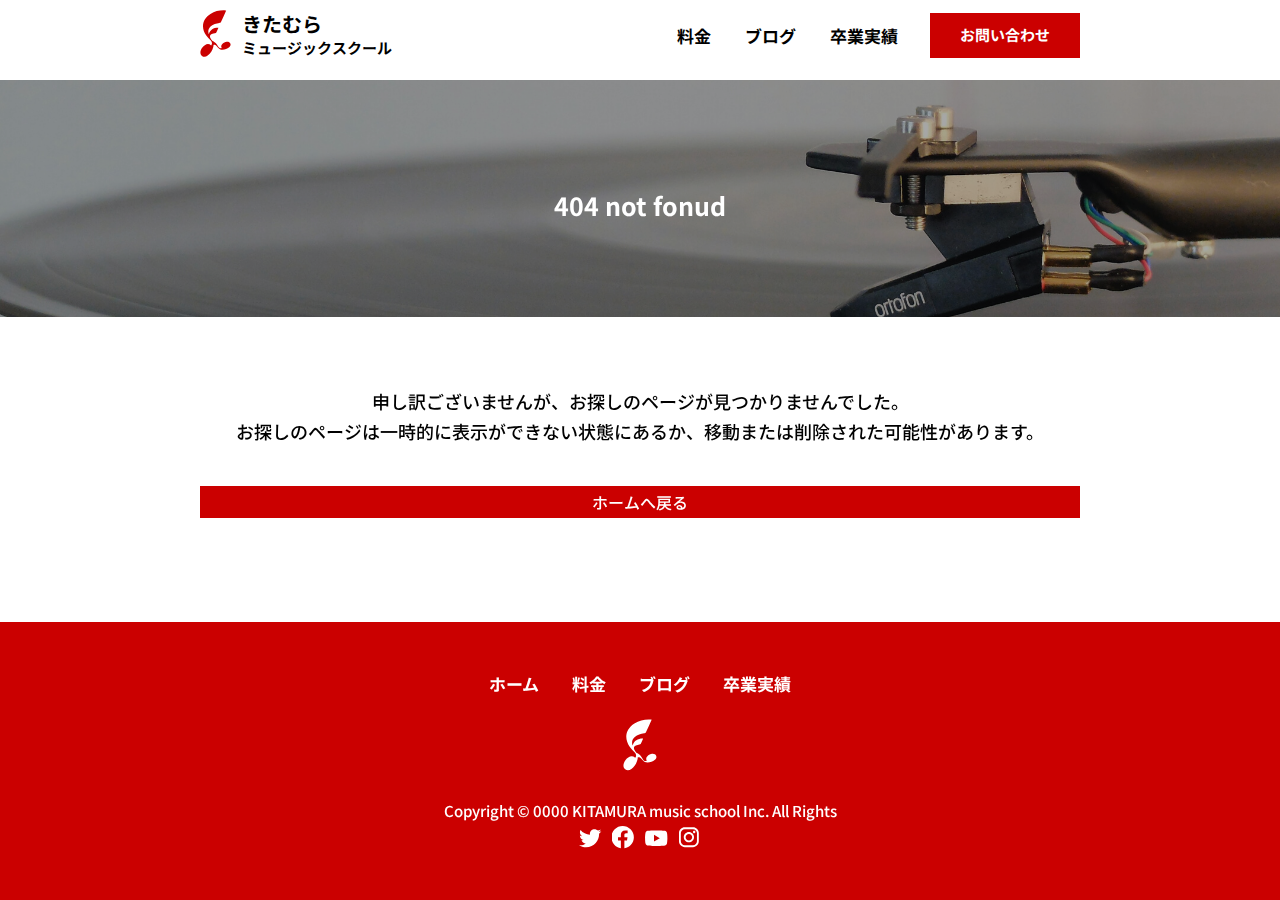
<file: publish/404/index.html>
<!doctype html>
<html lang="ja">

<head>
  <meta charset="UTF-8">
  <meta name="viewport" content="width=device-width,initial-scale=1">
  <meta content="https://localhost/assets/img/og-image.jpg" property="og:image">
  <meta content="website" property="og:type">
  <meta content="404 not fonud | きたむらミュージックスクール" property="og:title">
  <meta content="" name="keywords">
  <meta content="きたむらミュージックスクールの404 not fonudのページです。" name="description">
  <meta content="telephone=metaTags" name="format-detection">
  <title>404 not fonud | きたむらミュージックスクール</title>
  <link rel="icon" href="../assets/img/favicon.svg">
  <link rel="preconnect" href="https://fonts.googleapis.com">
  <link rel="preconnect" href="https://fonts.gstatic.com" crossorigin>
  <link href="https://fonts.googleapis.com/css2?family=Noto+Sans+JP:wght@400;500;700&display=swap" rel="stylesheet">

    <link rel="stylesheet" href="../assets/css/style.css?date=250717211607">
    <script src="../assets/js/default.js?date=250712221928" defer></script>
</head>

<body>
  <header class="header">
    <div class="header__inner inner">
      <div class="overlay"></div>
      <div class="header__box">      <a class="header__link" href="../top/">
        <svg class="header__logo">
          <use xlink:href="#logo"></use>
        </svg>
        <p class="header__text"><span class="header__text--large">きたむら</span><br class="br-pc">ミュージックスクール</p>
      </a>
</div>
      <nav class="header__nav header-nav">
        <p class="header-nav__box">
          <span class="header-nav__button">
            <span class="header-nav__line"></span>
          </span>
        </p>
        <div class="header-nav__container">
          <ul class="header-nav__list">
                          <li class="header-nav__item">
                <a class="header-nav__link" href="../plan/">料金</a>
              </li>
                          <li class="header-nav__item">
                <a class="header-nav__link" href="../blog/">ブログ</a>
              </li>
                          <li class="header-nav__item">
                <a class="header-nav__link" href="../result/">卒業実績</a>
              </li>
                      </ul>
          <a class="header-nav__contact button" href="../contact/">お問い合わせ</a>
        </div>
      </nav>
    </div>
  </header>
<main class="page404">
  <section class="page404__hero page404-hero hero">
    <picture class="index-hero__image hero__image">
      <source srcset="../assets/img/404/hero-pc.jpg" media="(min-width: 768px)">
      <img class="img-w-100" src="../assets/img/404/hero-sp.jpg" alt="404 not fonud" width="1125" height="1650">
    </picture>
    <h1 class="hero__head">404 not fonud</h1>
  </section>
  <div class="page404__inner inner">
    <div class="page404__container">
      <p class="page404__text">申し訳ございませんが、お探しのページが見つかりませんでした。<br>
        お探しのページは一時的に表示ができない状態にあるか、移動または削除された可能性があります。</p>
      <a class="button button--bottom page404__button" href="../top/">ホームへ戻る</a>
    </div>
  </div>
</main>
  <svg class="hidden" xmlns="http://www.w3.org/2000/svg">
    <symbol id="logo" viewBox="0 0 21 33">
      <path d="M20.1334 23.182C19.7653 22.3566 18.8131 21.9118 17.6807 22.0354C16.6012 22.1535 15.6762 22.6108 14.8962 23.351C13.9229 24.2751 13.7784 25.0889 14.3363 26.2915C13.4208 26.6889 12.6604 26.4007 12.0503 25.4766C11.4898 24.6281 10.9649 23.7401 10.2967 22.9818C9.92421 22.5589 9.52946 22.187 7.96208 21.4008C7.88261 21.2762 7.79954 21.1522 7.70939 21.03C7.35615 20.5502 6.98842 20.0691 6.72059 19.5415C6.1331 18.3837 6.46556 17.3659 7.65214 16.8662C8.32805 16.5818 9.0959 16.5221 9.80766 16.3119C10.1339 16.2155 10.5734 16.0779 10.7057 15.8252C11.2146 14.8536 11.62 13.8275 12.1369 12.6563C8.84968 12.5837 6.66783 13.8305 5.63814 16.9596C4.91212 14.9162 5.41899 13.0217 6.98369 11.6652C8.63472 10.2336 10.6505 9.72975 12.744 9.40886C13.112 9.35221 13.6545 9.21994 13.777 8.96193C15.0042 6.3767 16.1599 3.75797 17.3619 1.09149C17.0944 1.00904 16.9598 0.936974 16.8216 0.928967C13.223 0.723141 9.82158 1.38569 6.75355 3.3484C1.32982 6.81801 0.190413 12.6101 3.94234 17.841C4.78432 19.0145 5.85283 20.0306 6.85496 21.0828C7.94667 22.2291 8.10444 23.3804 7.25743 24.5284C5.76121 23.3659 4.58146 23.3062 2.98234 24.3659C1.70085 25.215 0.767836 26.3565 0.257429 27.8224C-0.278215 29.3599 0.0361767 30.8291 1.06795 31.6058C2.16914 32.4353 3.54552 32.3808 4.91481 31.3947C6.91694 29.9524 8.06468 27.9381 8.65666 25.586C8.77586 25.1124 8.83043 24.6506 8.82689 24.2001L8.84202 24.2422C9.35805 24.1028 9.88386 23.873 11.0203 25.1429C11.2965 25.4516 11.6084 25.7346 11.8801 26.0507C12.6598 26.9585 13.6396 27.436 14.8378 27.4114C16.5345 27.377 18.088 26.9105 19.3855 25.7716C20.2728 24.9928 20.5258 24.0628 20.1334 23.182Z" />
    </symbol>
    <symbol id="sns-icon-x" viewBox="0 0 23  23">
      <path d="M7.0344 21.3444C15.4753 21.3444 20.0913 14.3513 20.0913 8.28746C20.0913 8.08876 20.0873 7.89092 20.0781 7.6942C20.9741 7.04652 21.753 6.23824 22.3675 5.31813C21.5452 5.68334 20.6603 5.92957 19.7321 6.04051C20.6795 5.47256 21.407 4.57356 21.75 3.50207C20.8632 4.02772 19.8814 4.41001 18.8361 4.61589C17.9987 3.72395 16.8061 3.16602 15.4865 3.16602C12.9519 3.16602 10.8967 5.22123 10.8967 7.75475C10.8967 8.11496 10.9371 8.46507 11.0157 8.8011C7.20189 8.60938 3.81993 6.7832 1.55679 4.0065C1.16231 4.68451 0.935326 5.47256 0.935326 6.31296C0.935326 7.90515 1.74547 9.31055 2.97739 10.1329C2.22477 10.1097 1.51751 9.90285 0.898994 9.55874C0.89801 9.57789 0.89801 9.59713 0.89801 9.61726C0.89801 11.84 2.48002 13.6955 4.57961 14.1162C4.19418 14.2211 3.7886 14.2777 3.36989 14.2777C3.07428 14.2777 2.78673 14.2484 2.50722 14.1949C3.09145 16.0181 4.78548 17.3449 6.79427 17.3823C5.22335 18.6131 3.24481 19.3467 1.09467 19.3467C0.724442 19.3467 0.359222 19.3255 0 19.2831C2.03098 20.5846 4.44246 21.3444 7.0344 21.3444Z" fill="white" />
    </symbol>
    <symbol id="sns-icon-facebook" viewBox="35 0 23 23">
      <path d="M43.8725 22.3276C41.2576 21.9165 38.8591 20.5804 37.1205 18.5657C35.3635 16.5296 34.3958 13.925 34.3958 11.2318C34.3958 8.23178 35.5642 5.41126 37.6856 3.28979C39.8071 1.16834 42.6276 0 45.6276 0C48.6276 0 51.4481 1.16834 53.5696 3.28979C55.6911 5.41126 56.8594 8.23178 56.8594 11.2318C56.8594 13.925 55.8917 16.5296 54.1347 18.5657C52.396 20.5806 49.9985 21.9162 47.3837 22.3265L47.3828 14.4787H49.9995L50.4972 11.2318H47.3828V9.12471L47.3828 9.1039C47.3878 8.45673 47.6322 7.37105 49.2131 7.37105H50.6289V4.607C50.6197 4.6056 49.3325 4.38751 48.1149 4.38751C45.4584 4.38751 43.8725 6.02102 43.8725 8.75716V11.2318H41.0206V14.4787H43.8725V22.3276Z" fill="white" />
    </symbol>
    <symbol id="sns-icon-youtube" viewBox="71 0 23 23">
      <path d="M82.2424 20.0309C82.1726 20.0309 75.2368 20.0256 73.515 19.5644C72.5534 19.3077 71.7965 18.551 71.5396 17.5898C71.0785 15.8672 71.0731 12.2491 71.0731 12.2127C71.0731 12.1764 71.0785 8.55826 71.5396 6.83642C71.7962 5.87555 72.5531 5.11863 73.515 4.86103C75.2368 4.39986 82.1726 4.39453 82.2424 4.39453C82.3123 4.39453 89.2472 4.39986 90.9691 4.86103C91.931 5.11863 92.6879 5.87555 92.9445 6.83642C93.4056 8.55826 93.411 12.1764 93.411 12.2127C93.411 12.2491 93.4056 15.8672 92.9445 17.5898C92.6876 18.551 91.9307 19.3077 90.9691 19.5644C89.2472 20.0256 82.3123 20.0309 82.2424 20.0309ZM80.0081 8.8624V15.5638L85.8115 12.2127L80.0081 8.8624Z" fill="white" />
    </symbol>
    <symbol id="sns-icon-instagram" viewBox="103 0 23 23">
      <path d="M109.784 21.1346C106.591 21.1346 103.994 18.5376 103.994 15.3447V7.12194C103.994 3.92959 106.591 1.33203 109.784 1.33203H118.007C121.2 1.33203 123.797 3.92959 123.797 7.12194V15.3447C123.797 18.5376 121.2 21.1346 118.007 21.1346H109.784ZM105.84 7.12194V15.3447C105.84 17.5194 107.61 19.2888 109.784 19.2888H118.007C120.182 19.2888 121.951 17.5194 121.951 15.3447V7.12194C121.951 4.94727 120.182 3.17779 118.007 3.17779H109.784C107.61 3.17779 105.84 4.94727 105.84 7.12194ZM108.777 11.2336C108.777 8.41105 111.073 6.11476 113.895 6.11476C116.718 6.11476 119.014 8.41105 119.014 11.2336C119.014 14.0556 116.718 16.3519 113.895 16.3519C111.073 16.3519 108.777 14.0556 108.777 11.2336ZM110.623 11.2336C110.623 13.0379 112.091 14.5055 113.895 14.5055C115.7 14.5055 117.168 13.0379 117.168 11.2336C117.168 9.42873 115.7 7.96052 113.895 7.96052C112.091 7.96052 110.623 9.42873 110.623 11.2336ZM117.953 5.95224C117.953 5.27065 118.505 4.71842 119.187 4.71842C119.868 4.71842 120.42 5.27065 120.42 5.95224C120.42 6.63383 119.868 7.18607 119.187 7.18607C118.505 7.18607 117.953 6.63383 117.953 5.95224Z" fill="white" />
    </symbol>
  </svg>
  <div class="links">
    <div class="links__inner inner">
      <a class="links__to-top" href="javascript:void(0);">
        <svg viewBox="0 0 68 68">
          <circle cx="34" cy="34" r="34" />
          <path d="M45.6527 42.2031L34.0764 26.4995L22.5 42.2031" stroke="white" stroke-width="5" stroke-linecap="round" stroke-linejoin="round" />
        </svg>
      </a>
      <a class="links__to-contact links-to-contact button" href="../contact/"><span class="links-to-contact__span">お問い合わせ</span></a>
    </div>
  </div>
  <footer class="footer">
    <div class="footer__container">
      <ul class="footer__list">
                  <li class="footer__item">
            <a class="footer__link" href="../top/">
              <span>ホーム</span>
            </a>
          </li>
                  <li class="footer__item">
            <a class="footer__link" href="../plan/">
              <span>料金</span>
            </a>
          </li>
                  <li class="footer__item">
            <a class="footer__link" href="../blog/">
              <span>ブログ</span>
            </a>
          </li>
                  <li class="footer__item">
            <a class="footer__link" href="../result/">
              <span>卒業実績</span>
            </a>
          </li>
              </ul>
      <a class="footer__logo" href="../top/">
        <svg class="img-100">
          <use href="#logo"></use>
        </svg>
      </a>
      <p class="footer__copy">
        <small>Copyright &copy; 0000 KITAMURA music school Inc.<br class="br-sp">
          All Rights</small>
      </p>
      <div class="footer__sns footer-sns">
        <a class="footer-sns__link" href="https://x.com/" target="_blank" rel="noreferrer">
          <svg class="footer-sns__icon">
            <use href="#sns-icon-x"></use>
          </svg>
        </a>
        <a class="footer-sns__link" href="https://facebook.com/" target="_blank" rel="noreferrer">
          <svg class="footer-sns__icon">
            <use href="#sns-icon-facebook"></use>
          </svg>
        </a>
        <a class="footer-sns__link" href="https://youtube.com/" target="_blank" rel="noreferrer">
          <svg class="footer-sns__icon">
            <use href="#sns-icon-youtube"></use>
          </svg>
        </a>
        <a class="footer-sns__link" href="https://instagram.com/" target="_blank" rel="noreferrer">
          <svg class="footer-sns__icon">
            <use href="#sns-icon-instagram"></use>
          </svg>
        </a>
      </div>
    </div>
  </footer>
  </body>

  </html>
</file>
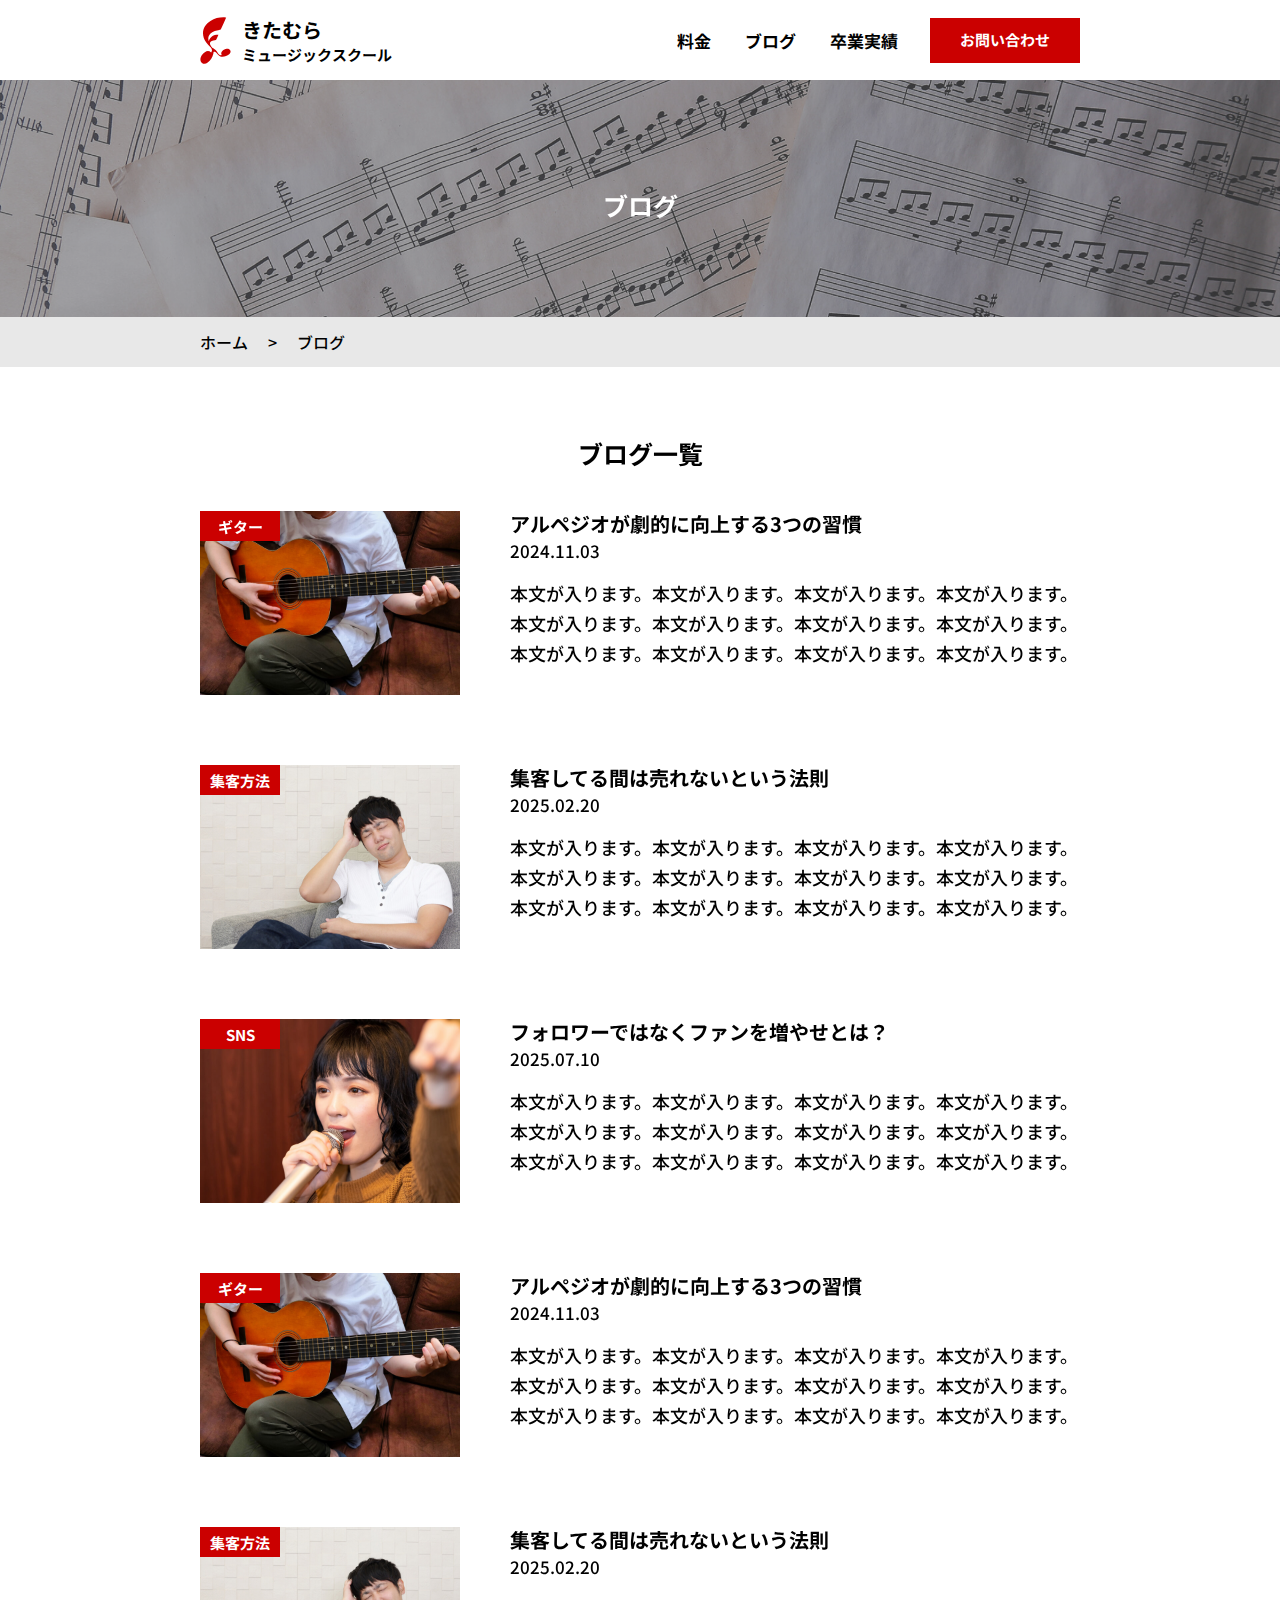
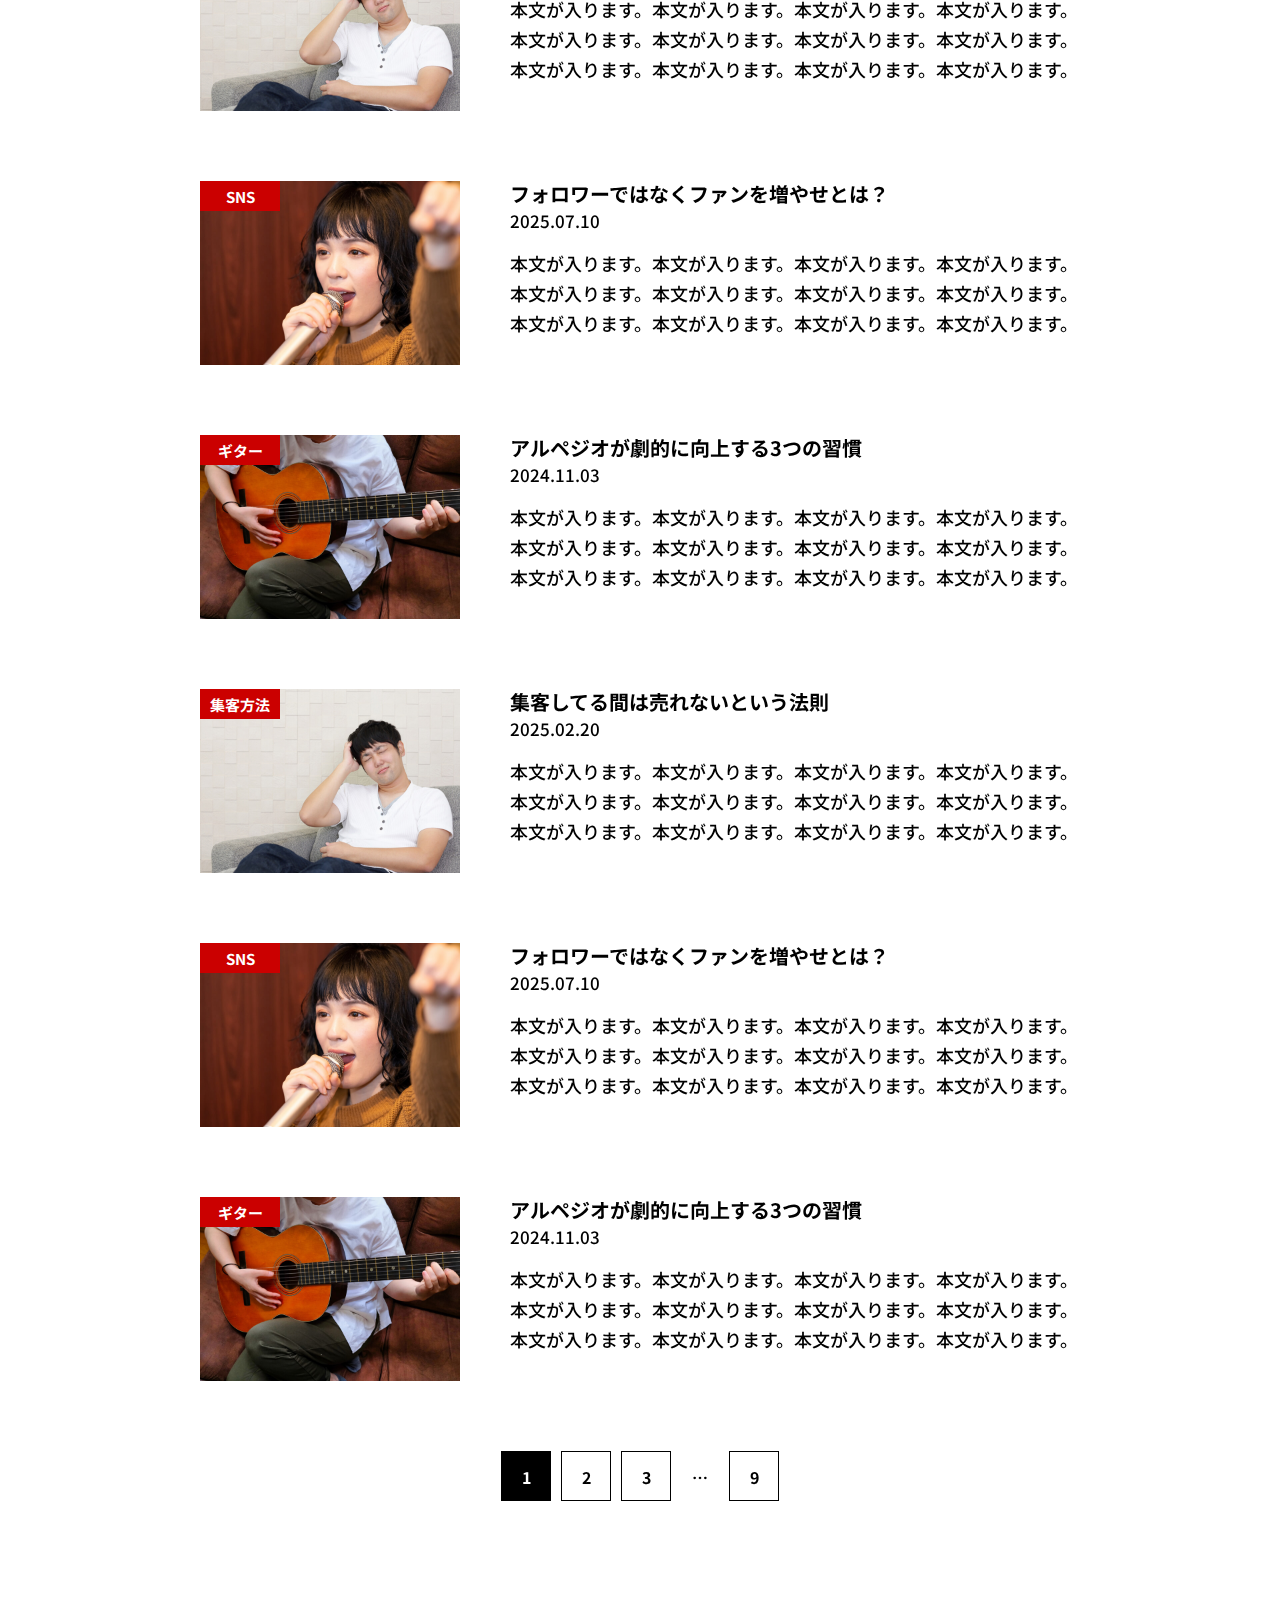
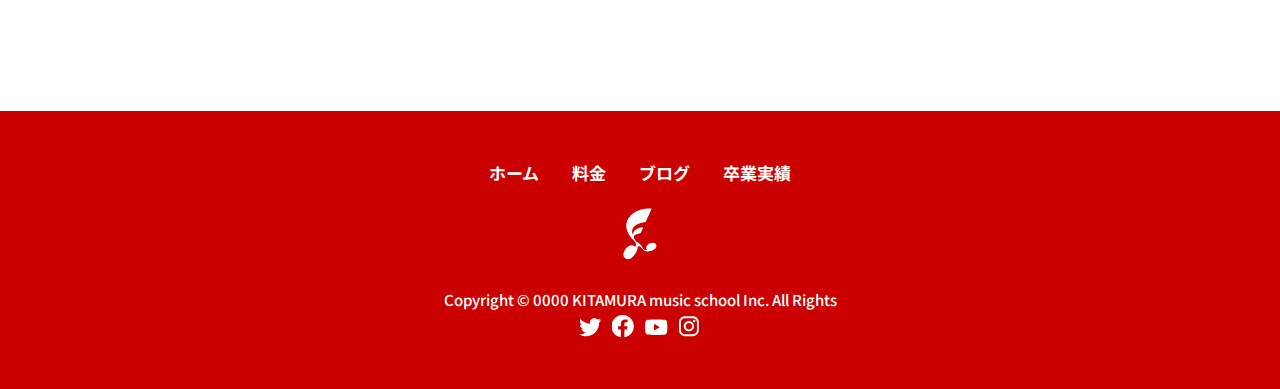
<file: publish/blog/index.html>
<!doctype html>
<html lang="ja">

<head>
  <meta charset="UTF-8">
  <meta name="viewport" content="width=device-width,initial-scale=1">
  <meta content="https://localhost/assets/img/og-image.jpg" property="og:image">
  <meta content="website" property="og:type">
  <meta content="ブログ | きたむらミュージックスクール" property="og:title">
  <meta content="" name="keywords">
  <meta content="きたむらミュージックスクールのブログのページです。" name="description">
  <meta content="telephone=metaTags" name="format-detection">
  <title>ブログ | きたむらミュージックスクール</title>
  <link rel="icon" href="../assets/img/favicon.svg">
  <link rel="preconnect" href="https://fonts.googleapis.com">
  <link rel="preconnect" href="https://fonts.gstatic.com" crossorigin>
  <link href="https://fonts.googleapis.com/css2?family=Noto+Sans+JP:wght@400;500;700&display=swap" rel="stylesheet">

  <link rel="stylesheet" href="../assets/css/style.css?date=250726224424">
  <script src="../assets/js/default.js?date=250726205110" defer></script>
</head>

<body>
  <header class="header">
    <div class="header__inner inner">
      <div class="header__box"> <a class="header__link" href="../top/">
          <svg class="header__logo">
            <use xlink:href="#logo"></use>
          </svg>
          <p class="header__text"><span class="header__text--large">きたむら</span><br class="br-pc">ミュージックスクール</p>
        </a>
      </div>
      <nav class="header__nav header-nav">
        <div class="header-nav__button">
          <div class="header-nav__box">
            <div class="header-nav__line"></div>
          </div>
        </div>
        <div class="header-nav__container">
          <ul class="header-nav__list">
            <li class="header-nav__item">
              <a class="header-nav__link" href="../plan/">料金</a>
            </li>
            <li class="header-nav__item">
              <a class="header-nav__link" href="../blog/">ブログ</a>
            </li>
            <li class="header-nav__item">
              <a class="header-nav__link" href="../result/">卒業実績</a>
            </li>
          </ul>
          <a class="header-nav__contact button" href="../contact/">お問い合わせ</a>
        </div>
      </nav>
    </div>
  </header>
  <main class="blog">
    <section class="blog__hero blog-hero hero">
      <picture class="index-hero__image hero__image">
        <source srcset="../assets/img/blog/hero-pc.jpg" media="(min-width: 768px)">
        <img class="img-w-100" src="../assets/img/blog/hero-sp.jpg" alt="ブログ" width="1125" height="1650">
      </picture>
      <h1 class="hero__head">ブログ</h1>
    </section>
    <nav class="blog__breadcrumb breadcrumb">
      <div class="breadcrumb__inner inner">
        <ul class="breadcrumb__list">
          <li class="breadcrumb__item"><a class="breadcrumb__link" href="../top/">ホーム</a>></li>
          <li class="breadcrumb__item">ブログ</li>
        </ul>
      </div>
    </nav>
    <section class="blog__content blog-content">
      <div class="blog__inner inner">
        <h2 class="blog-content__head page-title">ブログ一覧</h2>
        <div class="blog-content__container">
          <article class="blog-content__item">
            <a class="blog-content__card card" href="details.html">
              <div class="card__image-box">
                <picture class="card__image">
                  <source srcset="../assets/img/blog/01-pc.jpg" media="(min-width: 768px)">
                  <img class="img-100" src="../assets/img/blog/01-sp.jpg" alt="" width="1005" height="600" loading="lazy">
                </picture>
                <p class="card__tag">ギター</p>
              </div>
              <h3 class="card__title ellipsis">アルペジオが劇的に向上する3つの習慣</h3>
              <time class="card__date" datetime="2024-11-03">2024.11.03</time>
              <p class="card__text card__text--list ellipsis">本文が入ります。本文が入ります。本文が入ります。本文が入ります。本文が入ります。本文が入ります。本文が入ります。本文が入ります。本文が入ります。本文が入ります。本文が入ります。本文が入ります。</p>
            </a>
          </article>
          <article class="blog-content__item">
            <a class="blog-content__card card" href="details.html">
              <div class="card__image-box">
                <picture class="card__image">
                  <source srcset="../assets/img/blog/02-pc.jpg" media="(min-width: 768px)">
                  <img class="img-100" src="../assets/img/blog/02-sp.jpg" alt="" width="1005" height="600" loading="lazy">
                </picture>
                <p class="card__tag">集客方法</p>
              </div>
              <h3 class="card__title ellipsis">集客してる間は売れないという法則</h3>
              <time class="card__date" datetime="2025-02-20">2025.02.20</time>
              <p class="card__text card__text--list ellipsis">本文が入ります。本文が入ります。本文が入ります。本文が入ります。本文が入ります。本文が入ります。本文が入ります。本文が入ります。本文が入ります。本文が入ります。本文が入ります。本文が入ります。</p>
            </a>
          </article>
          <article class="blog-content__item">
            <a class="blog-content__card card" href="details.html">
              <div class="card__image-box">
                <picture class="card__image">
                  <source srcset="../assets/img/blog/03-pc.jpg" media="(min-width: 768px)">
                  <img class="img-100" src="../assets/img/blog/03-sp.jpg" alt="" width="1005" height="600" loading="lazy">
                </picture>
                <p class="card__tag">SNS</p>
              </div>
              <h3 class="card__title ellipsis">フォロワーではなくファンを増やせとは？</h3>
              <time class="card__date" datetime="2025-07-10">2025.07.10</time>
              <p class="card__text card__text--list ellipsis">本文が入ります。本文が入ります。本文が入ります。本文が入ります。本文が入ります。本文が入ります。本文が入ります。本文が入ります。本文が入ります。本文が入ります。本文が入ります。本文が入ります。</p>
            </a>
          </article>
          <article class="blog-content__item">
            <a class="blog-content__card card" href="details.html">
              <div class="card__image-box">
                <picture class="card__image">
                  <source srcset="../assets/img/blog/01-pc.jpg" media="(min-width: 768px)">
                  <img class="img-100" src="../assets/img/blog/01-sp.jpg" alt="" width="1005" height="600" loading="lazy">
                </picture>
                <p class="card__tag">ギター</p>
              </div>
              <h3 class="card__title ellipsis">アルペジオが劇的に向上する3つの習慣</h3>
              <time class="card__date" datetime="2024-11-03">2024.11.03</time>
              <p class="card__text card__text--list ellipsis">本文が入ります。本文が入ります。本文が入ります。本文が入ります。本文が入ります。本文が入ります。本文が入ります。本文が入ります。本文が入ります。本文が入ります。本文が入ります。本文が入ります。</p>
            </a>
          </article>
          <article class="blog-content__item">
            <a class="blog-content__card card" href="details.html">
              <div class="card__image-box">
                <picture class="card__image">
                  <source srcset="../assets/img/blog/02-pc.jpg" media="(min-width: 768px)">
                  <img class="img-100" src="../assets/img/blog/02-sp.jpg" alt="" width="1005" height="600" loading="lazy">
                </picture>
                <p class="card__tag">集客方法</p>
              </div>
              <h3 class="card__title ellipsis">集客してる間は売れないという法則</h3>
              <time class="card__date" datetime="2025-02-20">2025.02.20</time>
              <p class="card__text card__text--list ellipsis">本文が入ります。本文が入ります。本文が入ります。本文が入ります。本文が入ります。本文が入ります。本文が入ります。本文が入ります。本文が入ります。本文が入ります。本文が入ります。本文が入ります。</p>
            </a>
          </article>
          <article class="blog-content__item">
            <a class="blog-content__card card" href="details.html">
              <div class="card__image-box">
                <picture class="card__image">
                  <source srcset="../assets/img/blog/03-pc.jpg" media="(min-width: 768px)">
                  <img class="img-100" src="../assets/img/blog/03-sp.jpg" alt="" width="1005" height="600" loading="lazy">
                </picture>
                <p class="card__tag">SNS</p>
              </div>
              <h3 class="card__title ellipsis">フォロワーではなくファンを増やせとは？</h3>
              <time class="card__date" datetime="2025-07-10">2025.07.10</time>
              <p class="card__text card__text--list ellipsis">本文が入ります。本文が入ります。本文が入ります。本文が入ります。本文が入ります。本文が入ります。本文が入ります。本文が入ります。本文が入ります。本文が入ります。本文が入ります。本文が入ります。</p>
            </a>
          </article>
          <article class="blog-content__item">
            <a class="blog-content__card card" href="details.html">
              <div class="card__image-box">
                <picture class="card__image">
                  <source srcset="../assets/img/blog/01-pc.jpg" media="(min-width: 768px)">
                  <img class="img-100" src="../assets/img/blog/01-sp.jpg" alt="" width="1005" height="600" loading="lazy">
                </picture>
                <p class="card__tag">ギター</p>
              </div>
              <h3 class="card__title ellipsis">アルペジオが劇的に向上する3つの習慣</h3>
              <time class="card__date" datetime="2024-11-03">2024.11.03</time>
              <p class="card__text card__text--list ellipsis">本文が入ります。本文が入ります。本文が入ります。本文が入ります。本文が入ります。本文が入ります。本文が入ります。本文が入ります。本文が入ります。本文が入ります。本文が入ります。本文が入ります。</p>
            </a>
          </article>
          <article class="blog-content__item">
            <a class="blog-content__card card" href="details.html">
              <div class="card__image-box">
                <picture class="card__image">
                  <source srcset="../assets/img/blog/02-pc.jpg" media="(min-width: 768px)">
                  <img class="img-100" src="../assets/img/blog/02-sp.jpg" alt="" width="1005" height="600" loading="lazy">
                </picture>
                <p class="card__tag">集客方法</p>
              </div>
              <h3 class="card__title ellipsis">集客してる間は売れないという法則</h3>
              <time class="card__date" datetime="2025-02-20">2025.02.20</time>
              <p class="card__text card__text--list ellipsis">本文が入ります。本文が入ります。本文が入ります。本文が入ります。本文が入ります。本文が入ります。本文が入ります。本文が入ります。本文が入ります。本文が入ります。本文が入ります。本文が入ります。</p>
            </a>
          </article>
          <article class="blog-content__item">
            <a class="blog-content__card card" href="details.html">
              <div class="card__image-box">
                <picture class="card__image">
                  <source srcset="../assets/img/blog/03-pc.jpg" media="(min-width: 768px)">
                  <img class="img-100" src="../assets/img/blog/03-sp.jpg" alt="" width="1005" height="600" loading="lazy">
                </picture>
                <p class="card__tag">SNS</p>
              </div>
              <h3 class="card__title ellipsis">フォロワーではなくファンを増やせとは？</h3>
              <time class="card__date" datetime="2025-07-10">2025.07.10</time>
              <p class="card__text card__text--list ellipsis">本文が入ります。本文が入ります。本文が入ります。本文が入ります。本文が入ります。本文が入ります。本文が入ります。本文が入ります。本文が入ります。本文が入ります。本文が入ります。本文が入ります。</p>
            </a>
          </article>
          <article class="blog-content__item">
            <a class="blog-content__card card" href="details.html">
              <div class="card__image-box">
                <picture class="card__image">
                  <source srcset="../assets/img/blog/01-pc.jpg" media="(min-width: 768px)">
                  <img class="img-100" src="../assets/img/blog/01-sp.jpg" alt="" width="1005" height="600" loading="lazy">
                </picture>
                <p class="card__tag">ギター</p>
              </div>
              <h3 class="card__title ellipsis">アルペジオが劇的に向上する3つの習慣</h3>
              <time class="card__date" datetime="2024-11-03">2024.11.03</time>
              <p class="card__text card__text--list ellipsis">本文が入ります。本文が入ります。本文が入ります。本文が入ります。本文が入ります。本文が入ります。本文が入ります。本文が入ります。本文が入ります。本文が入ります。本文が入ります。本文が入ります。</p>
            </a>
          </article>
        </div>
      </div>
    </section>
    <nav class="blog__pager pager">
      <ul class="pager__list">
        <li class="pager__item pager__item--active"><span class="pager__inner">1</span></li>
        <li class="pager__item"><a class="pager__inner pager__link" href="">2</a></li>
        <li class="pager__item"><a class="pager__inner pager__link" href="">3</a></li>
        <li class="pager__item pager__item--dot"><span class="pager__inner">…</span></li>
        <li class="pager__item"><a class="pager__inner pager__link" href="">9</a></li>
      </ul>
    </nav>
  </main>
  <svg class="hidden" xmlns="http://www.w3.org/2000/svg">
    <symbol id="logo" viewBox="0 0 21 33">
      <path d="M20.1334 23.182C19.7653 22.3566 18.8131 21.9118 17.6807 22.0354C16.6012 22.1535 15.6762 22.6108 14.8962 23.351C13.9229 24.2751 13.7784 25.0889 14.3363 26.2915C13.4208 26.6889 12.6604 26.4007 12.0503 25.4766C11.4898 24.6281 10.9649 23.7401 10.2967 22.9818C9.92421 22.5589 9.52946 22.187 7.96208 21.4008C7.88261 21.2762 7.79954 21.1522 7.70939 21.03C7.35615 20.5502 6.98842 20.0691 6.72059 19.5415C6.1331 18.3837 6.46556 17.3659 7.65214 16.8662C8.32805 16.5818 9.0959 16.5221 9.80766 16.3119C10.1339 16.2155 10.5734 16.0779 10.7057 15.8252C11.2146 14.8536 11.62 13.8275 12.1369 12.6563C8.84968 12.5837 6.66783 13.8305 5.63814 16.9596C4.91212 14.9162 5.41899 13.0217 6.98369 11.6652C8.63472 10.2336 10.6505 9.72975 12.744 9.40886C13.112 9.35221 13.6545 9.21994 13.777 8.96193C15.0042 6.3767 16.1599 3.75797 17.3619 1.09149C17.0944 1.00904 16.9598 0.936974 16.8216 0.928967C13.223 0.723141 9.82158 1.38569 6.75355 3.3484C1.32982 6.81801 0.190413 12.6101 3.94234 17.841C4.78432 19.0145 5.85283 20.0306 6.85496 21.0828C7.94667 22.2291 8.10444 23.3804 7.25743 24.5284C5.76121 23.3659 4.58146 23.3062 2.98234 24.3659C1.70085 25.215 0.767836 26.3565 0.257429 27.8224C-0.278215 29.3599 0.0361767 30.8291 1.06795 31.6058C2.16914 32.4353 3.54552 32.3808 4.91481 31.3947C6.91694 29.9524 8.06468 27.9381 8.65666 25.586C8.77586 25.1124 8.83043 24.6506 8.82689 24.2001L8.84202 24.2422C9.35805 24.1028 9.88386 23.873 11.0203 25.1429C11.2965 25.4516 11.6084 25.7346 11.8801 26.0507C12.6598 26.9585 13.6396 27.436 14.8378 27.4114C16.5345 27.377 18.088 26.9105 19.3855 25.7716C20.2728 24.9928 20.5258 24.0628 20.1334 23.182Z" />
    </symbol>
    <symbol id="sns-icon-x" viewBox="0 0 23  23">
      <path d="M7.0344 21.3444C15.4753 21.3444 20.0913 14.3513 20.0913 8.28746C20.0913 8.08876 20.0873 7.89092 20.0781 7.6942C20.9741 7.04652 21.753 6.23824 22.3675 5.31813C21.5452 5.68334 20.6603 5.92957 19.7321 6.04051C20.6795 5.47256 21.407 4.57356 21.75 3.50207C20.8632 4.02772 19.8814 4.41001 18.8361 4.61589C17.9987 3.72395 16.8061 3.16602 15.4865 3.16602C12.9519 3.16602 10.8967 5.22123 10.8967 7.75475C10.8967 8.11496 10.9371 8.46507 11.0157 8.8011C7.20189 8.60938 3.81993 6.7832 1.55679 4.0065C1.16231 4.68451 0.935326 5.47256 0.935326 6.31296C0.935326 7.90515 1.74547 9.31055 2.97739 10.1329C2.22477 10.1097 1.51751 9.90285 0.898994 9.55874C0.89801 9.57789 0.89801 9.59713 0.89801 9.61726C0.89801 11.84 2.48002 13.6955 4.57961 14.1162C4.19418 14.2211 3.7886 14.2777 3.36989 14.2777C3.07428 14.2777 2.78673 14.2484 2.50722 14.1949C3.09145 16.0181 4.78548 17.3449 6.79427 17.3823C5.22335 18.6131 3.24481 19.3467 1.09467 19.3467C0.724442 19.3467 0.359222 19.3255 0 19.2831C2.03098 20.5846 4.44246 21.3444 7.0344 21.3444Z" fill="white" />
    </symbol>
    <symbol id="sns-icon-facebook" viewBox="35 0 23 23">
      <path d="M43.8725 22.3276C41.2576 21.9165 38.8591 20.5804 37.1205 18.5657C35.3635 16.5296 34.3958 13.925 34.3958 11.2318C34.3958 8.23178 35.5642 5.41126 37.6856 3.28979C39.8071 1.16834 42.6276 0 45.6276 0C48.6276 0 51.4481 1.16834 53.5696 3.28979C55.6911 5.41126 56.8594 8.23178 56.8594 11.2318C56.8594 13.925 55.8917 16.5296 54.1347 18.5657C52.396 20.5806 49.9985 21.9162 47.3837 22.3265L47.3828 14.4787H49.9995L50.4972 11.2318H47.3828V9.12471L47.3828 9.1039C47.3878 8.45673 47.6322 7.37105 49.2131 7.37105H50.6289V4.607C50.6197 4.6056 49.3325 4.38751 48.1149 4.38751C45.4584 4.38751 43.8725 6.02102 43.8725 8.75716V11.2318H41.0206V14.4787H43.8725V22.3276Z" fill="white" />
    </symbol>
    <symbol id="sns-icon-youtube" viewBox="71 0 23 23">
      <path d="M82.2424 20.0309C82.1726 20.0309 75.2368 20.0256 73.515 19.5644C72.5534 19.3077 71.7965 18.551 71.5396 17.5898C71.0785 15.8672 71.0731 12.2491 71.0731 12.2127C71.0731 12.1764 71.0785 8.55826 71.5396 6.83642C71.7962 5.87555 72.5531 5.11863 73.515 4.86103C75.2368 4.39986 82.1726 4.39453 82.2424 4.39453C82.3123 4.39453 89.2472 4.39986 90.9691 4.86103C91.931 5.11863 92.6879 5.87555 92.9445 6.83642C93.4056 8.55826 93.411 12.1764 93.411 12.2127C93.411 12.2491 93.4056 15.8672 92.9445 17.5898C92.6876 18.551 91.9307 19.3077 90.9691 19.5644C89.2472 20.0256 82.3123 20.0309 82.2424 20.0309ZM80.0081 8.8624V15.5638L85.8115 12.2127L80.0081 8.8624Z" fill="white" />
    </symbol>
    <symbol id="sns-icon-instagram" viewBox="103 0 23 23">
      <path d="M109.784 21.1346C106.591 21.1346 103.994 18.5376 103.994 15.3447V7.12194C103.994 3.92959 106.591 1.33203 109.784 1.33203H118.007C121.2 1.33203 123.797 3.92959 123.797 7.12194V15.3447C123.797 18.5376 121.2 21.1346 118.007 21.1346H109.784ZM105.84 7.12194V15.3447C105.84 17.5194 107.61 19.2888 109.784 19.2888H118.007C120.182 19.2888 121.951 17.5194 121.951 15.3447V7.12194C121.951 4.94727 120.182 3.17779 118.007 3.17779H109.784C107.61 3.17779 105.84 4.94727 105.84 7.12194ZM108.777 11.2336C108.777 8.41105 111.073 6.11476 113.895 6.11476C116.718 6.11476 119.014 8.41105 119.014 11.2336C119.014 14.0556 116.718 16.3519 113.895 16.3519C111.073 16.3519 108.777 14.0556 108.777 11.2336ZM110.623 11.2336C110.623 13.0379 112.091 14.5055 113.895 14.5055C115.7 14.5055 117.168 13.0379 117.168 11.2336C117.168 9.42873 115.7 7.96052 113.895 7.96052C112.091 7.96052 110.623 9.42873 110.623 11.2336ZM117.953 5.95224C117.953 5.27065 118.505 4.71842 119.187 4.71842C119.868 4.71842 120.42 5.27065 120.42 5.95224C120.42 6.63383 119.868 7.18607 119.187 7.18607C118.505 7.18607 117.953 6.63383 117.953 5.95224Z" fill="white" />
    </symbol>
  </svg>
  <div class="links">
    <div class="links__inner inner">
      <a class="links__to-top" href="javascript:void(0);">
        <svg viewBox="0 0 68 68">
          <circle cx="34" cy="34" r="34" />
          <path d="M45.6527 42.2031L34.0764 26.4995L22.5 42.2031" stroke="white" stroke-width="5" stroke-linecap="round" stroke-linejoin="round" />
        </svg>
      </a>
      <a class="links__to-contact links-to-contact button" href="../contact/"><span class="links-to-contact__span">お問い合わせ</span></a>
    </div>
  </div>
  <footer class="footer">
    <div class="footer__container">
      <ul class="footer__list">
        <li class="footer__item">
          <a class="footer__link" href="../top/">
            <span>ホーム</span>
          </a>
        </li>
        <li class="footer__item">
          <a class="footer__link" href="../plan/">
            <span>料金</span>
          </a>
        </li>
        <li class="footer__item">
          <a class="footer__link" href="../blog/">
            <span>ブログ</span>
          </a>
        </li>
        <li class="footer__item">
          <a class="footer__link" href="../result/">
            <span>卒業実績</span>
          </a>
        </li>
      </ul>
      <a class="footer__logo" href="../top/">
        <svg class="img-100">
          <use href="#logo"></use>
        </svg>
      </a>
      <p class="footer__copy">
        <small>Copyright &copy; 0000 KITAMURA music school Inc.<br class="br-sp">
          All Rights</small>
      </p>
      <div class="footer__sns footer-sns">
        <a class="footer-sns__link" href="https://x.com/" target="_blank" rel="noreferrer">
          <svg class="footer-sns__icon">
            <use href="#sns-icon-x"></use>
          </svg>
        </a>
        <a class="footer-sns__link" href="https://facebook.com/" target="_blank" rel="noreferrer">
          <svg class="footer-sns__icon">
            <use href="#sns-icon-facebook"></use>
          </svg>
        </a>
        <a class="footer-sns__link" href="https://youtube.com/" target="_blank" rel="noreferrer">
          <svg class="footer-sns__icon">
            <use href="#sns-icon-youtube"></use>
          </svg>
        </a>
        <a class="footer-sns__link" href="https://instagram.com/" target="_blank" rel="noreferrer">
          <svg class="footer-sns__icon">
            <use href="#sns-icon-instagram"></use>
          </svg>
        </a>
      </div>
    </div>
  </footer>
</body>

</html>
</file>
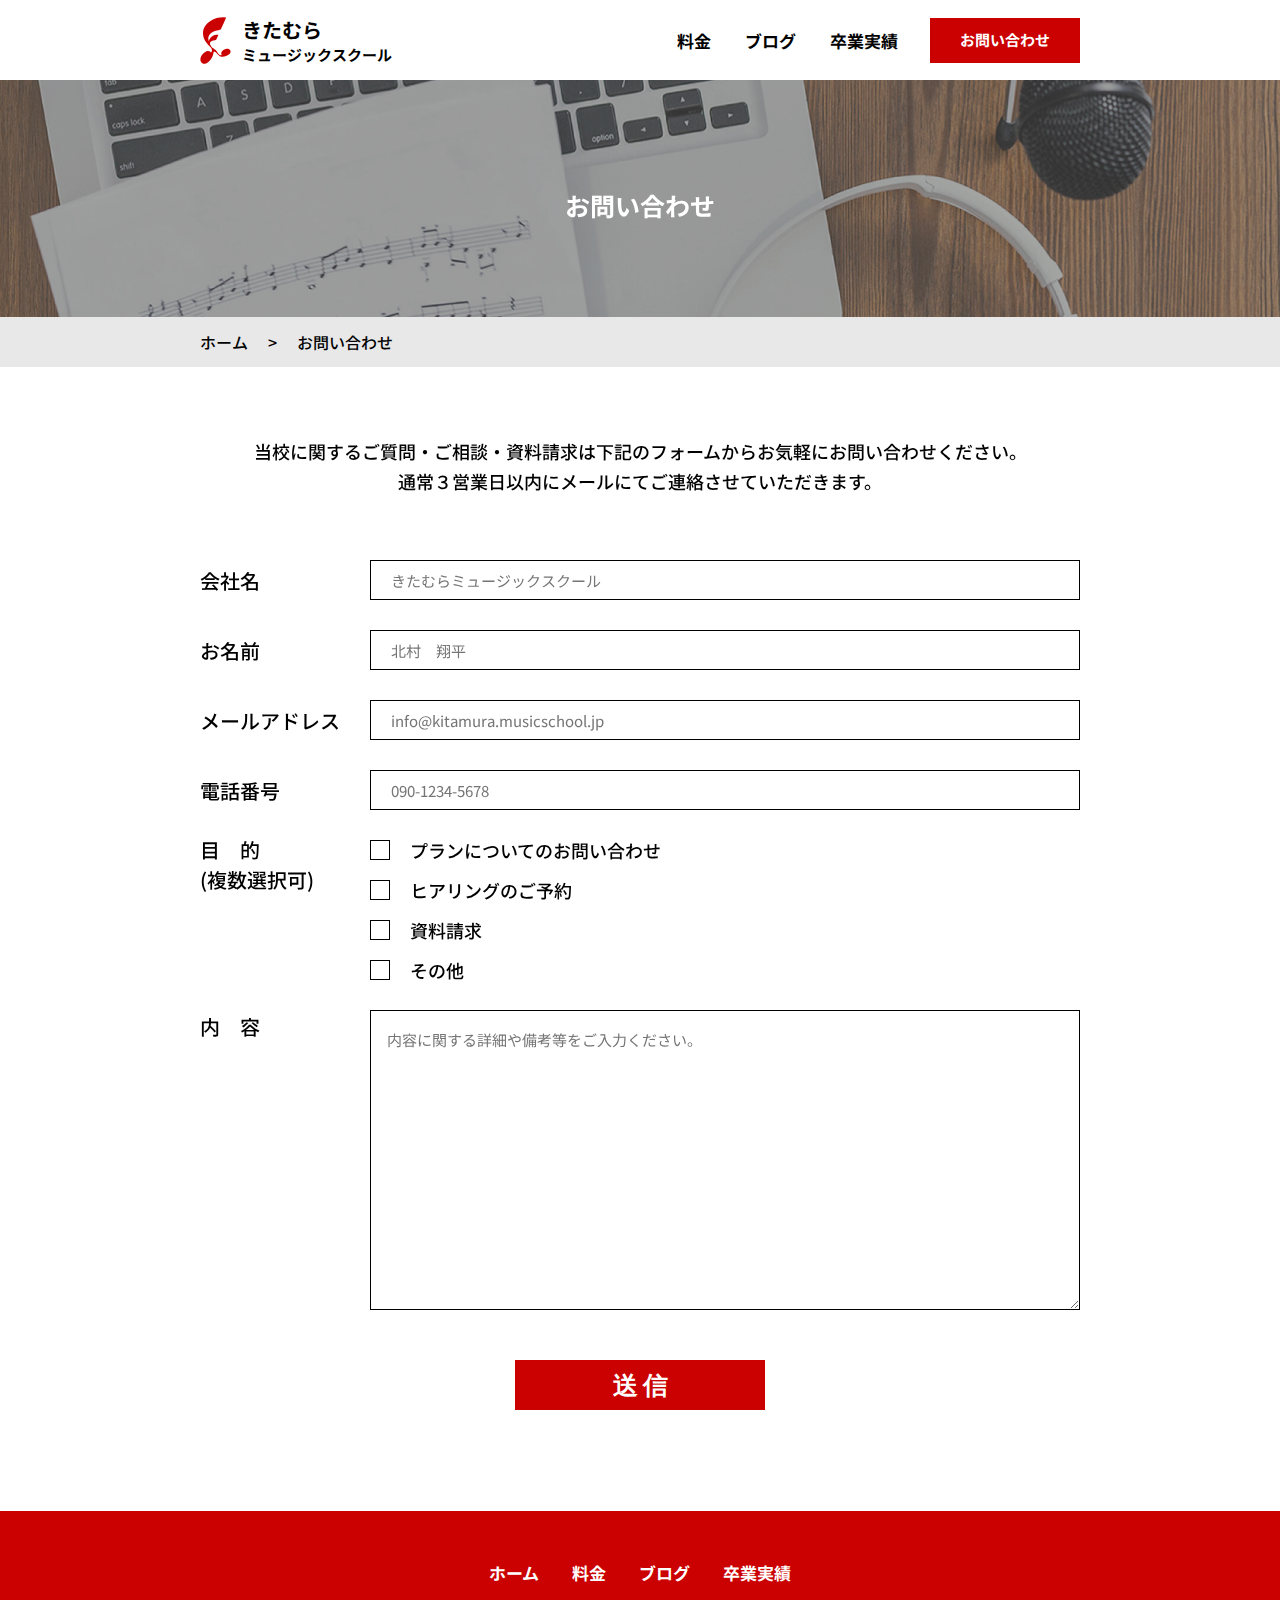
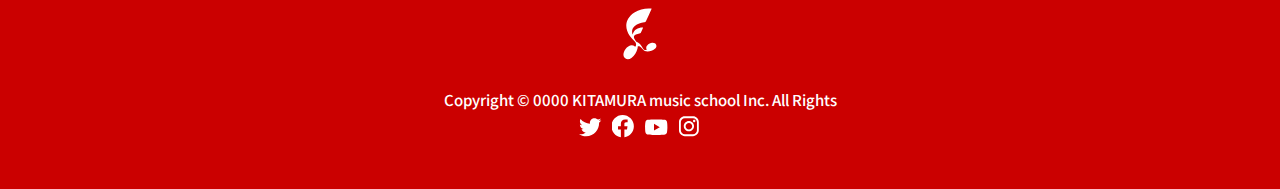
<file: publish/contact/index.html>
<!doctype html>
<html lang="ja">

<head>
  <meta charset="UTF-8">
  <meta name="viewport" content="width=device-width,initial-scale=1">
  <meta content="https://localhost/assets/img/og-image.jpg" property="og:image">
  <meta content="website" property="og:type">
  <meta content="お問い合わせ | きたむらミュージックスクール" property="og:title">
  <meta content="" name="keywords">
  <meta content="きたむらミュージックスクールのお問い合わせのページです。" name="description">
  <meta content="telephone=metaTags" name="format-detection">
  <title>お問い合わせ | きたむらミュージックスクール</title>
  <link rel="icon" href="../assets/img/favicon.svg">
  <link rel="preconnect" href="https://fonts.googleapis.com">
  <link rel="preconnect" href="https://fonts.gstatic.com" crossorigin>
  <link href="https://fonts.googleapis.com/css2?family=Noto+Sans+JP:wght@400;500;700&display=swap" rel="stylesheet">

  <link rel="stylesheet" href="../assets/css/style.css?date=250805173852">
  <script src="../assets/js/default.js?date=250801010935" defer></script>
</head>

<body>
  <header class="header">
    <div class="header__inner inner">
      <div class="header__box"> <a class="header__link" href="../top/">
          <svg class="header__logo">
            <use xlink:href="#logo"></use>
          </svg>
          <span class="header__text"><span class="header__text--large">きたむら</span><br class="br-pc">ミュージックスクール</span>
        </a>
      </div>
      <nav class="header__nav header-nav">
        <div class="header-nav__button">
          <div class="header-nav__box">
            <div class="header-nav__line"></div>
          </div>
        </div>
        <div class="header-nav__container">
          <ul class="header-nav__list">
            <li class="header-nav__item">
              <a class="header-nav__link" href="../plan/">料金</a>
            </li>
            <li class="header-nav__item">
              <a class="header-nav__link" href="../blog/">ブログ</a>
            </li>
            <li class="header-nav__item">
              <a class="header-nav__link" href="../result/">卒業実績</a>
            </li>
          </ul>
          <a class="header-nav__contact button" href="../contact/">お問い合わせ</a>
        </div>
      </nav>
    </div>
  </header>
  <main class="contact">
    <section class="contact__hero contact-hero hero">
      <picture class="index-hero__image hero__image">
        <source srcset="../assets/img/contact/hero-pc.jpg" media="(min-width: 768px)">
        <img class="img-w-100" src="../assets/img/contact/hero-sp.jpg" alt="お問い合わせ" width="1125" height="1650">
      </picture>
      <h1 class="hero__head">お問い合わせ</h1>
    </section>
    <nav class="contact__breadcrumb breadcrumb">
      <div class="breadcrumb__inner inner">
        <ul class="breadcrumb__list">
          <li class="breadcrumb__item"><a class="breadcrumb__link" href="../top/">ホーム</a>></li>
          <li class="breadcrumb__item">お問い合わせ</li>
        </ul>
      </div>
    </nav>
    <div class="contact__container">
      <div class="contact__inner inner">
        <p class="contact__text">当校に関するご質問・ご相談・資料請求は下記のフォームからお気軽にお問い合わせください。<br>
          通常３営業日以内にメールにてご連絡させていただきます。</p>
        <form class="contact__form contact-form" action="send.html" method="post">
          <fieldset class="contact-form__fieldset">
            <label class="contact-form__label" for="company_name">会社名</label>
            <input type="text" class="contact-form__input" name="company_name" id="company_name" placeholder="きたむらミュージックスクール">
          </fieldset>
          <fieldset class="contact-form__fieldset">
            <label class="contact-form__label" for="name">お名前</label>
            <input type="text" class="contact-form__input" name="name" id="name" placeholder="北村　翔平">
          </fieldset>
          <fieldset class="contact-form__fieldset">
            <label class="contact-form__label" for="email">メールアドレス</label>
            <input type="email" class="contact-form__input" name="email" id="email" placeholder="info@kitamura.musicschool.jp">
          </fieldset>
          <fieldset class="contact-form__fieldset">
            <label class="contact-form__label" for="tel">電話番号</label>
            <input type="tel" class="contact-form__input" name="tel" id="tel" placeholder="090-1234-5678">
          </fieldset>
          <fieldset class="contact-form__fieldset contact-form__fieldset--checkboxes">
            <p class="contact-form__legend">
              <span class="contact-form__text-space">目的</span><br class="br-pc">(複数選択可)
            </p>
            <div class="contact-form__checkbox-wrapper">
              <label class="contact-form__label contact-form__label--checkbox">
                <input type="checkbox" class="contact-form__checkbox" name="purpose[]" value="プランについてのお問い合わせ">
                <span class="contact-form__text--checkbox">プランについてのお問い合わせ</span>
              </label>
              <label class="contact-form__label contact-form__label--checkbox">
                <input type="checkbox" class="contact-form__checkbox" name="purpose[]" value="ヒアリングのご予約">
                <span class="contact-form__text--checkbox">ヒアリングのご予約</span>
              </label>
              <label class="contact-form__label contact-form__label--checkbox">
                <input type="checkbox" class="contact-form__checkbox" name="purpose[]" value="資料請求">
                <span class="contact-form__text--checkbox">資料請求</span>
              </label>
              <label class="contact-form__label contact-form__label--checkbox">
                <input type="checkbox" class="contact-form__checkbox" name="purpose[]" value="その他">
                <span class="contact-form__text--checkbox">その他</span>
              </label>
            </div>
          </fieldset>
          <fieldset class="contact-form__fieldset  contact-form__fieldset--textarea">
            <label class="contact-form__label contact-form__label--textarea" for="message"><span class="contact-form__text-space">内容</span></label>
            <textarea class="contact-form__textarea" name="message" id="message" placeholder="内容に関する詳細や備考等をご入力ください。"></textarea>
          </fieldset>
          <button type="submit" class="contact__button contact-button contact-button--submit button"><span class="contact-button__span contact-button__span--submit">送信</span></button>
        </form>
      </div>
    </div>
  </main>
  <svg class="hidden" xmlns="http://www.w3.org/2000/svg">
    <symbol id="logo" viewBox="0 0 21 33">
      <path d="M20.1334 23.182C19.7653 22.3566 18.8131 21.9118 17.6807 22.0354C16.6012 22.1535 15.6762 22.6108 14.8962 23.351C13.9229 24.2751 13.7784 25.0889 14.3363 26.2915C13.4208 26.6889 12.6604 26.4007 12.0503 25.4766C11.4898 24.6281 10.9649 23.7401 10.2967 22.9818C9.92421 22.5589 9.52946 22.187 7.96208 21.4008C7.88261 21.2762 7.79954 21.1522 7.70939 21.03C7.35615 20.5502 6.98842 20.0691 6.72059 19.5415C6.1331 18.3837 6.46556 17.3659 7.65214 16.8662C8.32805 16.5818 9.0959 16.5221 9.80766 16.3119C10.1339 16.2155 10.5734 16.0779 10.7057 15.8252C11.2146 14.8536 11.62 13.8275 12.1369 12.6563C8.84968 12.5837 6.66783 13.8305 5.63814 16.9596C4.91212 14.9162 5.41899 13.0217 6.98369 11.6652C8.63472 10.2336 10.6505 9.72975 12.744 9.40886C13.112 9.35221 13.6545 9.21994 13.777 8.96193C15.0042 6.3767 16.1599 3.75797 17.3619 1.09149C17.0944 1.00904 16.9598 0.936974 16.8216 0.928967C13.223 0.723141 9.82158 1.38569 6.75355 3.3484C1.32982 6.81801 0.190413 12.6101 3.94234 17.841C4.78432 19.0145 5.85283 20.0306 6.85496 21.0828C7.94667 22.2291 8.10444 23.3804 7.25743 24.5284C5.76121 23.3659 4.58146 23.3062 2.98234 24.3659C1.70085 25.215 0.767836 26.3565 0.257429 27.8224C-0.278215 29.3599 0.0361767 30.8291 1.06795 31.6058C2.16914 32.4353 3.54552 32.3808 4.91481 31.3947C6.91694 29.9524 8.06468 27.9381 8.65666 25.586C8.77586 25.1124 8.83043 24.6506 8.82689 24.2001L8.84202 24.2422C9.35805 24.1028 9.88386 23.873 11.0203 25.1429C11.2965 25.4516 11.6084 25.7346 11.8801 26.0507C12.6598 26.9585 13.6396 27.436 14.8378 27.4114C16.5345 27.377 18.088 26.9105 19.3855 25.7716C20.2728 24.9928 20.5258 24.0628 20.1334 23.182Z" />
    </symbol>
    <symbol id="sns-icon-x" viewBox="0 0 23  23">
      <path d="M7.0344 21.3444C15.4753 21.3444 20.0913 14.3513 20.0913 8.28746C20.0913 8.08876 20.0873 7.89092 20.0781 7.6942C20.9741 7.04652 21.753 6.23824 22.3675 5.31813C21.5452 5.68334 20.6603 5.92957 19.7321 6.04051C20.6795 5.47256 21.407 4.57356 21.75 3.50207C20.8632 4.02772 19.8814 4.41001 18.8361 4.61589C17.9987 3.72395 16.8061 3.16602 15.4865 3.16602C12.9519 3.16602 10.8967 5.22123 10.8967 7.75475C10.8967 8.11496 10.9371 8.46507 11.0157 8.8011C7.20189 8.60938 3.81993 6.7832 1.55679 4.0065C1.16231 4.68451 0.935326 5.47256 0.935326 6.31296C0.935326 7.90515 1.74547 9.31055 2.97739 10.1329C2.22477 10.1097 1.51751 9.90285 0.898994 9.55874C0.89801 9.57789 0.89801 9.59713 0.89801 9.61726C0.89801 11.84 2.48002 13.6955 4.57961 14.1162C4.19418 14.2211 3.7886 14.2777 3.36989 14.2777C3.07428 14.2777 2.78673 14.2484 2.50722 14.1949C3.09145 16.0181 4.78548 17.3449 6.79427 17.3823C5.22335 18.6131 3.24481 19.3467 1.09467 19.3467C0.724442 19.3467 0.359222 19.3255 0 19.2831C2.03098 20.5846 4.44246 21.3444 7.0344 21.3444Z" fill="white" />
    </symbol>
    <symbol id="sns-icon-facebook" viewBox="35 0 23 23">
      <path d="M43.8725 22.3276C41.2576 21.9165 38.8591 20.5804 37.1205 18.5657C35.3635 16.5296 34.3958 13.925 34.3958 11.2318C34.3958 8.23178 35.5642 5.41126 37.6856 3.28979C39.8071 1.16834 42.6276 0 45.6276 0C48.6276 0 51.4481 1.16834 53.5696 3.28979C55.6911 5.41126 56.8594 8.23178 56.8594 11.2318C56.8594 13.925 55.8917 16.5296 54.1347 18.5657C52.396 20.5806 49.9985 21.9162 47.3837 22.3265L47.3828 14.4787H49.9995L50.4972 11.2318H47.3828V9.12471L47.3828 9.1039C47.3878 8.45673 47.6322 7.37105 49.2131 7.37105H50.6289V4.607C50.6197 4.6056 49.3325 4.38751 48.1149 4.38751C45.4584 4.38751 43.8725 6.02102 43.8725 8.75716V11.2318H41.0206V14.4787H43.8725V22.3276Z" fill="white" />
    </symbol>
    <symbol id="sns-icon-youtube" viewBox="71 0 23 23">
      <path d="M82.2424 20.0309C82.1726 20.0309 75.2368 20.0256 73.515 19.5644C72.5534 19.3077 71.7965 18.551 71.5396 17.5898C71.0785 15.8672 71.0731 12.2491 71.0731 12.2127C71.0731 12.1764 71.0785 8.55826 71.5396 6.83642C71.7962 5.87555 72.5531 5.11863 73.515 4.86103C75.2368 4.39986 82.1726 4.39453 82.2424 4.39453C82.3123 4.39453 89.2472 4.39986 90.9691 4.86103C91.931 5.11863 92.6879 5.87555 92.9445 6.83642C93.4056 8.55826 93.411 12.1764 93.411 12.2127C93.411 12.2491 93.4056 15.8672 92.9445 17.5898C92.6876 18.551 91.9307 19.3077 90.9691 19.5644C89.2472 20.0256 82.3123 20.0309 82.2424 20.0309ZM80.0081 8.8624V15.5638L85.8115 12.2127L80.0081 8.8624Z" fill="white" />
    </symbol>
    <symbol id="sns-icon-instagram" viewBox="103 0 23 23">
      <path d="M109.784 21.1346C106.591 21.1346 103.994 18.5376 103.994 15.3447V7.12194C103.994 3.92959 106.591 1.33203 109.784 1.33203H118.007C121.2 1.33203 123.797 3.92959 123.797 7.12194V15.3447C123.797 18.5376 121.2 21.1346 118.007 21.1346H109.784ZM105.84 7.12194V15.3447C105.84 17.5194 107.61 19.2888 109.784 19.2888H118.007C120.182 19.2888 121.951 17.5194 121.951 15.3447V7.12194C121.951 4.94727 120.182 3.17779 118.007 3.17779H109.784C107.61 3.17779 105.84 4.94727 105.84 7.12194ZM108.777 11.2336C108.777 8.41105 111.073 6.11476 113.895 6.11476C116.718 6.11476 119.014 8.41105 119.014 11.2336C119.014 14.0556 116.718 16.3519 113.895 16.3519C111.073 16.3519 108.777 14.0556 108.777 11.2336ZM110.623 11.2336C110.623 13.0379 112.091 14.5055 113.895 14.5055C115.7 14.5055 117.168 13.0379 117.168 11.2336C117.168 9.42873 115.7 7.96052 113.895 7.96052C112.091 7.96052 110.623 9.42873 110.623 11.2336ZM117.953 5.95224C117.953 5.27065 118.505 4.71842 119.187 4.71842C119.868 4.71842 120.42 5.27065 120.42 5.95224C120.42 6.63383 119.868 7.18607 119.187 7.18607C118.505 7.18607 117.953 6.63383 117.953 5.95224Z" fill="white" />
    </symbol>
  </svg>
  <div class="links">
    <div class="links__inner inner">
      <a class="links__to-top" href="javascript:void(0);">
        <svg viewBox="0 0 68 68">
          <circle cx="34" cy="34" r="34" />
          <path d="M45.6527 42.2031L34.0764 26.4995L22.5 42.2031" stroke="white" stroke-width="5" stroke-linecap="round" stroke-linejoin="round" />
        </svg>
      </a>
      <a class="links__to-contact links-to-contact button" href="../contact/"><span class="links-to-contact__span">お問い合わせ</span></a>
    </div>
  </div>
  <footer class="footer">
    <div class="footer__container">
      <ul class="footer__list">
        <li class="footer__item">
          <a class="footer__link" href="../top/">
            <span>ホーム</span>
          </a>
        </li>
        <li class="footer__item">
          <a class="footer__link" href="../plan/">
            <span>料金</span>
          </a>
        </li>
        <li class="footer__item">
          <a class="footer__link" href="../blog/">
            <span>ブログ</span>
          </a>
        </li>
        <li class="footer__item">
          <a class="footer__link" href="../result/">
            <span>卒業実績</span>
          </a>
        </li>
      </ul>
      <a class="footer__logo" href="../top/">
        <svg class="img-100">
          <use href="#logo"></use>
        </svg>
      </a>
      <p class="footer__copy">
        <small>Copyright &copy; 0000 KITAMURA music school Inc.<br class="br-sp">
          All Rights</small>
      </p>
      <div class="footer__sns footer-sns">
        <a class="footer-sns__link" href="https://x.com/" target="_blank" rel="noreferrer">
          <svg class="footer-sns__icon">
            <use href="#sns-icon-x"></use>
          </svg>
        </a>
        <a class="footer-sns__link" href="https://facebook.com/" target="_blank" rel="noreferrer">
          <svg class="footer-sns__icon">
            <use href="#sns-icon-facebook"></use>
          </svg>
        </a>
        <a class="footer-sns__link" href="https://youtube.com/" target="_blank" rel="noreferrer">
          <svg class="footer-sns__icon">
            <use href="#sns-icon-youtube"></use>
          </svg>
        </a>
        <a class="footer-sns__link" href="https://instagram.com/" target="_blank" rel="noreferrer">
          <svg class="footer-sns__icon">
            <use href="#sns-icon-instagram"></use>
          </svg>
        </a>
      </div>
    </div>
  </footer>
</body>

</html>
</file>
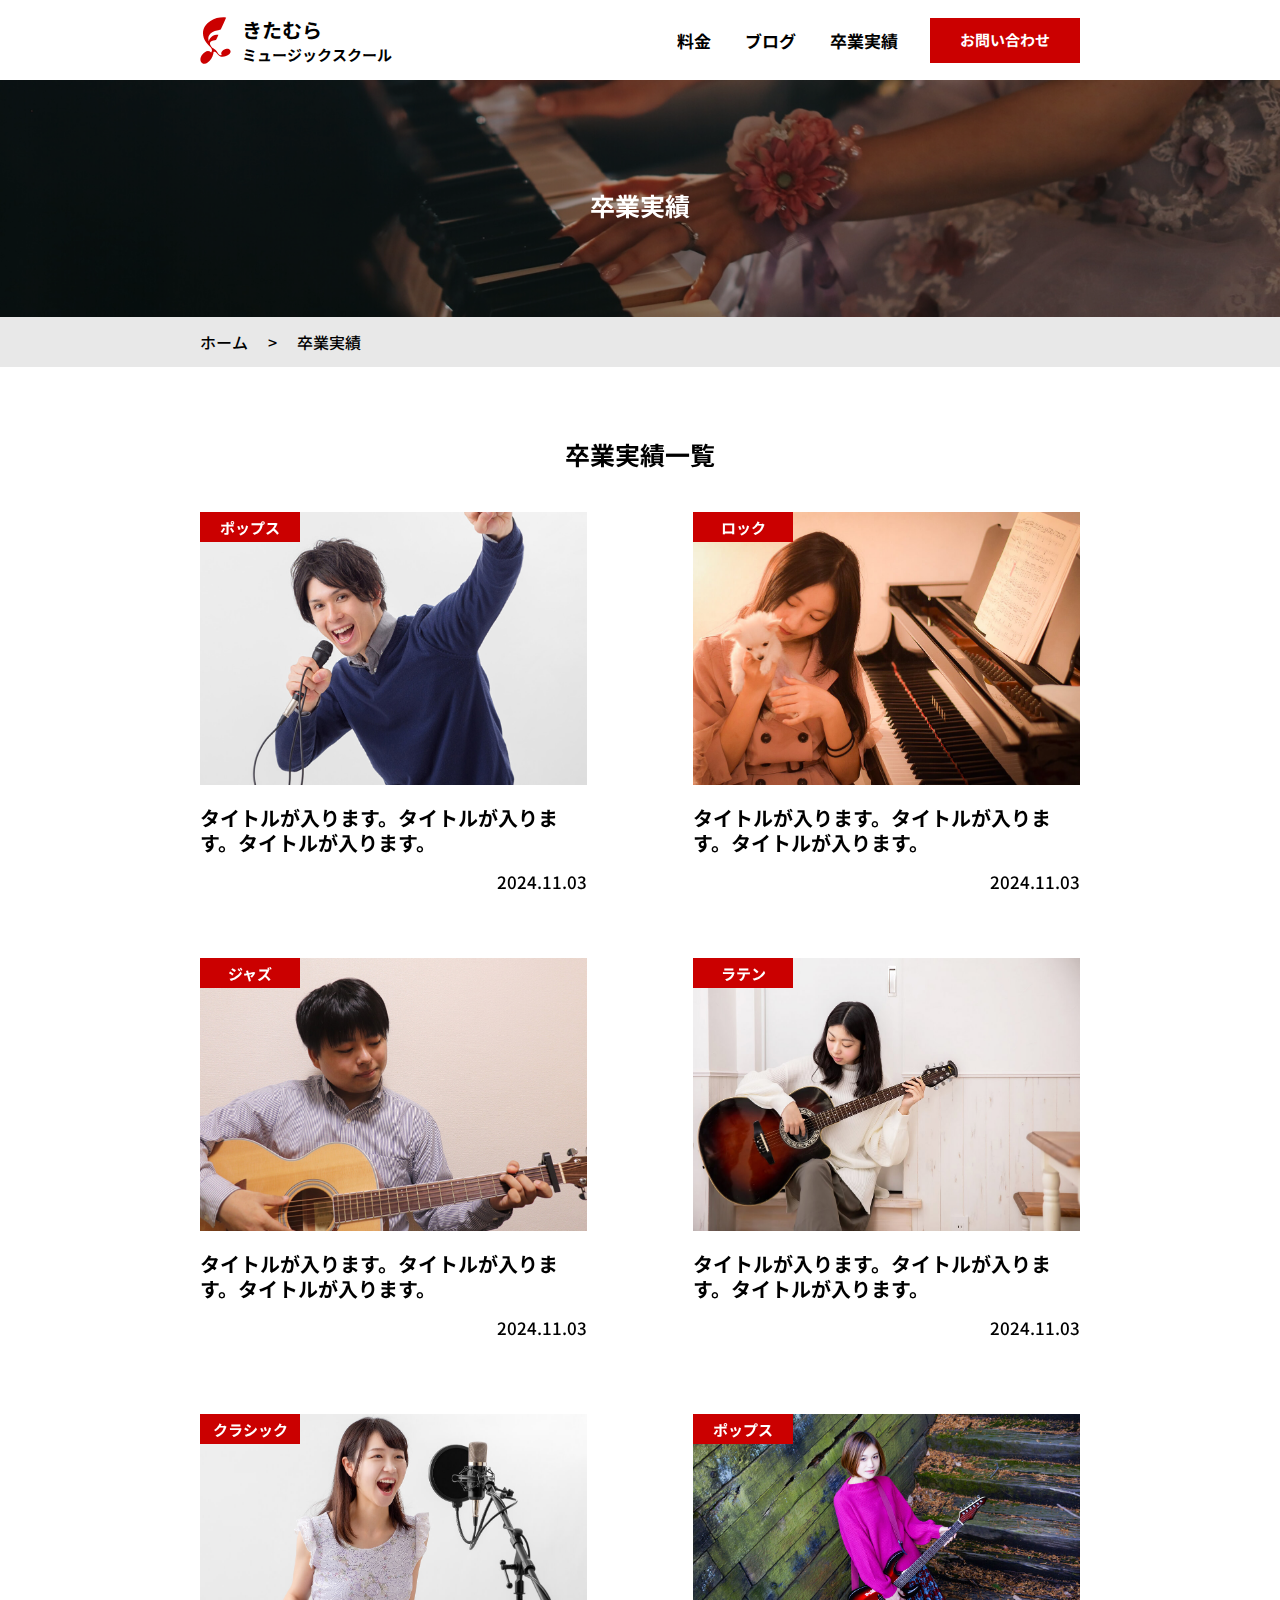
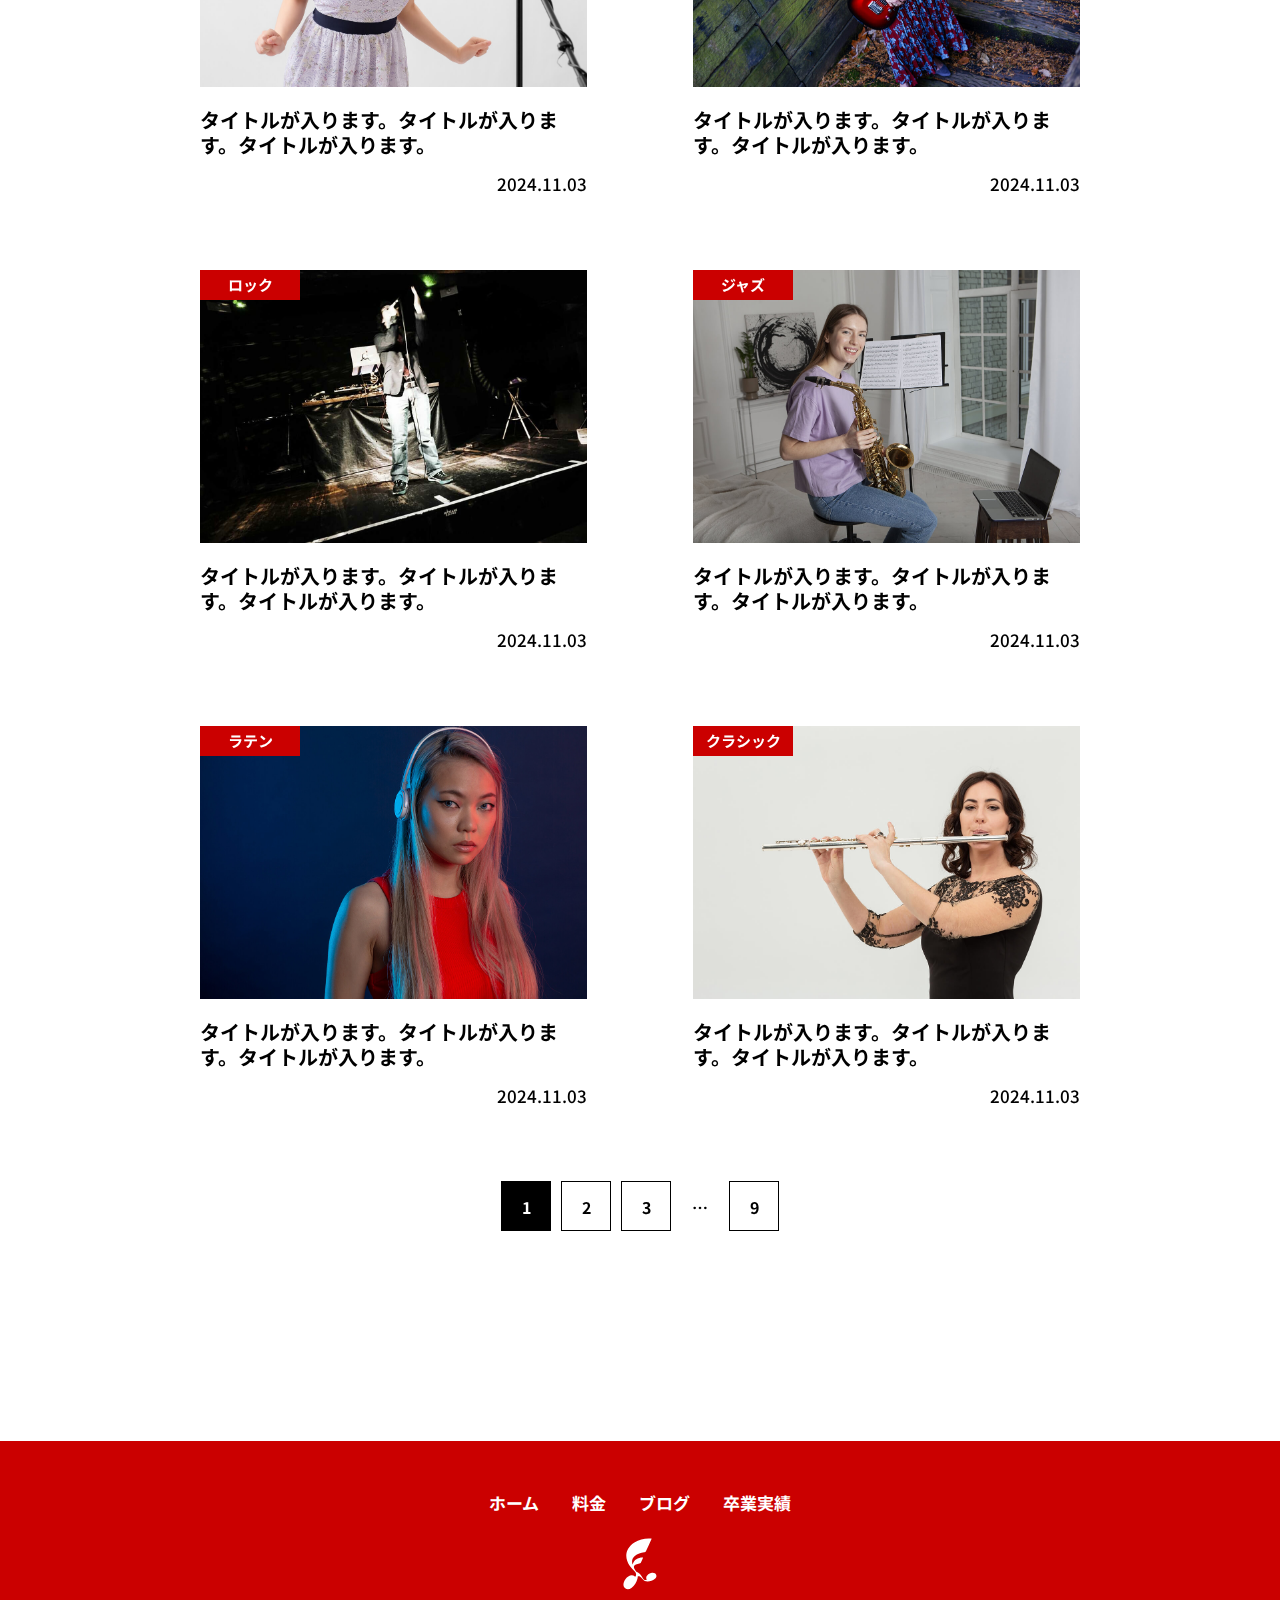
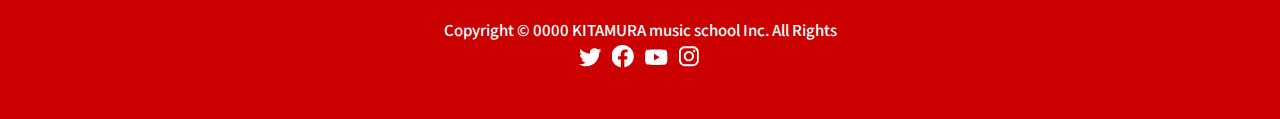
<file: publish/result/index.html>
<!doctype html>
<html lang="ja">

<head>
  <meta charset="UTF-8">
  <meta name="viewport" content="width=device-width,initial-scale=1">
  <meta content="https://localhost/assets/img/og-image.jpg" property="og:image">
  <meta content="website" property="og:type">
  <meta content="卒業実績 | きたむらミュージックスクール" property="og:title">
  <meta content="" name="keywords">
  <meta content="きたむらミュージックスクールの卒業実績のページです。" name="description">
  <meta content="telephone=metaTags" name="format-detection">
  <title>卒業実績 | きたむらミュージックスクール</title>
  <link rel="icon" href="../assets/img/favicon.svg">
  <link rel="preconnect" href="https://fonts.googleapis.com">
  <link rel="preconnect" href="https://fonts.gstatic.com" crossorigin>
  <link href="https://fonts.googleapis.com/css2?family=Noto+Sans+JP:wght@400;500;700&display=swap" rel="stylesheet">

  <link rel="stylesheet" href="../assets/css/style.css?date=250801010935">
  <script src="../assets/js/default.js?date=250801010935" defer></script>
</head>

<body>
  <header class="header">
    <div class="header__inner inner">
      <div class="header__box"> <a class="header__link" href="../top/">
          <svg class="header__logo">
            <use xlink:href="#logo"></use>
          </svg>
          <p class="header__text"><span class="header__text--large">きたむら</span><br class="br-pc">ミュージックスクール</p>
        </a>
      </div>
      <nav class="header__nav header-nav">
        <div class="header-nav__button">
          <div class="header-nav__box">
            <div class="header-nav__line"></div>
          </div>
        </div>
        <div class="header-nav__container">
          <ul class="header-nav__list">
            <li class="header-nav__item">
              <a class="header-nav__link" href="../plan/">料金</a>
            </li>
            <li class="header-nav__item">
              <a class="header-nav__link" href="../blog/">ブログ</a>
            </li>
            <li class="header-nav__item">
              <a class="header-nav__link" href="../result/">卒業実績</a>
            </li>
          </ul>
          <a class="header-nav__contact button" href="../contact/">お問い合わせ</a>
        </div>
      </nav>
    </div>
  </header>
  <main class="result">
    <section class="result__hero result-hero hero">
      <picture class="index-hero__image hero__image">
        <source srcset="../assets/img/result/hero-pc.jpg" media="(min-width: 768px)">
        <img class="img-w-100" src="../assets/img/result/hero-sp.jpg" alt="卒業実績" width="1125" height="1650">
      </picture>
      <h1 class="hero__head">卒業実績</h1>
    </section>
    <nav class="result__breadcrumb breadcrumb">
      <div class="breadcrumb__inner inner">
        <ul class="breadcrumb__list">
          <li class="breadcrumb__item"><a class="breadcrumb__link" href="../top/">ホーム</a>></li>
          <li class="breadcrumb__item">卒業実績</li>
        </ul>
      </div>
    </nav>
    <section class="result__content result-content">
      <div class="result__inner inner">
        <h2 class="result-content__head page-title">卒業実績一覧</h2>
        <div class="result-content__container">
          <article class="result-content__item">
            <a class="result-content__card card" href="../result/details.html">
              <div class="card__image-box">
                <div class="card__image"><img class="img-100" src="../assets/img/result/01.jpg" alt="" width="1161" height="819" loading="lazy"></div>
                <p class="card__tag">ポップス</p>
              </div>
              <h3 class="card__title ellipsis">タイトルが入ります。タイトルが入ります。タイトルが入ります。</h3>
              <time class="card__date" datetime="2024-11-03">2024.11.03</time>
            </a>
          </article>
          <article class="result-content__item">
            <a class="result-content__card card" href="../result/details.html">
              <div class="card__image-box">
                <div class="card__image"><img class="img-100" src="../assets/img/result/02.jpg" alt="" width="1161" height="819" loading="lazy"></div>
                <p class="card__tag">ロック</p>
              </div>
              <h3 class="card__title ellipsis">タイトルが入ります。タイトルが入ります。タイトルが入ります。</h3>
              <time class="card__date" datetime="2024-11-03">2024.11.03</time>
            </a>
          </article>
          <article class="result-content__item">
            <a class="result-content__card card" href="../result/details.html">
              <div class="card__image-box">
                <div class="card__image"><img class="img-100" src="../assets/img/result/03.jpg" alt="" width="1161" height="819" loading="lazy"></div>
                <p class="card__tag">ジャズ</p>
              </div>
              <h3 class="card__title ellipsis">タイトルが入ります。タイトルが入ります。タイトルが入ります。</h3>
              <time class="card__date" datetime="2024-11-03">2024.11.03</time>
            </a>
          </article>
          <article class="result-content__item">
            <a class="result-content__card card" href="../result/details.html">
              <div class="card__image-box">
                <div class="card__image"><img class="img-100" src="../assets/img/result/04.jpg" alt="" width="1161" height="819" loading="lazy"></div>
                <p class="card__tag">ラテン</p>
              </div>
              <h3 class="card__title ellipsis">タイトルが入ります。タイトルが入ります。タイトルが入ります。</h3>
              <time class="card__date" datetime="2024-11-03">2024.11.03</time>
            </a>
          </article>
          <article class="result-content__item">
            <a class="result-content__card card" href="../result/details.html">
              <div class="card__image-box">
                <div class="card__image"><img class="img-100" src="../assets/img/result/05.jpg" alt="" width="1161" height="819" loading="lazy"></div>
                <p class="card__tag">クラシック</p>
              </div>
              <h3 class="card__title ellipsis">タイトルが入ります。タイトルが入ります。タイトルが入ります。</h3>
              <time class="card__date" datetime="2024-11-03">2024.11.03</time>
            </a>
          </article>
          <article class="result-content__item">
            <a class="result-content__card card" href="../result/details.html">
              <div class="card__image-box">
                <div class="card__image"><img class="img-100" src="../assets/img/result/06.jpg" alt="" width="1161" height="819" loading="lazy"></div>
                <p class="card__tag">ポップス</p>
              </div>
              <h3 class="card__title ellipsis">タイトルが入ります。タイトルが入ります。タイトルが入ります。</h3>
              <time class="card__date" datetime="2024-11-03">2024.11.03</time>
            </a>
          </article>
          <article class="result-content__item">
            <a class="result-content__card card" href="../result/details.html">
              <div class="card__image-box">
                <div class="card__image"><img class="img-100" src="../assets/img/result/07.jpg" alt="" width="1161" height="819" loading="lazy"></div>
                <p class="card__tag">ロック</p>
              </div>
              <h3 class="card__title ellipsis">タイトルが入ります。タイトルが入ります。タイトルが入ります。</h3>
              <time class="card__date" datetime="2024-11-03">2024.11.03</time>
            </a>
          </article>
          <article class="result-content__item">
            <a class="result-content__card card" href="../result/details.html">
              <div class="card__image-box">
                <div class="card__image"><img class="img-100" src="../assets/img/result/08.jpg" alt="" width="1161" height="819" loading="lazy"></div>
                <p class="card__tag">ジャズ</p>
              </div>
              <h3 class="card__title ellipsis">タイトルが入ります。タイトルが入ります。タイトルが入ります。</h3>
              <time class="card__date" datetime="2024-11-03">2024.11.03</time>
            </a>
          </article>
          <article class="result-content__item">
            <a class="result-content__card card" href="../result/details.html">
              <div class="card__image-box">
                <div class="card__image"><img class="img-100" src="../assets/img/result/09.jpg" alt="" width="1161" height="819" loading="lazy"></div>
                <p class="card__tag">ラテン</p>
              </div>
              <h3 class="card__title ellipsis">タイトルが入ります。タイトルが入ります。タイトルが入ります。</h3>
              <time class="card__date" datetime="2024-11-03">2024.11.03</time>
            </a>
          </article>
          <article class="result-content__item">
            <a class="result-content__card card" href="../result/details.html">
              <div class="card__image-box">
                <div class="card__image"><img class="img-100" src="../assets/img/result/10.jpg" alt="" width="1161" height="819" loading="lazy"></div>
                <p class="card__tag">クラシック</p>
              </div>
              <h3 class="card__title ellipsis">タイトルが入ります。タイトルが入ります。タイトルが入ります。</h3>
              <time class="card__date" datetime="2024-11-03">2024.11.03</time>
            </a>
          </article>
        </div>
      </div>
    </section>
    <nav class="result__pager pager">
      <ul class="pager__list">
        <li class="pager__item pager__item--active"><span class="pager__inner">1</span></li>
        <li class="pager__item"><a class="pager__inner pager__link" href="">2</a></li>
        <li class="pager__item"><a class="pager__inner pager__link" href="">3</a></li>
        <li class="pager__item pager__item--dot"><span class="pager__inner">…</span></li>
        <li class="pager__item"><a class="pager__inner pager__link" href="">9</a></li>
      </ul>
    </nav>
  </main>
  <svg class="hidden" xmlns="http://www.w3.org/2000/svg">
    <symbol id="logo" viewBox="0 0 21 33">
      <path d="M20.1334 23.182C19.7653 22.3566 18.8131 21.9118 17.6807 22.0354C16.6012 22.1535 15.6762 22.6108 14.8962 23.351C13.9229 24.2751 13.7784 25.0889 14.3363 26.2915C13.4208 26.6889 12.6604 26.4007 12.0503 25.4766C11.4898 24.6281 10.9649 23.7401 10.2967 22.9818C9.92421 22.5589 9.52946 22.187 7.96208 21.4008C7.88261 21.2762 7.79954 21.1522 7.70939 21.03C7.35615 20.5502 6.98842 20.0691 6.72059 19.5415C6.1331 18.3837 6.46556 17.3659 7.65214 16.8662C8.32805 16.5818 9.0959 16.5221 9.80766 16.3119C10.1339 16.2155 10.5734 16.0779 10.7057 15.8252C11.2146 14.8536 11.62 13.8275 12.1369 12.6563C8.84968 12.5837 6.66783 13.8305 5.63814 16.9596C4.91212 14.9162 5.41899 13.0217 6.98369 11.6652C8.63472 10.2336 10.6505 9.72975 12.744 9.40886C13.112 9.35221 13.6545 9.21994 13.777 8.96193C15.0042 6.3767 16.1599 3.75797 17.3619 1.09149C17.0944 1.00904 16.9598 0.936974 16.8216 0.928967C13.223 0.723141 9.82158 1.38569 6.75355 3.3484C1.32982 6.81801 0.190413 12.6101 3.94234 17.841C4.78432 19.0145 5.85283 20.0306 6.85496 21.0828C7.94667 22.2291 8.10444 23.3804 7.25743 24.5284C5.76121 23.3659 4.58146 23.3062 2.98234 24.3659C1.70085 25.215 0.767836 26.3565 0.257429 27.8224C-0.278215 29.3599 0.0361767 30.8291 1.06795 31.6058C2.16914 32.4353 3.54552 32.3808 4.91481 31.3947C6.91694 29.9524 8.06468 27.9381 8.65666 25.586C8.77586 25.1124 8.83043 24.6506 8.82689 24.2001L8.84202 24.2422C9.35805 24.1028 9.88386 23.873 11.0203 25.1429C11.2965 25.4516 11.6084 25.7346 11.8801 26.0507C12.6598 26.9585 13.6396 27.436 14.8378 27.4114C16.5345 27.377 18.088 26.9105 19.3855 25.7716C20.2728 24.9928 20.5258 24.0628 20.1334 23.182Z" />
    </symbol>
    <symbol id="sns-icon-x" viewBox="0 0 23  23">
      <path d="M7.0344 21.3444C15.4753 21.3444 20.0913 14.3513 20.0913 8.28746C20.0913 8.08876 20.0873 7.89092 20.0781 7.6942C20.9741 7.04652 21.753 6.23824 22.3675 5.31813C21.5452 5.68334 20.6603 5.92957 19.7321 6.04051C20.6795 5.47256 21.407 4.57356 21.75 3.50207C20.8632 4.02772 19.8814 4.41001 18.8361 4.61589C17.9987 3.72395 16.8061 3.16602 15.4865 3.16602C12.9519 3.16602 10.8967 5.22123 10.8967 7.75475C10.8967 8.11496 10.9371 8.46507 11.0157 8.8011C7.20189 8.60938 3.81993 6.7832 1.55679 4.0065C1.16231 4.68451 0.935326 5.47256 0.935326 6.31296C0.935326 7.90515 1.74547 9.31055 2.97739 10.1329C2.22477 10.1097 1.51751 9.90285 0.898994 9.55874C0.89801 9.57789 0.89801 9.59713 0.89801 9.61726C0.89801 11.84 2.48002 13.6955 4.57961 14.1162C4.19418 14.2211 3.7886 14.2777 3.36989 14.2777C3.07428 14.2777 2.78673 14.2484 2.50722 14.1949C3.09145 16.0181 4.78548 17.3449 6.79427 17.3823C5.22335 18.6131 3.24481 19.3467 1.09467 19.3467C0.724442 19.3467 0.359222 19.3255 0 19.2831C2.03098 20.5846 4.44246 21.3444 7.0344 21.3444Z" fill="white" />
    </symbol>
    <symbol id="sns-icon-facebook" viewBox="35 0 23 23">
      <path d="M43.8725 22.3276C41.2576 21.9165 38.8591 20.5804 37.1205 18.5657C35.3635 16.5296 34.3958 13.925 34.3958 11.2318C34.3958 8.23178 35.5642 5.41126 37.6856 3.28979C39.8071 1.16834 42.6276 0 45.6276 0C48.6276 0 51.4481 1.16834 53.5696 3.28979C55.6911 5.41126 56.8594 8.23178 56.8594 11.2318C56.8594 13.925 55.8917 16.5296 54.1347 18.5657C52.396 20.5806 49.9985 21.9162 47.3837 22.3265L47.3828 14.4787H49.9995L50.4972 11.2318H47.3828V9.12471L47.3828 9.1039C47.3878 8.45673 47.6322 7.37105 49.2131 7.37105H50.6289V4.607C50.6197 4.6056 49.3325 4.38751 48.1149 4.38751C45.4584 4.38751 43.8725 6.02102 43.8725 8.75716V11.2318H41.0206V14.4787H43.8725V22.3276Z" fill="white" />
    </symbol>
    <symbol id="sns-icon-youtube" viewBox="71 0 23 23">
      <path d="M82.2424 20.0309C82.1726 20.0309 75.2368 20.0256 73.515 19.5644C72.5534 19.3077 71.7965 18.551 71.5396 17.5898C71.0785 15.8672 71.0731 12.2491 71.0731 12.2127C71.0731 12.1764 71.0785 8.55826 71.5396 6.83642C71.7962 5.87555 72.5531 5.11863 73.515 4.86103C75.2368 4.39986 82.1726 4.39453 82.2424 4.39453C82.3123 4.39453 89.2472 4.39986 90.9691 4.86103C91.931 5.11863 92.6879 5.87555 92.9445 6.83642C93.4056 8.55826 93.411 12.1764 93.411 12.2127C93.411 12.2491 93.4056 15.8672 92.9445 17.5898C92.6876 18.551 91.9307 19.3077 90.9691 19.5644C89.2472 20.0256 82.3123 20.0309 82.2424 20.0309ZM80.0081 8.8624V15.5638L85.8115 12.2127L80.0081 8.8624Z" fill="white" />
    </symbol>
    <symbol id="sns-icon-instagram" viewBox="103 0 23 23">
      <path d="M109.784 21.1346C106.591 21.1346 103.994 18.5376 103.994 15.3447V7.12194C103.994 3.92959 106.591 1.33203 109.784 1.33203H118.007C121.2 1.33203 123.797 3.92959 123.797 7.12194V15.3447C123.797 18.5376 121.2 21.1346 118.007 21.1346H109.784ZM105.84 7.12194V15.3447C105.84 17.5194 107.61 19.2888 109.784 19.2888H118.007C120.182 19.2888 121.951 17.5194 121.951 15.3447V7.12194C121.951 4.94727 120.182 3.17779 118.007 3.17779H109.784C107.61 3.17779 105.84 4.94727 105.84 7.12194ZM108.777 11.2336C108.777 8.41105 111.073 6.11476 113.895 6.11476C116.718 6.11476 119.014 8.41105 119.014 11.2336C119.014 14.0556 116.718 16.3519 113.895 16.3519C111.073 16.3519 108.777 14.0556 108.777 11.2336ZM110.623 11.2336C110.623 13.0379 112.091 14.5055 113.895 14.5055C115.7 14.5055 117.168 13.0379 117.168 11.2336C117.168 9.42873 115.7 7.96052 113.895 7.96052C112.091 7.96052 110.623 9.42873 110.623 11.2336ZM117.953 5.95224C117.953 5.27065 118.505 4.71842 119.187 4.71842C119.868 4.71842 120.42 5.27065 120.42 5.95224C120.42 6.63383 119.868 7.18607 119.187 7.18607C118.505 7.18607 117.953 6.63383 117.953 5.95224Z" fill="white" />
    </symbol>
  </svg>
  <div class="links">
    <div class="links__inner inner">
      <a class="links__to-top" href="javascript:void(0);">
        <svg viewBox="0 0 68 68">
          <circle cx="34" cy="34" r="34" />
          <path d="M45.6527 42.2031L34.0764 26.4995L22.5 42.2031" stroke="white" stroke-width="5" stroke-linecap="round" stroke-linejoin="round" />
        </svg>
      </a>
      <a class="links__to-contact links-to-contact button" href="../contact/"><span class="links-to-contact__span">お問い合わせ</span></a>
    </div>
  </div>
  <footer class="footer">
    <div class="footer__container">
      <ul class="footer__list">
        <li class="footer__item">
          <a class="footer__link" href="../top/">
            <span>ホーム</span>
          </a>
        </li>
        <li class="footer__item">
          <a class="footer__link" href="../plan/">
            <span>料金</span>
          </a>
        </li>
        <li class="footer__item">
          <a class="footer__link" href="../blog/">
            <span>ブログ</span>
          </a>
        </li>
        <li class="footer__item">
          <a class="footer__link" href="../result/">
            <span>卒業実績</span>
          </a>
        </li>
      </ul>
      <a class="footer__logo" href="../top/">
        <svg class="img-100">
          <use href="#logo"></use>
        </svg>
      </a>
      <p class="footer__copy">
        <small>Copyright &copy; 0000 KITAMURA music school Inc.<br class="br-sp">
          All Rights</small>
      </p>
      <div class="footer__sns footer-sns">
        <a class="footer-sns__link" href="https://x.com/" target="_blank" rel="noreferrer">
          <svg class="footer-sns__icon">
            <use href="#sns-icon-x"></use>
          </svg>
        </a>
        <a class="footer-sns__link" href="https://facebook.com/" target="_blank" rel="noreferrer">
          <svg class="footer-sns__icon">
            <use href="#sns-icon-facebook"></use>
          </svg>
        </a>
        <a class="footer-sns__link" href="https://youtube.com/" target="_blank" rel="noreferrer">
          <svg class="footer-sns__icon">
            <use href="#sns-icon-youtube"></use>
          </svg>
        </a>
        <a class="footer-sns__link" href="https://instagram.com/" target="_blank" rel="noreferrer">
          <svg class="footer-sns__icon">
            <use href="#sns-icon-instagram"></use>
          </svg>
        </a>
      </div>
    </div>
  </footer>
</body>

</html>
</file>
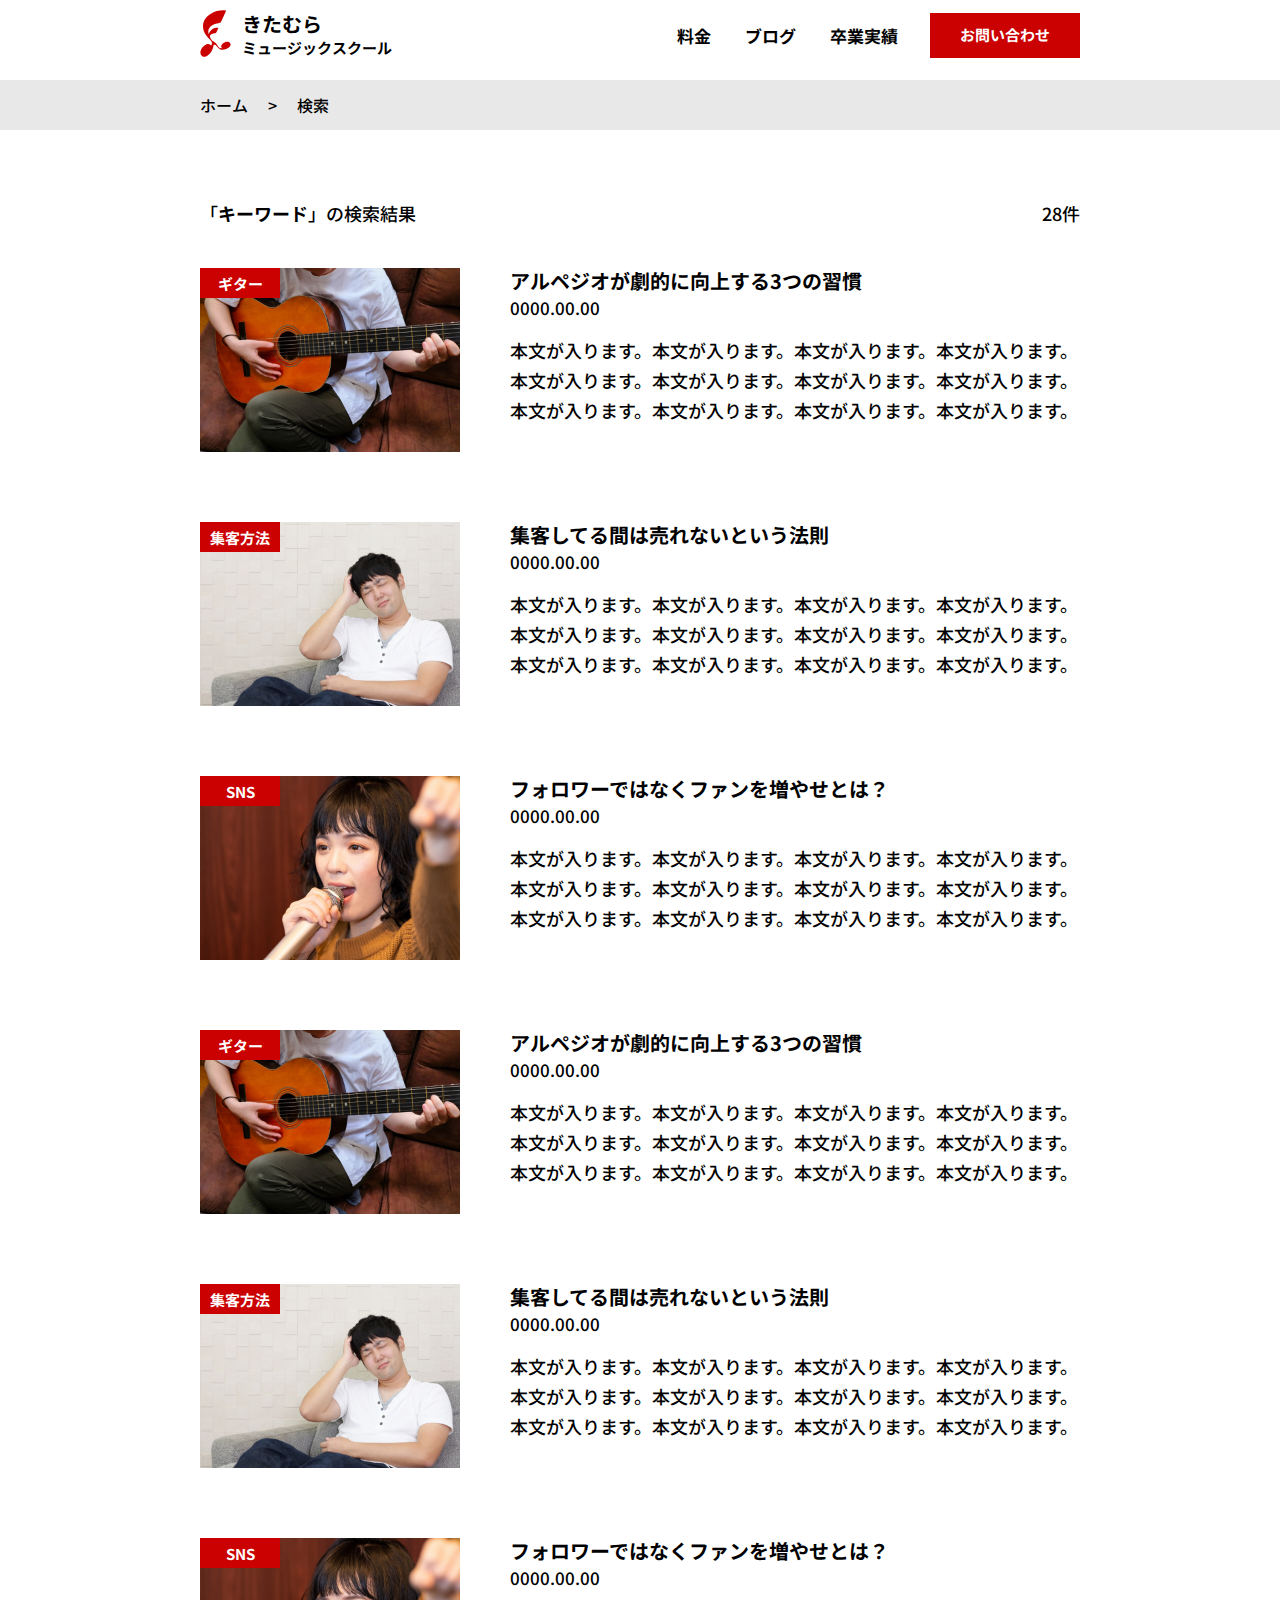
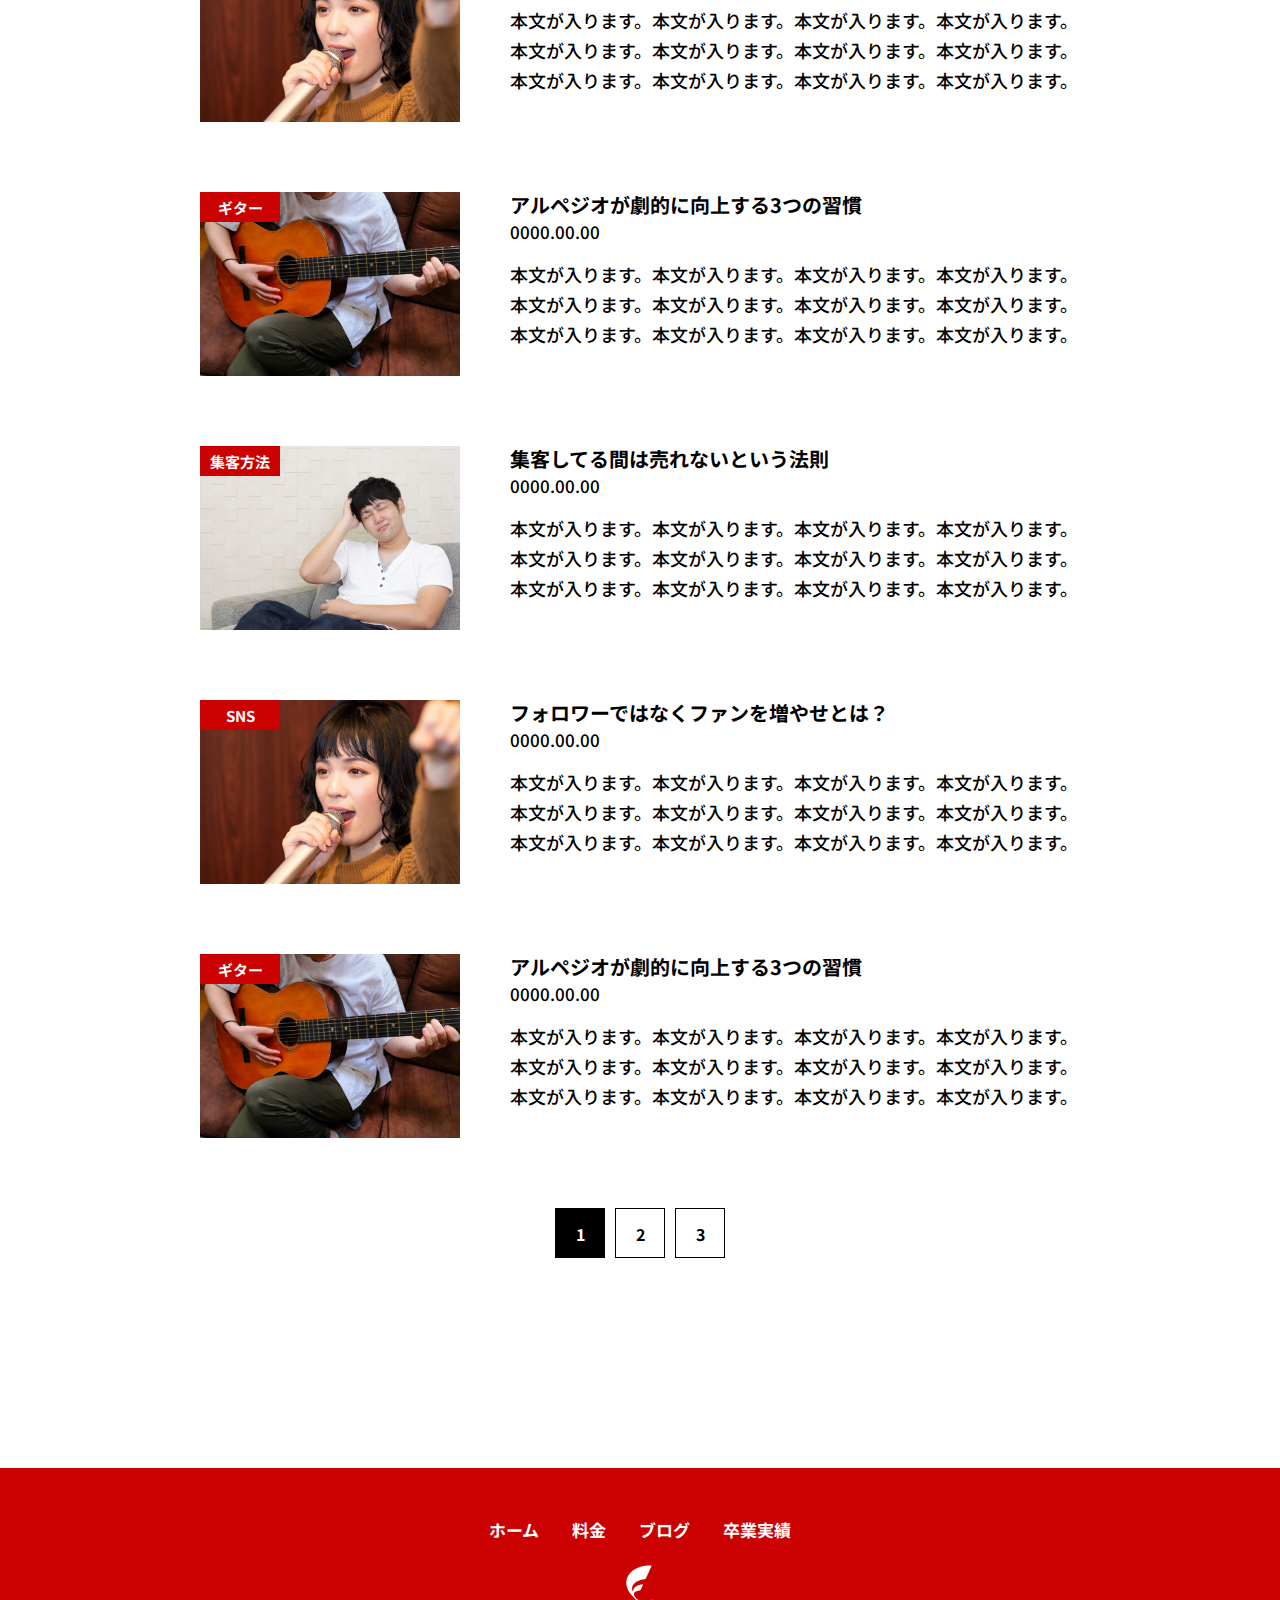
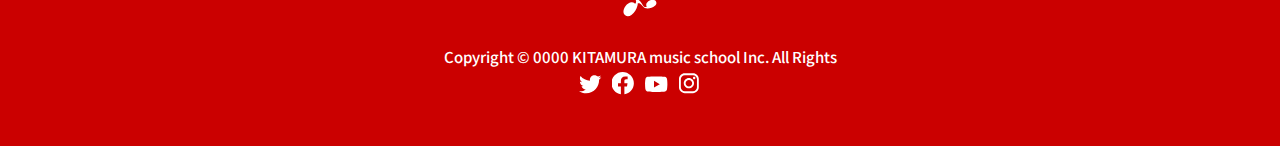
<file: publish/search/index.html>
<!doctype html>
<html lang="ja">

<head>
  <meta charset="UTF-8">
  <meta name="viewport" content="width=device-width,initial-scale=1">
  <meta content="https://localhost/assets/img/og-image.jpg" property="og:image">
  <meta content="website" property="og:type">
  <meta content="検索 | きたむらミュージックスクール" property="og:title">
  <meta content="" name="keywords">
  <meta content="きたむらミュージックスクールの検索のページです。" name="description">
  <meta content="telephone=metaTags" name="format-detection">
  <title>検索 | きたむらミュージックスクール</title>
  <link rel="icon" href="../assets/img/favicon.svg">
  <link rel="preconnect" href="https://fonts.googleapis.com">
  <link rel="preconnect" href="https://fonts.gstatic.com" crossorigin>
  <link href="https://fonts.googleapis.com/css2?family=Noto+Sans+JP:wght@400;500;700&display=swap" rel="stylesheet">

  <link rel="stylesheet" href="../assets/css/style.css?date=250717211607">
  <script src="../assets/js/default.js?date=250712221928" defer></script>
</head>

<body>
  <header class="header">
    <div class="header__inner inner">
      <div class="overlay"></div>
      <div class="header__box"> <a class="header__link" href="../top/">
          <svg class="header__logo">
            <use xlink:href="#logo"></use>
          </svg>
          <p class="header__text"><span class="header__text--large">きたむら</span><br class="br-pc">ミュージックスクール</p>
        </a>
      </div>
      <nav class="header__nav header-nav">
        <p class="header-nav__box">
          <span class="header-nav__button">
            <span class="header-nav__line"></span>
          </span>
        </p>
        <div class="header-nav__container">
          <ul class="header-nav__list">
            <li class="header-nav__item">
              <a class="header-nav__link" href="../plan/">料金</a>
            </li>
            <li class="header-nav__item">
              <a class="header-nav__link" href="../blog/">ブログ</a>
            </li>
            <li class="header-nav__item">
              <a class="header-nav__link" href="../result/">卒業実績</a>
            </li>
          </ul>
          <a class="header-nav__contact button" href="../contact/">お問い合わせ</a>
        </div>
      </nav>
    </div>
  </header>
  <main class="search">
    <nav class="detail__breadcrumb breadcrumb">
      <div class="breadcrumb__inner inner">
        <ul class="breadcrumb__list">
          <li class="breadcrumb__item"><a class="breadcrumb__link" href="../top/">ホーム</a>></li>
          <li class="breadcrumb__item">検索</li>
        </ul>
      </div>
    </nav>
    <section class="search__content search-content blog-content">
      <div class="search__inner inner">
        <h1 class="search-content__head search-content-head blog-content__head"><span class="search-content-head__text">「<span class="search-content-head__text--bold">キーワード</span>」の検索結果</span><span class="search-content-head__text">28件</span></h1>
        <div class="search-content__container blog-content__container">
          <article class="blog-content__item">
            <a class="blog-content__card card" href="../blog/details.html">
              <div class="card__image-box">
                <picture class="card__image">
                  <source srcset="../assets/img/blog/01-pc.jpg" media="(min-width: 768px)">
                  <img class="img-100" src="../assets/img/blog/01-sp.jpg" alt="" width="1005" height="600" loading="lazy">
                </picture>
                <p class="card__tag">ギター</p>
              </div>
              <h2 class="card__title ellipsis">アルペジオが劇的に向上する3つの習慣</h2>
              <p class="card__date">0000.00.00</p>
              <p class="card__text card__text--list ellipsis">本文が入ります。本文が入ります。本文が入ります。本文が入ります。本文が入ります。本文が入ります。本文が入ります。本文が入ります。本文が入ります。本文が入ります。本文が入ります。本文が入ります。</p>
            </a>
          </article>
          <article class="blog-content__item">
            <a class="blog-content__card card" href="../blog/details.html">
              <div class="card__image-box">
                <picture class="card__image">
                  <source srcset="../assets/img/blog/02-pc.jpg" media="(min-width: 768px)">
                  <img class="img-100" src="../assets/img/blog/02-sp.jpg" alt="" width="1005" height="600" loading="lazy">
                </picture>
                <p class="card__tag">集客方法</p>
              </div>
              <h2 class="card__title ellipsis">集客してる間は売れないという法則</h2>
              <p class="card__date">0000.00.00</p>
              <p class="card__text card__text--list ellipsis">本文が入ります。本文が入ります。本文が入ります。本文が入ります。本文が入ります。本文が入ります。本文が入ります。本文が入ります。本文が入ります。本文が入ります。本文が入ります。本文が入ります。</p>
            </a>
          </article>
          <article class="blog-content__item">
            <a class="blog-content__card card" href="../blog/details.html">
              <div class="card__image-box">
                <picture class="card__image">
                  <source srcset="../assets/img/blog/03-pc.jpg" media="(min-width: 768px)">
                  <img class="img-100" src="../assets/img/blog/03-sp.jpg" alt="" width="1005" height="600" loading="lazy">
                </picture>
                <p class="card__tag">SNS</p>
              </div>
              <h2 class="card__title ellipsis">フォロワーではなくファンを増やせとは？</h2>
              <p class="card__date">0000.00.00</p>
              <p class="card__text card__text--list ellipsis">本文が入ります。本文が入ります。本文が入ります。本文が入ります。本文が入ります。本文が入ります。本文が入ります。本文が入ります。本文が入ります。本文が入ります。本文が入ります。本文が入ります。</p>
            </a>
          </article>
          <article class="blog-content__item">
            <a class="blog-content__card card" href="../blog/details.html">
              <div class="card__image-box">
                <picture class="card__image">
                  <source srcset="../assets/img/blog/01-pc.jpg" media="(min-width: 768px)">
                  <img class="img-100" src="../assets/img/blog/01-sp.jpg" alt="" width="1005" height="600" loading="lazy">
                </picture>
                <p class="card__tag">ギター</p>
              </div>
              <h2 class="card__title ellipsis">アルペジオが劇的に向上する3つの習慣</h2>
              <p class="card__date">0000.00.00</p>
              <p class="card__text card__text--list ellipsis">本文が入ります。本文が入ります。本文が入ります。本文が入ります。本文が入ります。本文が入ります。本文が入ります。本文が入ります。本文が入ります。本文が入ります。本文が入ります。本文が入ります。</p>
            </a>
          </article>
          <article class="blog-content__item">
            <a class="blog-content__card card" href="../blog/details.html">
              <div class="card__image-box">
                <picture class="card__image">
                  <source srcset="../assets/img/blog/02-pc.jpg" media="(min-width: 768px)">
                  <img class="img-100" src="../assets/img/blog/02-sp.jpg" alt="" width="1005" height="600" loading="lazy">
                </picture>
                <p class="card__tag">集客方法</p>
              </div>
              <h2 class="card__title ellipsis">集客してる間は売れないという法則</h2>
              <p class="card__date">0000.00.00</p>
              <p class="card__text card__text--list ellipsis">本文が入ります。本文が入ります。本文が入ります。本文が入ります。本文が入ります。本文が入ります。本文が入ります。本文が入ります。本文が入ります。本文が入ります。本文が入ります。本文が入ります。</p>
            </a>
          </article>
          <article class="blog-content__item">
            <a class="blog-content__card card" href="../blog/details.html">
              <div class="card__image-box">
                <picture class="card__image">
                  <source srcset="../assets/img/blog/03-pc.jpg" media="(min-width: 768px)">
                  <img class="img-100" src="../assets/img/blog/03-sp.jpg" alt="" width="1005" height="600" loading="lazy">
                </picture>
                <p class="card__tag">SNS</p>
              </div>
              <h2 class="card__title ellipsis">フォロワーではなくファンを増やせとは？</h2>
              <p class="card__date">0000.00.00</p>
              <p class="card__text card__text--list ellipsis">本文が入ります。本文が入ります。本文が入ります。本文が入ります。本文が入ります。本文が入ります。本文が入ります。本文が入ります。本文が入ります。本文が入ります。本文が入ります。本文が入ります。</p>
            </a>
          </article>
          <article class="blog-content__item">
            <a class="blog-content__card card" href="../blog/details.html">
              <div class="card__image-box">
                <picture class="card__image">
                  <source srcset="../assets/img/blog/01-pc.jpg" media="(min-width: 768px)">
                  <img class="img-100" src="../assets/img/blog/01-sp.jpg" alt="" width="1005" height="600" loading="lazy">
                </picture>
                <p class="card__tag">ギター</p>
              </div>
              <h2 class="card__title ellipsis">アルペジオが劇的に向上する3つの習慣</h2>
              <p class="card__date">0000.00.00</p>
              <p class="card__text card__text--list ellipsis">本文が入ります。本文が入ります。本文が入ります。本文が入ります。本文が入ります。本文が入ります。本文が入ります。本文が入ります。本文が入ります。本文が入ります。本文が入ります。本文が入ります。</p>
            </a>
          </article>
          <article class="blog-content__item">
            <a class="blog-content__card card" href="../blog/details.html">
              <div class="card__image-box">
                <picture class="card__image">
                  <source srcset="../assets/img/blog/02-pc.jpg" media="(min-width: 768px)">
                  <img class="img-100" src="../assets/img/blog/02-sp.jpg" alt="" width="1005" height="600" loading="lazy">
                </picture>
                <p class="card__tag">集客方法</p>
              </div>
              <h2 class="card__title ellipsis">集客してる間は売れないという法則</h2>
              <p class="card__date">0000.00.00</p>
              <p class="card__text card__text--list ellipsis">本文が入ります。本文が入ります。本文が入ります。本文が入ります。本文が入ります。本文が入ります。本文が入ります。本文が入ります。本文が入ります。本文が入ります。本文が入ります。本文が入ります。</p>
            </a>
          </article>
          <article class="blog-content__item">
            <a class="blog-content__card card" href="../blog/details.html">
              <div class="card__image-box">
                <picture class="card__image">
                  <source srcset="../assets/img/blog/03-pc.jpg" media="(min-width: 768px)">
                  <img class="img-100" src="../assets/img/blog/03-sp.jpg" alt="" width="1005" height="600" loading="lazy">
                </picture>
                <p class="card__tag">SNS</p>
              </div>
              <h2 class="card__title ellipsis">フォロワーではなくファンを増やせとは？</h2>
              <p class="card__date">0000.00.00</p>
              <p class="card__text card__text--list ellipsis">本文が入ります。本文が入ります。本文が入ります。本文が入ります。本文が入ります。本文が入ります。本文が入ります。本文が入ります。本文が入ります。本文が入ります。本文が入ります。本文が入ります。</p>
            </a>
          </article>
          <article class="blog-content__item">
            <a class="blog-content__card card" href="../blog/details.html">
              <div class="card__image-box">
                <picture class="card__image">
                  <source srcset="../assets/img/blog/01-pc.jpg" media="(min-width: 768px)">
                  <img class="img-100" src="../assets/img/blog/01-sp.jpg" alt="" width="1005" height="600" loading="lazy">
                </picture>
                <p class="card__tag">ギター</p>
              </div>
              <h2 class="card__title ellipsis">アルペジオが劇的に向上する3つの習慣</h2>
              <p class="card__date">0000.00.00</p>
              <p class="card__text card__text--list ellipsis">本文が入ります。本文が入ります。本文が入ります。本文が入ります。本文が入ります。本文が入ります。本文が入ります。本文が入ります。本文が入ります。本文が入ります。本文が入ります。本文が入ります。</p>
            </a>
          </article>
        </div>
      </div>
    </section>
    <nav class="blog__pager pager">
      <ul class="pager__list">
        <li class="pager__item pager__item--active"><span class="pager__inner">1</span></li>
        <li class="pager__item"><a class="pager__inner pager__link" href="">2</a></li>
        <li class="pager__item"><a class="pager__inner pager__link" href="">3</a></li>
      </ul>
    </nav>
  </main>

  <svg class="hidden" xmlns="http://www.w3.org/2000/svg">
    <symbol id="logo" viewBox="0 0 21 33">
      <path d="M20.1334 23.182C19.7653 22.3566 18.8131 21.9118 17.6807 22.0354C16.6012 22.1535 15.6762 22.6108 14.8962 23.351C13.9229 24.2751 13.7784 25.0889 14.3363 26.2915C13.4208 26.6889 12.6604 26.4007 12.0503 25.4766C11.4898 24.6281 10.9649 23.7401 10.2967 22.9818C9.92421 22.5589 9.52946 22.187 7.96208 21.4008C7.88261 21.2762 7.79954 21.1522 7.70939 21.03C7.35615 20.5502 6.98842 20.0691 6.72059 19.5415C6.1331 18.3837 6.46556 17.3659 7.65214 16.8662C8.32805 16.5818 9.0959 16.5221 9.80766 16.3119C10.1339 16.2155 10.5734 16.0779 10.7057 15.8252C11.2146 14.8536 11.62 13.8275 12.1369 12.6563C8.84968 12.5837 6.66783 13.8305 5.63814 16.9596C4.91212 14.9162 5.41899 13.0217 6.98369 11.6652C8.63472 10.2336 10.6505 9.72975 12.744 9.40886C13.112 9.35221 13.6545 9.21994 13.777 8.96193C15.0042 6.3767 16.1599 3.75797 17.3619 1.09149C17.0944 1.00904 16.9598 0.936974 16.8216 0.928967C13.223 0.723141 9.82158 1.38569 6.75355 3.3484C1.32982 6.81801 0.190413 12.6101 3.94234 17.841C4.78432 19.0145 5.85283 20.0306 6.85496 21.0828C7.94667 22.2291 8.10444 23.3804 7.25743 24.5284C5.76121 23.3659 4.58146 23.3062 2.98234 24.3659C1.70085 25.215 0.767836 26.3565 0.257429 27.8224C-0.278215 29.3599 0.0361767 30.8291 1.06795 31.6058C2.16914 32.4353 3.54552 32.3808 4.91481 31.3947C6.91694 29.9524 8.06468 27.9381 8.65666 25.586C8.77586 25.1124 8.83043 24.6506 8.82689 24.2001L8.84202 24.2422C9.35805 24.1028 9.88386 23.873 11.0203 25.1429C11.2965 25.4516 11.6084 25.7346 11.8801 26.0507C12.6598 26.9585 13.6396 27.436 14.8378 27.4114C16.5345 27.377 18.088 26.9105 19.3855 25.7716C20.2728 24.9928 20.5258 24.0628 20.1334 23.182Z" />
    </symbol>
    <symbol id="sns-icon-x" viewBox="0 0 23  23">
      <path d="M7.0344 21.3444C15.4753 21.3444 20.0913 14.3513 20.0913 8.28746C20.0913 8.08876 20.0873 7.89092 20.0781 7.6942C20.9741 7.04652 21.753 6.23824 22.3675 5.31813C21.5452 5.68334 20.6603 5.92957 19.7321 6.04051C20.6795 5.47256 21.407 4.57356 21.75 3.50207C20.8632 4.02772 19.8814 4.41001 18.8361 4.61589C17.9987 3.72395 16.8061 3.16602 15.4865 3.16602C12.9519 3.16602 10.8967 5.22123 10.8967 7.75475C10.8967 8.11496 10.9371 8.46507 11.0157 8.8011C7.20189 8.60938 3.81993 6.7832 1.55679 4.0065C1.16231 4.68451 0.935326 5.47256 0.935326 6.31296C0.935326 7.90515 1.74547 9.31055 2.97739 10.1329C2.22477 10.1097 1.51751 9.90285 0.898994 9.55874C0.89801 9.57789 0.89801 9.59713 0.89801 9.61726C0.89801 11.84 2.48002 13.6955 4.57961 14.1162C4.19418 14.2211 3.7886 14.2777 3.36989 14.2777C3.07428 14.2777 2.78673 14.2484 2.50722 14.1949C3.09145 16.0181 4.78548 17.3449 6.79427 17.3823C5.22335 18.6131 3.24481 19.3467 1.09467 19.3467C0.724442 19.3467 0.359222 19.3255 0 19.2831C2.03098 20.5846 4.44246 21.3444 7.0344 21.3444Z" fill="white" />
    </symbol>
    <symbol id="sns-icon-facebook" viewBox="35 0 23 23">
      <path d="M43.8725 22.3276C41.2576 21.9165 38.8591 20.5804 37.1205 18.5657C35.3635 16.5296 34.3958 13.925 34.3958 11.2318C34.3958 8.23178 35.5642 5.41126 37.6856 3.28979C39.8071 1.16834 42.6276 0 45.6276 0C48.6276 0 51.4481 1.16834 53.5696 3.28979C55.6911 5.41126 56.8594 8.23178 56.8594 11.2318C56.8594 13.925 55.8917 16.5296 54.1347 18.5657C52.396 20.5806 49.9985 21.9162 47.3837 22.3265L47.3828 14.4787H49.9995L50.4972 11.2318H47.3828V9.12471L47.3828 9.1039C47.3878 8.45673 47.6322 7.37105 49.2131 7.37105H50.6289V4.607C50.6197 4.6056 49.3325 4.38751 48.1149 4.38751C45.4584 4.38751 43.8725 6.02102 43.8725 8.75716V11.2318H41.0206V14.4787H43.8725V22.3276Z" fill="white" />
    </symbol>
    <symbol id="sns-icon-youtube" viewBox="71 0 23 23">
      <path d="M82.2424 20.0309C82.1726 20.0309 75.2368 20.0256 73.515 19.5644C72.5534 19.3077 71.7965 18.551 71.5396 17.5898C71.0785 15.8672 71.0731 12.2491 71.0731 12.2127C71.0731 12.1764 71.0785 8.55826 71.5396 6.83642C71.7962 5.87555 72.5531 5.11863 73.515 4.86103C75.2368 4.39986 82.1726 4.39453 82.2424 4.39453C82.3123 4.39453 89.2472 4.39986 90.9691 4.86103C91.931 5.11863 92.6879 5.87555 92.9445 6.83642C93.4056 8.55826 93.411 12.1764 93.411 12.2127C93.411 12.2491 93.4056 15.8672 92.9445 17.5898C92.6876 18.551 91.9307 19.3077 90.9691 19.5644C89.2472 20.0256 82.3123 20.0309 82.2424 20.0309ZM80.0081 8.8624V15.5638L85.8115 12.2127L80.0081 8.8624Z" fill="white" />
    </symbol>
    <symbol id="sns-icon-instagram" viewBox="103 0 23 23">
      <path d="M109.784 21.1346C106.591 21.1346 103.994 18.5376 103.994 15.3447V7.12194C103.994 3.92959 106.591 1.33203 109.784 1.33203H118.007C121.2 1.33203 123.797 3.92959 123.797 7.12194V15.3447C123.797 18.5376 121.2 21.1346 118.007 21.1346H109.784ZM105.84 7.12194V15.3447C105.84 17.5194 107.61 19.2888 109.784 19.2888H118.007C120.182 19.2888 121.951 17.5194 121.951 15.3447V7.12194C121.951 4.94727 120.182 3.17779 118.007 3.17779H109.784C107.61 3.17779 105.84 4.94727 105.84 7.12194ZM108.777 11.2336C108.777 8.41105 111.073 6.11476 113.895 6.11476C116.718 6.11476 119.014 8.41105 119.014 11.2336C119.014 14.0556 116.718 16.3519 113.895 16.3519C111.073 16.3519 108.777 14.0556 108.777 11.2336ZM110.623 11.2336C110.623 13.0379 112.091 14.5055 113.895 14.5055C115.7 14.5055 117.168 13.0379 117.168 11.2336C117.168 9.42873 115.7 7.96052 113.895 7.96052C112.091 7.96052 110.623 9.42873 110.623 11.2336ZM117.953 5.95224C117.953 5.27065 118.505 4.71842 119.187 4.71842C119.868 4.71842 120.42 5.27065 120.42 5.95224C120.42 6.63383 119.868 7.18607 119.187 7.18607C118.505 7.18607 117.953 6.63383 117.953 5.95224Z" fill="white" />
    </symbol>
  </svg>
  <div class="links">
    <div class="links__inner inner">
      <a class="links__to-top" href="javascript:void(0);">
        <svg viewBox="0 0 68 68">
          <circle cx="34" cy="34" r="34" />
          <path d="M45.6527 42.2031L34.0764 26.4995L22.5 42.2031" stroke="white" stroke-width="5" stroke-linecap="round" stroke-linejoin="round" />
        </svg>
      </a>
      <a class="links__to-contact links-to-contact button" href="../contact/"><span class="links-to-contact__span">お問い合わせ</span></a>
    </div>
  </div>
  <footer class="footer">
    <div class="footer__container">
      <ul class="footer__list">
        <li class="footer__item">
          <a class="footer__link" href="../top/">
            <span>ホーム</span>
          </a>
        </li>
        <li class="footer__item">
          <a class="footer__link" href="../plan/">
            <span>料金</span>
          </a>
        </li>
        <li class="footer__item">
          <a class="footer__link" href="../blog/">
            <span>ブログ</span>
          </a>
        </li>
        <li class="footer__item">
          <a class="footer__link" href="../result/">
            <span>卒業実績</span>
          </a>
        </li>
      </ul>
      <a class="footer__logo" href="../top/">
        <svg class="img-100">
          <use href="#logo"></use>
        </svg>
      </a>
      <p class="footer__copy">
        <small>Copyright &copy; 0000 KITAMURA music school Inc.<br class="br-sp">
          All Rights</small>
      </p>
      <div class="footer__sns footer-sns">
        <a class="footer-sns__link" href="https://x.com/" target="_blank" rel="noreferrer">
          <svg class="footer-sns__icon">
            <use href="#sns-icon-x"></use>
          </svg>
        </a>
        <a class="footer-sns__link" href="https://facebook.com/" target="_blank" rel="noreferrer">
          <svg class="footer-sns__icon">
            <use href="#sns-icon-facebook"></use>
          </svg>
        </a>
        <a class="footer-sns__link" href="https://youtube.com/" target="_blank" rel="noreferrer">
          <svg class="footer-sns__icon">
            <use href="#sns-icon-youtube"></use>
          </svg>
        </a>
        <a class="footer-sns__link" href="https://instagram.com/" target="_blank" rel="noreferrer">
          <svg class="footer-sns__icon">
            <use href="#sns-icon-instagram"></use>
          </svg>
        </a>
      </div>
    </div>
  </footer>
</body>

</html>
</file>
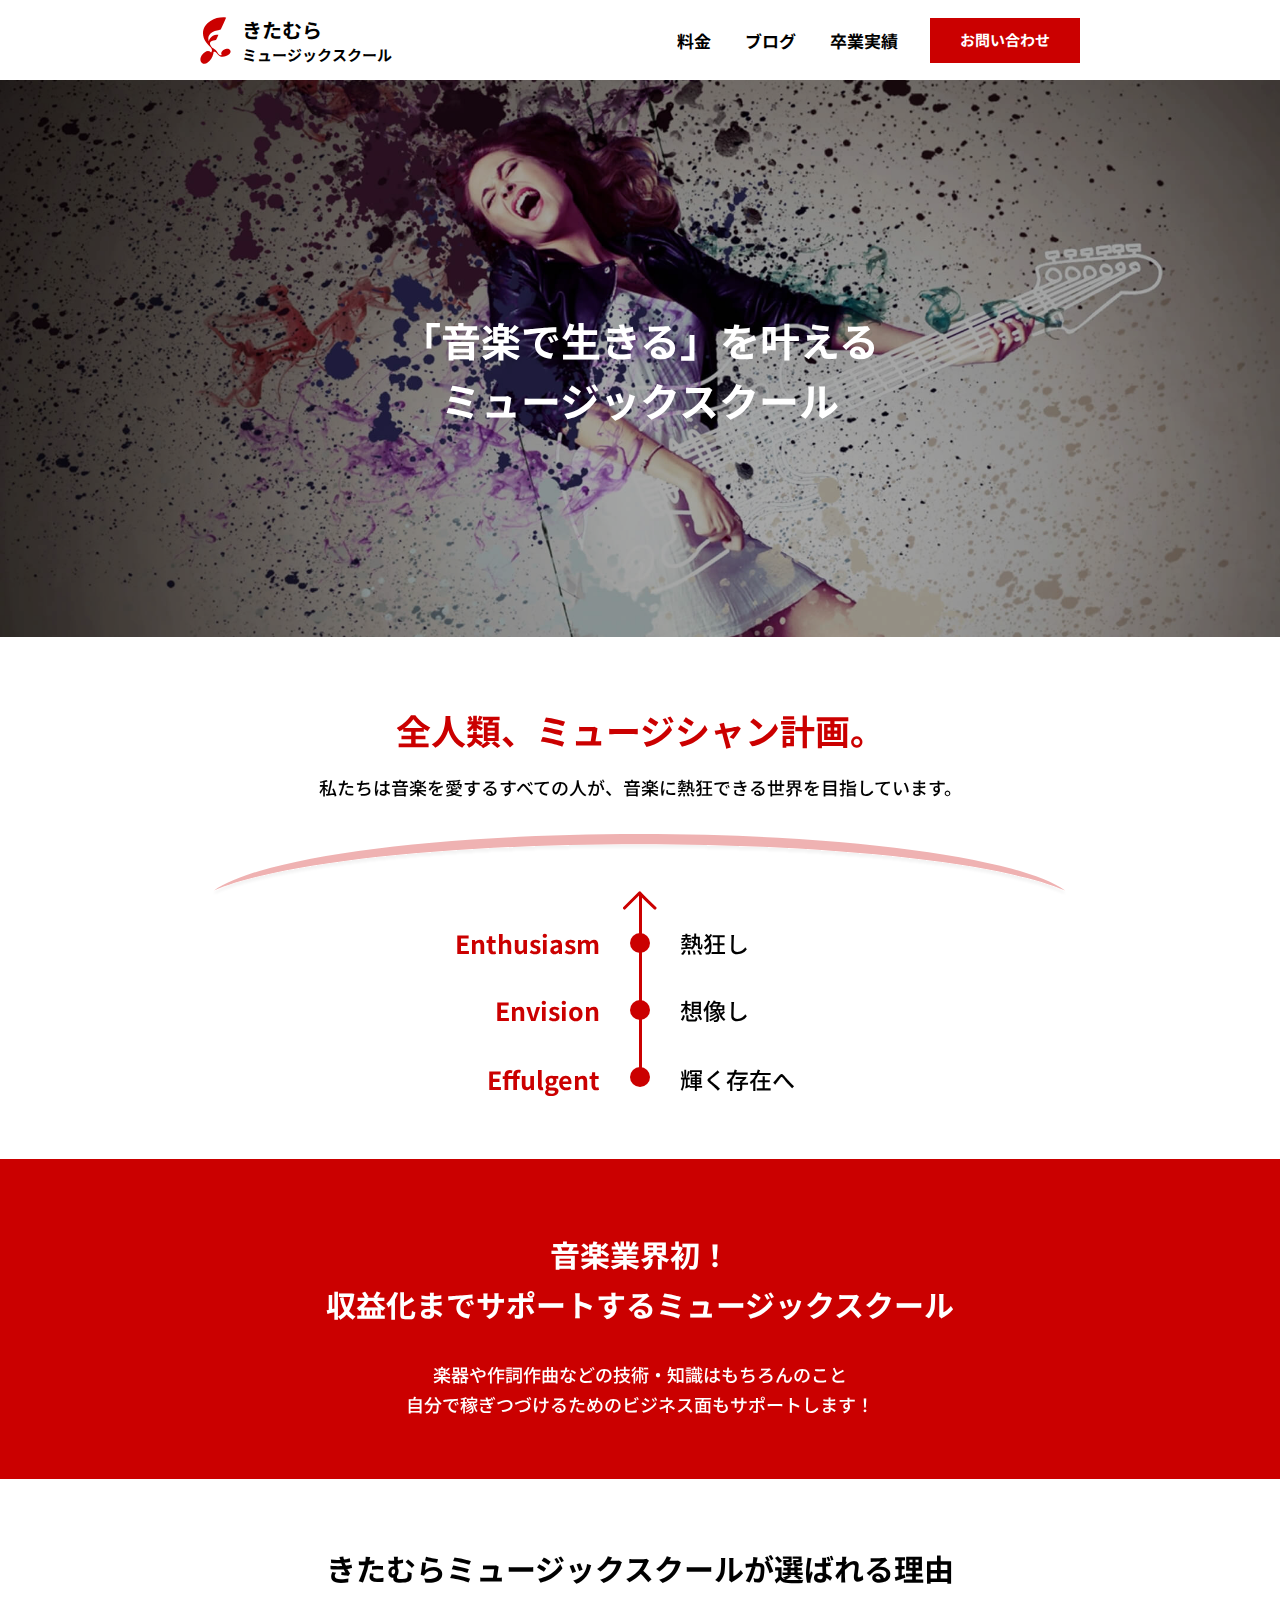
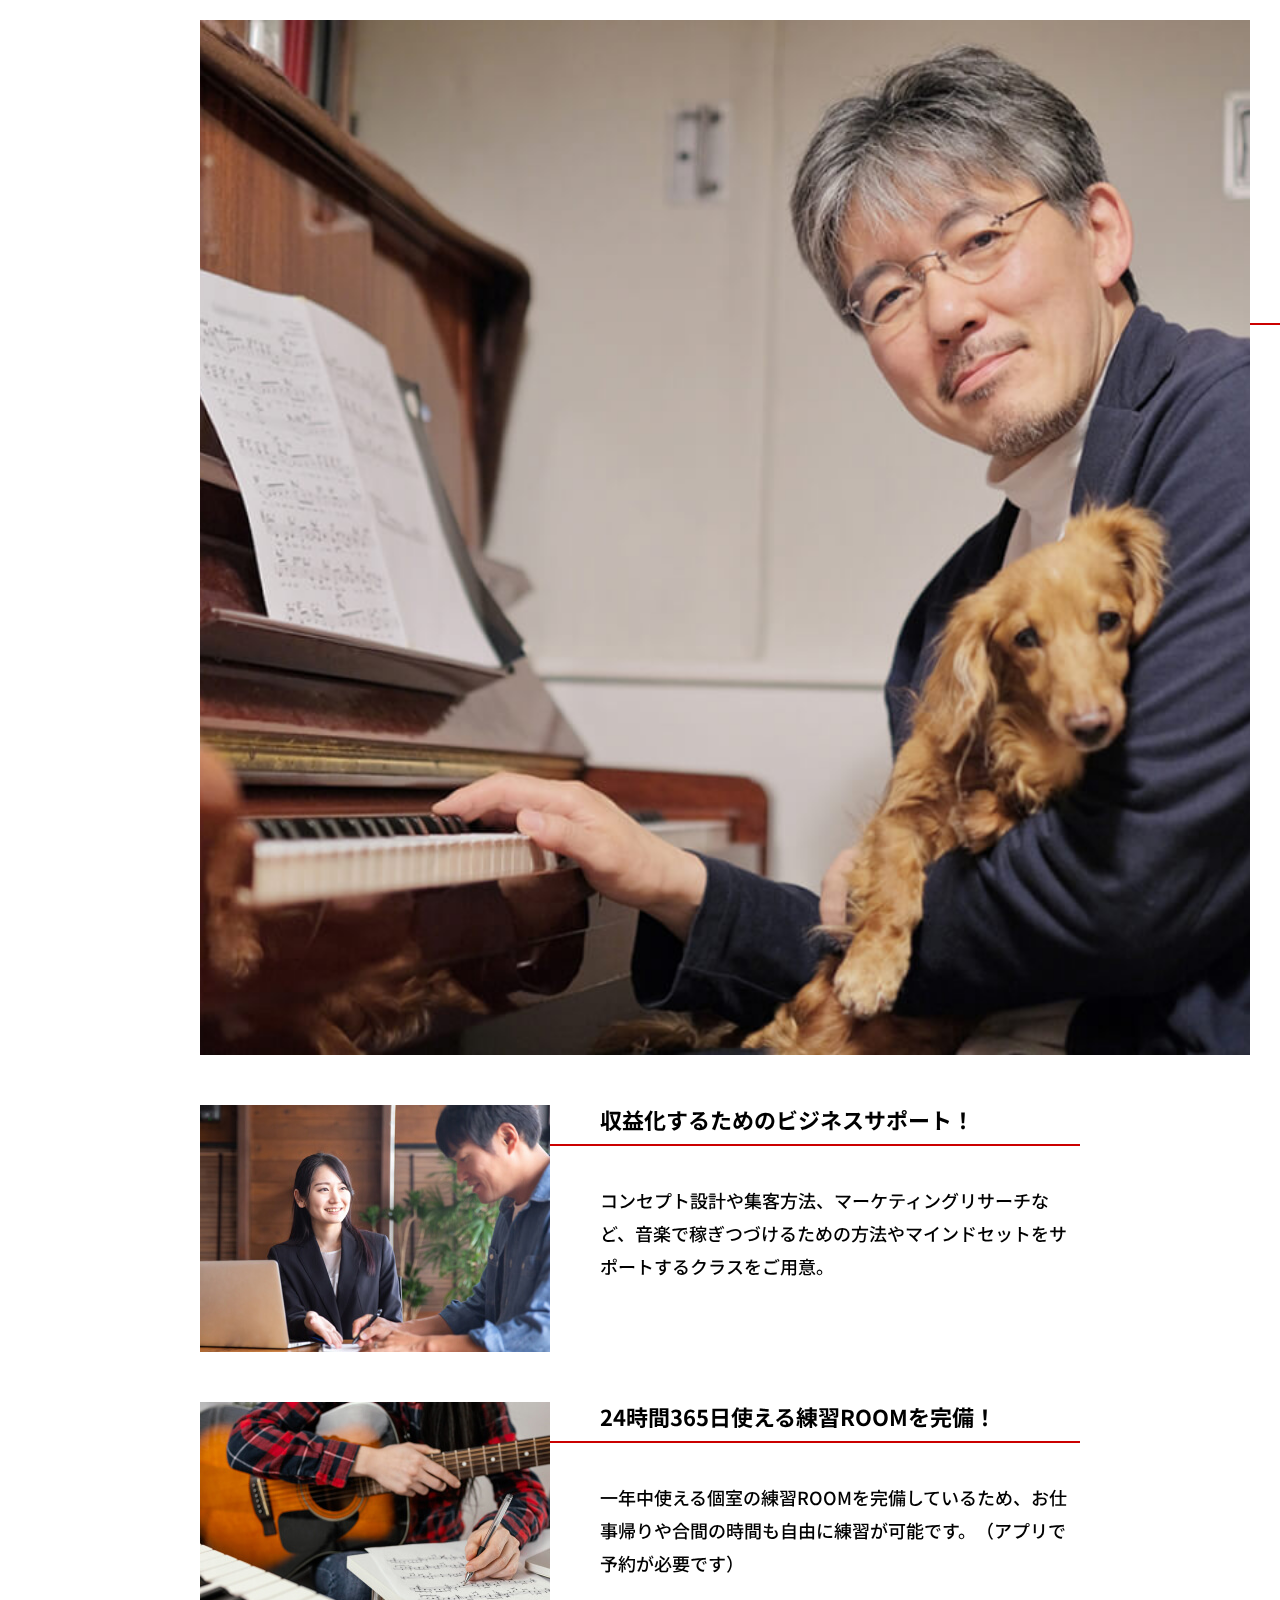
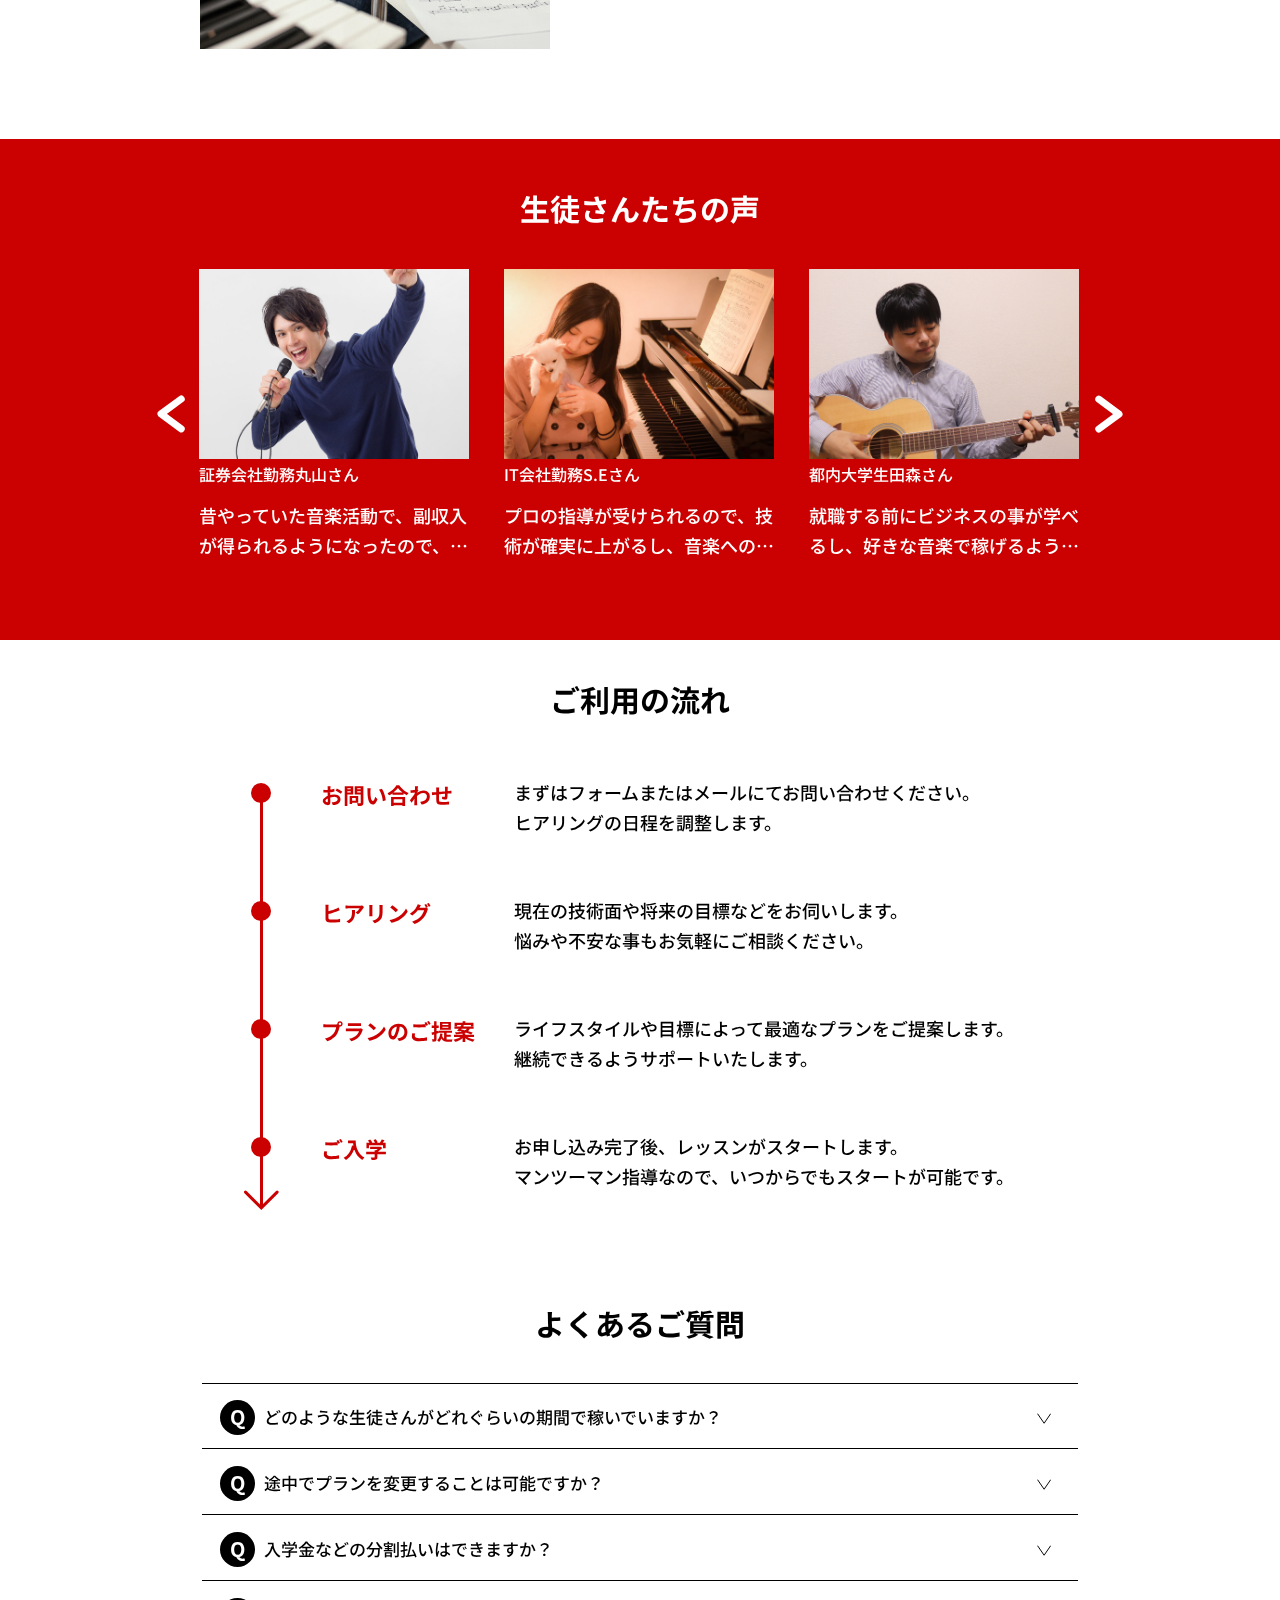
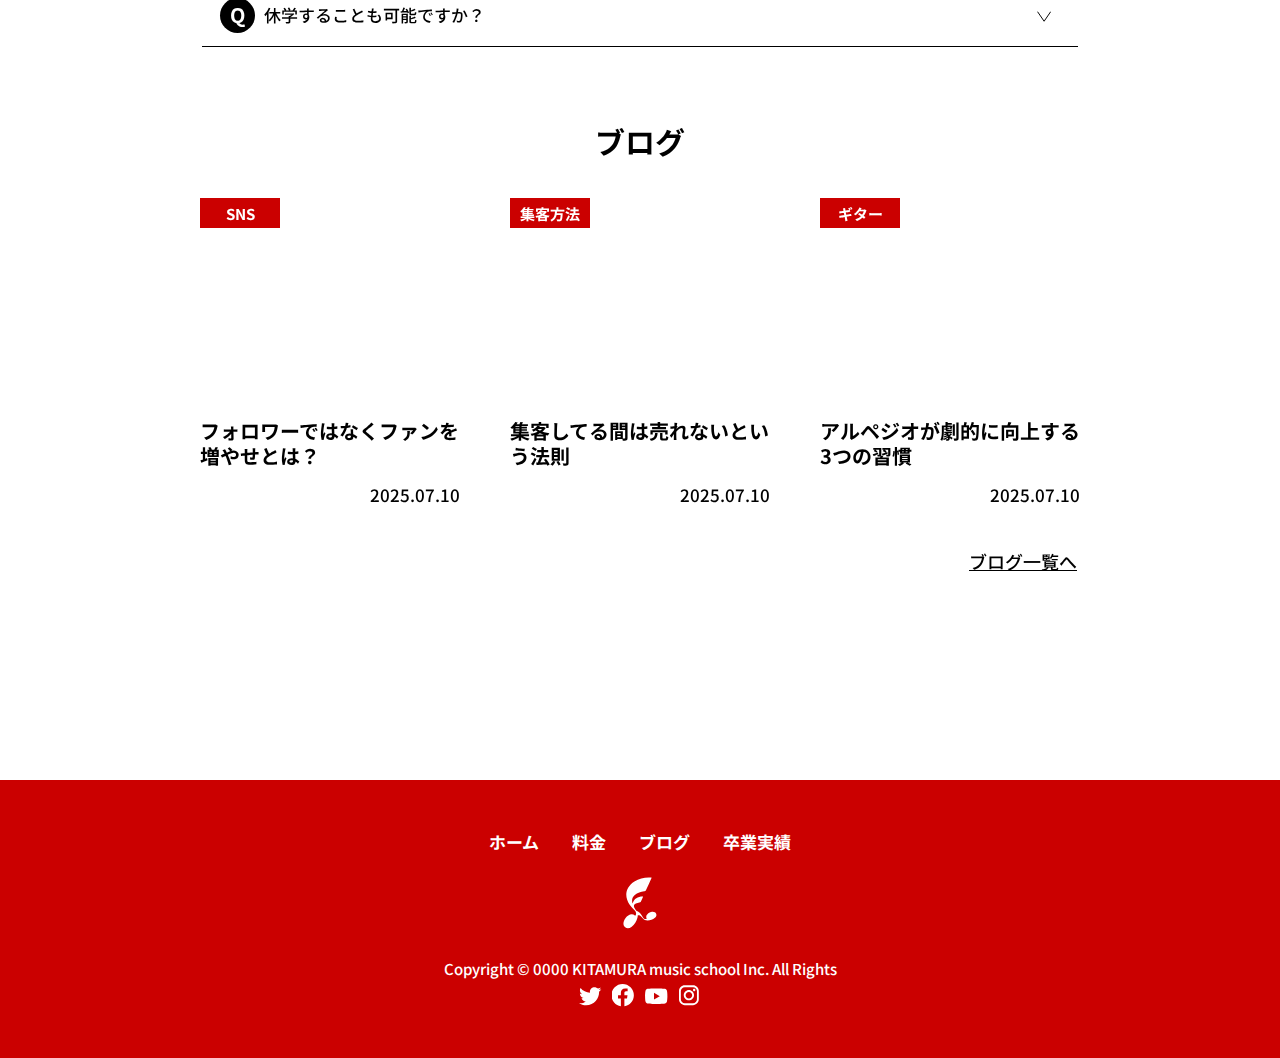
<file: publish/top/index.html>
<!doctype html>
<html lang="ja">

<head>
  <meta charset="UTF-8">
  <meta name="viewport" content="width=device-width,initial-scale=1">
  <meta content="https://localhost/assets/img/og-image.jpg" property="og:image">
  <meta content="website" property="og:type">
  <meta content="きたむらミュージックスクール" property="og:title">
  <meta content="" name="keywords">
  <meta content="きたむらミュージックスクールのホームページです。" name="description">
  <meta content="telephone=metaTags" name="format-detection">
  <title>きたむらミュージックスクール</title>
  <link rel="icon" href="../assets/img/favicon.svg">
  <link rel="preconnect" href="https://fonts.googleapis.com">
  <link rel="preconnect" href="https://fonts.gstatic.com" crossorigin>
  <link href="https://fonts.googleapis.com/css2?family=Noto+Sans+JP:wght@400;500;700&display=swap" rel="stylesheet">

  <link rel="stylesheet" href="https://cdn.jsdelivr.net/npm/swiper@11/swiper-bundle.min.css">
  <link rel="stylesheet" href="../assets/css/style.css?date=250811010544">
  <script src="https://cdn.jsdelivr.net/npm/swiper@11/swiper-bundle.min.js" defer></script>
  <script src="../assets/js/default.js?date=250801010935" defer></script>
</head>

<body>
  <header class="header">
    <div class="header__inner inner">
      <h1 class="header__box">
        <a class="header__link" href="../top/">
          <svg class="header__logo">
            <use xlink:href="#logo"></use>
          </svg>
          <span class="header__text"><span class="header__text--large">きたむら</span><br class="br-pc">ミュージックスクール</span>
        </a>
      </h1>
      <nav class="header__nav header-nav">
        <div class="header-nav__button">
          <div class="header-nav__box">
            <div class="header-nav__line"></div>
          </div>
        </div>
        <div class="header-nav__container">
          <ul class="header-nav__list">
            <li class="header-nav__item">
              <a class="header-nav__link" href="../plan/">料金</a>
            </li>
            <li class="header-nav__item">
              <a class="header-nav__link" href="../blog/">ブログ</a>
            </li>
            <li class="header-nav__item">
              <a class="header-nav__link" href="../result/">卒業実績</a>
            </li>
          </ul>
          <a class="header-nav__contact button" href="../contact/">お問い合わせ</a>
        </div>
      </nav>
    </div>
  </header>
  <main class="top">
    <section class="top__hero top-hero hero">
      <div class="top-hero__image hero__image">
        <picture>
          <source srcset="../assets/img/top/hero-pc.jpg" media="(min-width: 768px)">
          <img class="img-w-100" src="../assets/img/top/hero-sp.jpg" alt="「音楽で生きる」を叶えるミュージックスクール" width="1125" height="1650">
        </picture>
      </div>
      <h2 class="top-hero__head hero__head">「音楽で生きる」<br class="br-sp">を叶える<br>
        ミュージックスクール</h2>
    </section>
    <section class="top__topic top-topic">
      <div class="top-topic__inner inner">
        <h2 class="top-topic__head title">全人類、<br class="br-sp">ミュージシャン計画。</h2>
        <p class="top-topic__text">私たちは音楽を愛するすべての人が、音楽に熱狂できる世界を目指しています。</p>
        <div class="top-topic__semicircle">
          <picture>
            <source srcset="../assets/img/top/semicircle-pc.svg" media="(min-width: 768px)">
            <img class="img-w-100" src="../assets/img/top/semicircle-sp.svg" alt="" width="335" height="37" loading="lazy">
          </picture>
        </div>
        <div class="top-topic__table">
          <p class="top-topic__data top-topic__data--left">Enthusiasm</p>
          <p class="top-topic__data top-topic__data--circle"></p>
          <p class="top-topic__data top-topic__data--right">熱狂し</p>
          <p class="top-topic__data top-topic__data--left">Envision</p>
          <p class="top-topic__data top-topic__data--circle"></p>
          <p class="top-topic__data top-topic__data--right">想像し</p>
          <p class="top-topic__data top-topic__data--left top-topic__data--bottom">Effulgent</p>
          <p class="top-topic__data top-topic__data--circle"></p>
          <p class="top-topic__data top-topic__data--right top-topic__data--bottom">輝く存在へ</p>
        </div>
      </div>
    </section>
    <section class="top__about top-about">
      <h2 class="top-about__head title">音楽業界初！<br>
        収益化までサポートする<br class="br-sp">ミュージックスクール</h2>
      <p class="top-about__text">楽器や作詞作曲などの<br class="br-sp">技術・知識はもちろんのこと<br>
        自分で稼ぎつづけるための<br class="br-sp">ビジネス面もサポートします！</p>
    </section>
    <section class="top__reason top-reason">
      <div class="top-reason__inner inner">
        <h2 class="top-reason__head title">きたむらミュージック<br class="br-sp">スクールが選ばれる理由</h2>
        <ul class="top-reason__list">
          <li class="top-reason__item">
            <div class="top-reason__image">
              <picture>
                <source srcset="../assets/img/top/reason/01-pc.jpg" media="(min-width: 768px)">
                <img class="top-reason__img img-100" src="../assets/img/top/reason/01-sp.jpg" alt="" width="335" height="200" loading="lazy">
              </picture>
            </div>
            <div class="top-reason__box">
              <h3 class="top-reason__title">技術面はプロによるマンツーマン授業！</h3>
              <div class="top-reason__content">
                <p class="top-reason__text">第一線で活躍するプロによるマンツーマン授業で、きめ細かな技術指導が受けられます。</p>
              </div>
            </div>
          </li>
          <li class="top-reason__item">
            <div class="top-reason__image">
              <picture>
                <source srcset="../assets/img/top/reason/02-pc.jpg" media="(min-width: 768px)">
                <img class="top-reason__img img-100" src="../assets/img/top/reason/02-sp.jpg" alt="" width="335" height="200" loading="lazy">
              </picture>
            </div>
            <div class="top-reason__box">
              <h3 class="top-reason__title">収益化するためのビジネスサポート！</h3>
              <div class="top-reason__content">
                <p class="top-reason__text">コンセプト設計や集客方法、マーケティングリサーチなど、音楽で稼ぎつづけるための方法やマインドセットをサポートするクラスをご用意。</p>
              </div>
            </div>
          </li>
          <li class="top-reason__item">
            <div class="top-reason__image">
              <picture>
                <source srcset="../assets/img/top/reason/03-pc.jpg" media="(min-width: 768px)">
                <img class="top-reason__img img-100" src="../assets/img/top/reason/03-sp.jpg" alt="" width="335" height="200" loading="lazy">
              </picture>
            </div>
            <div class="top-reason__box">
              <h3 class="top-reason__title">24時間365日使える練習ROOMを完備！</h3>
              <div class="top-reason__content">
                <p class="top-reason__text">一年中使える個室の練習ROOMを完備しているため、お仕事帰りや合間の時間も自由に練習が可能です。　（アプリで予約が必要です）</p>
              </div>
            </div>
          </li>
        </ul>
      </div>
    </section>
    <section class="top__voice top-voice">
      <div class="top-voice__inner inner">
        <h2 class="top-voice__head title">生徒さんたちの声</h2>
        <div class="top-voice__container">
          <div class="swiper">
            <div class="swiper-wrapper">
              <div class="swiper-slide">
                <a class="top-voice__link" href="../result/details.html">
                  <div class="top-voice__image"><img class="top-voice__img img-100" src="../assets/img/result/01.jpg" alt="丸山" width="335" height="200" loading="lazy"></div>
                  <h3 class="top-voice__title ellipsis"><span class="top-voice__job">証券会社勤務</span>丸山さん</h3>
                  <p class="top-voice__text ellipsis">昔やっていた音楽活動で、副収入が得られるようになったので、毎日充実するようになりました。</p>
                </a>
              </div>
              <div class="swiper-slide">
                <a class="top-voice__link" href="../result/details.html">
                  <div class="top-voice__image"><img class="top-voice__img img-100" src="../assets/img/result/02.jpg" alt="S.E" width="335" height="200" loading="lazy"></div>
                  <h3 class="top-voice__title ellipsis"><span class="top-voice__job">IT会社勤務</span>S.Eさん</h3>
                  <p class="top-voice__text ellipsis">プロの指導が受けられるので、技術が確実に上がるし、音楽への考え方とかも勉強できて最高です。</p>
                </a>
              </div>
              <div class="swiper-slide">
                <a class="top-voice__link" href="../result/details.html">
                  <div class="top-voice__image"><img class="top-voice__img img-100" src="../assets/img/result/03.jpg" alt="田森" width="335" height="200" loading="lazy"></div>
                  <h3 class="top-voice__title ellipsis"><span class="top-voice__job">都内大学生</span>田森さん</h3>
                  <p class="top-voice__text ellipsis">就職する前にビジネスの事が学べるし、好きな音楽で稼げるようになったので選択肢が増えました。</p>
                </a>
              </div>
              <div class="swiper-slide">
                <a class="top-voice__link" href="../result/details.html">
                  <div class="top-voice__image"><img class="top-voice__img img-100" src="../assets/img/result/01.jpg" alt="丸山" width="335" height="200" loading="lazy"></div>
                  <h3 class="top-voice__title ellipsis"><span class="top-voice__job">証券会社勤務</span>丸山さん</h3>
                  <p class="top-voice__text ellipsis">昔やっていた音楽活動で、副収入が得られるようになったので、毎日充実するようになりました。</p>
                </a>
              </div>
              <div class="swiper-slide">
                <a class="top-voice__link" href="../result/details.html">
                  <div class="top-voice__image"><img class="top-voice__img img-100" src="../assets/img/result/02.jpg" alt="S.E" width="335" height="200" loading="lazy"></div>
                  <h3 class="top-voice__title ellipsis"><span class="top-voice__job">IT会社勤務</span>S.Eさん</h3>
                  <p class="top-voice__text ellipsis">プロの指導が受けられるので、技術が確実に上がるし、音楽への考え方とかも勉強できて最高です。</p>
                </a>
              </div>
              <div class="swiper-slide">
                <a class="top-voice__link" href="../result/details.html">
                  <div class="top-voice__image"><img class="top-voice__img img-100" src="../assets/img/result/03.jpg" alt="田森" width="335" height="200" loading="lazy"></div>
                  <h3 class="top-voice__title ellipsis"><span class="top-voice__job">都内大学生</span>田森さん</h3>
                  <p class="top-voice__text ellipsis">就職する前にビジネスの事が学べるし、好きな音楽で稼げるようになったので選択肢が増えました。</p>
                </a>
              </div>
            </div>
          </div>
          <div class="swiper-button-prev"></div>
          <div class="swiper-button-next"></div>
        </div>
      </div>
    </section>
    <section class="top__guide top-guide">
      <div class="top-guide__inner inner">
        <h2 class="top-guide__head title">ご利用の流れ</h2>
        <div class="top-guide__container">
          <ul class="top-guide__list">
            <li class="top-guide__item">
              <p class="top-guide__circle"></p>
              <h3 class="top-guide__title">お問い合わせ</h3>
              <p class="top-guide__text">まずはフォームまたはメールにてお問い合わせください。<br>ヒアリングの日程を調整します。</p>
            </li>
            <li class="top-guide__item">
              <p class="top-guide__circle"></p>
              <h3 class="top-guide__title">ヒアリング</h3>
              <p class="top-guide__text">現在の技術面や将来の目標などをお伺いします。<br>悩みや不安な事もお気軽にご相談ください。</p>
            </li>
            <li class="top-guide__item">
              <p class="top-guide__circle"></p>
              <h3 class="top-guide__title">プランのご提案</h3>
              <p class="top-guide__text">ライフスタイルや目標によって最適なプランをご提案します。<br>継続できるようサポートいたします。</p>
            </li>
            <li class="top-guide__item">
              <p class="top-guide__circle"></p>
              <h3 class="top-guide__title">ご入学</h3>
              <p class="top-guide__text">お申し込み完了後、レッスンがスタートします。<br>マンツーマン指導なので、いつからでもスタートが可能です。</p>
            </li>
          </ul>
          <p class="top-guide__line"></p>
        </div>
      </div>
    </section>
    <section class="top__faq top-faq">
      <div class="top-faq__inner inner">
        <h2 class="top-faq__head title">よくあるご質問</h2>
        <div class="top-faq__container">
          <dl class="top-faq__list">
            <dt class="top-faq__question">
              <div class="top-faq__box">
                <p class="top-faq__text">どのような生徒さんがどれぐらいの期間で稼いでいますか？</p>
                <div class="top-faq__arrow"><img class="img-w-100" src="../assets/img/top/faq-arrow-sp.svg" alt="" width="15" height="11" loading="lazy"></div>
              </div>
            </dt>
            <dd class="top-faq__answer">
              <div class="top-faq__box">
                <p class="top-faq__text">途中でプラン変更も可能です。毎月15日までに申請すれば翌月からプランが変更となります。</p>
              </div>
            </dd>
          </dl>
          <dl class="top-faq__list">
            <dt class="top-faq__question">
              <div class="top-faq__box">
                <p class="top-faq__text">途中でプランを変更することは可能ですか？</p>
                <div class="top-faq__arrow"><img class="img-w-100" src="../assets/img/top/faq-arrow-sp.svg" alt="" width="15" height="11" loading="lazy"></div>
              </div>
            </dt>
            <dd class="top-faq__answer">
              <div class="top-faq__box">
                <p class="top-faq__text">途中でプラン変更も可能です。毎月15日までに申請すれば翌月からプランが変更となります。</p>
              </div>
            </dd>
          </dl>
          <dl class="top-faq__list">
            <dt class="top-faq__question">
              <div class="top-faq__box">
                <p class="top-faq__text">入学金などの分割払いはできますか？</p>
                <div class="top-faq__arrow"><img class="img-w-100" src="../assets/img/top/faq-arrow-sp.svg" alt="" width="15" height="11" loading="lazy"></div>
              </div>
            </dt>
            <dd class="top-faq__answer">
              <div class="top-faq__box">
                <p class="top-faq__text">途中でプラン変更も可能です。毎月15日までに申請すれば翌月からプランが変更となります。</p>
              </div>
            </dd>
          </dl>
          <dl class="top-faq__list">
            <dt class="top-faq__question">
              <div class="top-faq__box">
                <p class="top-faq__text">休学することも可能ですか？</p>
                <div class="top-faq__arrow"><img class="img-w-100" src="../assets/img/top/faq-arrow-sp.svg" alt="" width="15" height="11" loading="lazy"></div>
              </div>
            </dt>
            <dd class="top-faq__answer">
              <div class="top-faq__box">
                <p class="top-faq__text">途中でプラン変更も可能です。毎月15日までに申請すれば翌月からプランが変更となります。</p>
              </div>
            </dd>
          </dl>
        </div>
      </div>
    </section>
    <section class="top__blog top-blog">
      <div class="top-blog__inner inner">
        <h2 class="top-blog__head title">ブログ</h2>
        <ul class="top-blog__list">
          <li class="top-blog__item">
            <a class="top-blog__card card" href="../blog/details.html">
              <div class="card__image-box">
                <div class="card__image">
                  <picture>
                    <source srcset="../assets/img/blog/03-pc.jpg" media="(min-width: 768px)">
                    <img class="card__img img-100" src="../assets/img/blog/03-sp.jpg" alt="" width="335" height="200" loading="lazy">
                  </picture>
                </div>
                <p class="card__tag">SNS</p>
              </div>
              <h3 class="card__title ellipsis">フォロワーではなくファンを増やせとは？</h3>
              <time class="card__date" datetime="2025-07-10">2025.07.10</time>
            </a>
          </li>
          <li class="top-blog__item">
            <a class="top-blog__card card" href="../blog/details.html">
              <div class="card__image-box">
                <div class="card__image">
                  <picture>
                    <source srcset="../assets/img/blog/02-pc.jpg" media="(min-width: 768px)">
                    <img class="card__img img-100" src="../assets/img/blog/02-sp.jpg" alt="" width="335" height="200" loading="lazy">
                  </picture>
                </div>
                <p class="card__tag">集客方法</p>
              </div>
              <h3 class="card__title ellipsis">集客してる間は売れないという法則</h3>
              <time class="card__date" datetime="2025-07-10">2025.07.10</time>
            </a>
          </li>
          <li class="top-blog__item">
            <a class="top-blog__card card" href="../blog/details.html">
              <div class="card__image-box">
                <div class="card__image">
                  <picture>
                    <source srcset="../assets/img/blog/01-pc.jpg" media="(min-width: 768px)">
                    <img class="card__img img-100" src="../assets/img/blog/01-sp.jpg" alt="" width="335" height="200" loading="lazy">
                  </picture>
                </div>
                <p class="card__tag">ギター</p>
              </div>
              <h3 class="card__title ellipsis">アルペジオが劇的に向上する3つの習慣</h3>
              <time class="card__date" datetime="2025-07-10">2025.07.10</time>
            </a>
          </li>
        </ul>
        <a class="top-blog__link" href="../blog">ブログ一覧へ</a>
      </div>
    </section>
  </main>
  <svg class="hidden" xmlns="http://www.w3.org/2000/svg">
    <symbol id="logo" viewBox="0 0 21 33">
      <path d="M20.1334 23.182C19.7653 22.3566 18.8131 21.9118 17.6807 22.0354C16.6012 22.1535 15.6762 22.6108 14.8962 23.351C13.9229 24.2751 13.7784 25.0889 14.3363 26.2915C13.4208 26.6889 12.6604 26.4007 12.0503 25.4766C11.4898 24.6281 10.9649 23.7401 10.2967 22.9818C9.92421 22.5589 9.52946 22.187 7.96208 21.4008C7.88261 21.2762 7.79954 21.1522 7.70939 21.03C7.35615 20.5502 6.98842 20.0691 6.72059 19.5415C6.1331 18.3837 6.46556 17.3659 7.65214 16.8662C8.32805 16.5818 9.0959 16.5221 9.80766 16.3119C10.1339 16.2155 10.5734 16.0779 10.7057 15.8252C11.2146 14.8536 11.62 13.8275 12.1369 12.6563C8.84968 12.5837 6.66783 13.8305 5.63814 16.9596C4.91212 14.9162 5.41899 13.0217 6.98369 11.6652C8.63472 10.2336 10.6505 9.72975 12.744 9.40886C13.112 9.35221 13.6545 9.21994 13.777 8.96193C15.0042 6.3767 16.1599 3.75797 17.3619 1.09149C17.0944 1.00904 16.9598 0.936974 16.8216 0.928967C13.223 0.723141 9.82158 1.38569 6.75355 3.3484C1.32982 6.81801 0.190413 12.6101 3.94234 17.841C4.78432 19.0145 5.85283 20.0306 6.85496 21.0828C7.94667 22.2291 8.10444 23.3804 7.25743 24.5284C5.76121 23.3659 4.58146 23.3062 2.98234 24.3659C1.70085 25.215 0.767836 26.3565 0.257429 27.8224C-0.278215 29.3599 0.0361767 30.8291 1.06795 31.6058C2.16914 32.4353 3.54552 32.3808 4.91481 31.3947C6.91694 29.9524 8.06468 27.9381 8.65666 25.586C8.77586 25.1124 8.83043 24.6506 8.82689 24.2001L8.84202 24.2422C9.35805 24.1028 9.88386 23.873 11.0203 25.1429C11.2965 25.4516 11.6084 25.7346 11.8801 26.0507C12.6598 26.9585 13.6396 27.436 14.8378 27.4114C16.5345 27.377 18.088 26.9105 19.3855 25.7716C20.2728 24.9928 20.5258 24.0628 20.1334 23.182Z" />
    </symbol>
    <symbol id="sns-icon-x" viewBox="0 0 23  23">
      <path d="M7.0344 21.3444C15.4753 21.3444 20.0913 14.3513 20.0913 8.28746C20.0913 8.08876 20.0873 7.89092 20.0781 7.6942C20.9741 7.04652 21.753 6.23824 22.3675 5.31813C21.5452 5.68334 20.6603 5.92957 19.7321 6.04051C20.6795 5.47256 21.407 4.57356 21.75 3.50207C20.8632 4.02772 19.8814 4.41001 18.8361 4.61589C17.9987 3.72395 16.8061 3.16602 15.4865 3.16602C12.9519 3.16602 10.8967 5.22123 10.8967 7.75475C10.8967 8.11496 10.9371 8.46507 11.0157 8.8011C7.20189 8.60938 3.81993 6.7832 1.55679 4.0065C1.16231 4.68451 0.935326 5.47256 0.935326 6.31296C0.935326 7.90515 1.74547 9.31055 2.97739 10.1329C2.22477 10.1097 1.51751 9.90285 0.898994 9.55874C0.89801 9.57789 0.89801 9.59713 0.89801 9.61726C0.89801 11.84 2.48002 13.6955 4.57961 14.1162C4.19418 14.2211 3.7886 14.2777 3.36989 14.2777C3.07428 14.2777 2.78673 14.2484 2.50722 14.1949C3.09145 16.0181 4.78548 17.3449 6.79427 17.3823C5.22335 18.6131 3.24481 19.3467 1.09467 19.3467C0.724442 19.3467 0.359222 19.3255 0 19.2831C2.03098 20.5846 4.44246 21.3444 7.0344 21.3444Z" fill="white" />
    </symbol>
    <symbol id="sns-icon-facebook" viewBox="35 0 23 23">
      <path d="M43.8725 22.3276C41.2576 21.9165 38.8591 20.5804 37.1205 18.5657C35.3635 16.5296 34.3958 13.925 34.3958 11.2318C34.3958 8.23178 35.5642 5.41126 37.6856 3.28979C39.8071 1.16834 42.6276 0 45.6276 0C48.6276 0 51.4481 1.16834 53.5696 3.28979C55.6911 5.41126 56.8594 8.23178 56.8594 11.2318C56.8594 13.925 55.8917 16.5296 54.1347 18.5657C52.396 20.5806 49.9985 21.9162 47.3837 22.3265L47.3828 14.4787H49.9995L50.4972 11.2318H47.3828V9.12471L47.3828 9.1039C47.3878 8.45673 47.6322 7.37105 49.2131 7.37105H50.6289V4.607C50.6197 4.6056 49.3325 4.38751 48.1149 4.38751C45.4584 4.38751 43.8725 6.02102 43.8725 8.75716V11.2318H41.0206V14.4787H43.8725V22.3276Z" fill="white" />
    </symbol>
    <symbol id="sns-icon-youtube" viewBox="71 0 23 23">
      <path d="M82.2424 20.0309C82.1726 20.0309 75.2368 20.0256 73.515 19.5644C72.5534 19.3077 71.7965 18.551 71.5396 17.5898C71.0785 15.8672 71.0731 12.2491 71.0731 12.2127C71.0731 12.1764 71.0785 8.55826 71.5396 6.83642C71.7962 5.87555 72.5531 5.11863 73.515 4.86103C75.2368 4.39986 82.1726 4.39453 82.2424 4.39453C82.3123 4.39453 89.2472 4.39986 90.9691 4.86103C91.931 5.11863 92.6879 5.87555 92.9445 6.83642C93.4056 8.55826 93.411 12.1764 93.411 12.2127C93.411 12.2491 93.4056 15.8672 92.9445 17.5898C92.6876 18.551 91.9307 19.3077 90.9691 19.5644C89.2472 20.0256 82.3123 20.0309 82.2424 20.0309ZM80.0081 8.8624V15.5638L85.8115 12.2127L80.0081 8.8624Z" fill="white" />
    </symbol>
    <symbol id="sns-icon-instagram" viewBox="103 0 23 23">
      <path d="M109.784 21.1346C106.591 21.1346 103.994 18.5376 103.994 15.3447V7.12194C103.994 3.92959 106.591 1.33203 109.784 1.33203H118.007C121.2 1.33203 123.797 3.92959 123.797 7.12194V15.3447C123.797 18.5376 121.2 21.1346 118.007 21.1346H109.784ZM105.84 7.12194V15.3447C105.84 17.5194 107.61 19.2888 109.784 19.2888H118.007C120.182 19.2888 121.951 17.5194 121.951 15.3447V7.12194C121.951 4.94727 120.182 3.17779 118.007 3.17779H109.784C107.61 3.17779 105.84 4.94727 105.84 7.12194ZM108.777 11.2336C108.777 8.41105 111.073 6.11476 113.895 6.11476C116.718 6.11476 119.014 8.41105 119.014 11.2336C119.014 14.0556 116.718 16.3519 113.895 16.3519C111.073 16.3519 108.777 14.0556 108.777 11.2336ZM110.623 11.2336C110.623 13.0379 112.091 14.5055 113.895 14.5055C115.7 14.5055 117.168 13.0379 117.168 11.2336C117.168 9.42873 115.7 7.96052 113.895 7.96052C112.091 7.96052 110.623 9.42873 110.623 11.2336ZM117.953 5.95224C117.953 5.27065 118.505 4.71842 119.187 4.71842C119.868 4.71842 120.42 5.27065 120.42 5.95224C120.42 6.63383 119.868 7.18607 119.187 7.18607C118.505 7.18607 117.953 6.63383 117.953 5.95224Z" fill="white" />
    </symbol>
  </svg>
  <div class="links">
    <div class="links__inner inner">
      <a class="links__to-top" href="javascript:void(0);">
        <svg viewBox="0 0 68 68">
          <circle cx="34" cy="34" r="34" />
          <path d="M45.6527 42.2031L34.0764 26.4995L22.5 42.2031" stroke="white" stroke-width="5" stroke-linecap="round" stroke-linejoin="round" />
        </svg>
      </a>
      <a class="links__to-contact links-to-contact button" href="../contact/"><span class="links-to-contact__span">お問い合わせ</span></a>
    </div>
  </div>
  <footer class="footer">
    <div class="footer__container">
      <ul class="footer__list">
        <li class="footer__item">
          <a class="footer__link" href="../top/">
            <span>ホーム</span>
          </a>
        </li>
        <li class="footer__item">
          <a class="footer__link" href="../plan/">
            <span>料金</span>
          </a>
        </li>
        <li class="footer__item">
          <a class="footer__link" href="../blog/">
            <span>ブログ</span>
          </a>
        </li>
        <li class="footer__item">
          <a class="footer__link" href="../result/">
            <span>卒業実績</span>
          </a>
        </li>
      </ul>
      <a class="footer__logo-link" href="../top/">
        <svg class="footer__logo img-100">
          <use href="#logo"></use>
        </svg>
      </a>
      <p class="footer__copy">
        <small>Copyright &copy; 0000 KITAMURA music school Inc.<br class="br-sp">
          All Rights</small>
      </p>
      <div class="footer__sns footer-sns">
        <a class="footer-sns__link" href="https://x.com/" target="_blank" rel="noreferrer">
          <svg class="footer-sns__icon">
            <use href="#sns-icon-x"></use>
          </svg>
        </a>
        <a class="footer-sns__link" href="https://facebook.com/" target="_blank" rel="noreferrer">
          <svg class="footer-sns__icon">
            <use href="#sns-icon-facebook"></use>
          </svg>
        </a>
        <a class="footer-sns__link" href="https://youtube.com/" target="_blank" rel="noreferrer">
          <svg class="footer-sns__icon">
            <use href="#sns-icon-youtube"></use>
          </svg>
        </a>
        <a class="footer-sns__link" href="https://instagram.com/" target="_blank" rel="noreferrer">
          <svg class="footer-sns__icon">
            <use href="#sns-icon-instagram"></use>
          </svg>
        </a>
      </div>
    </div>
  </footer>
</body>

</html>
</file>
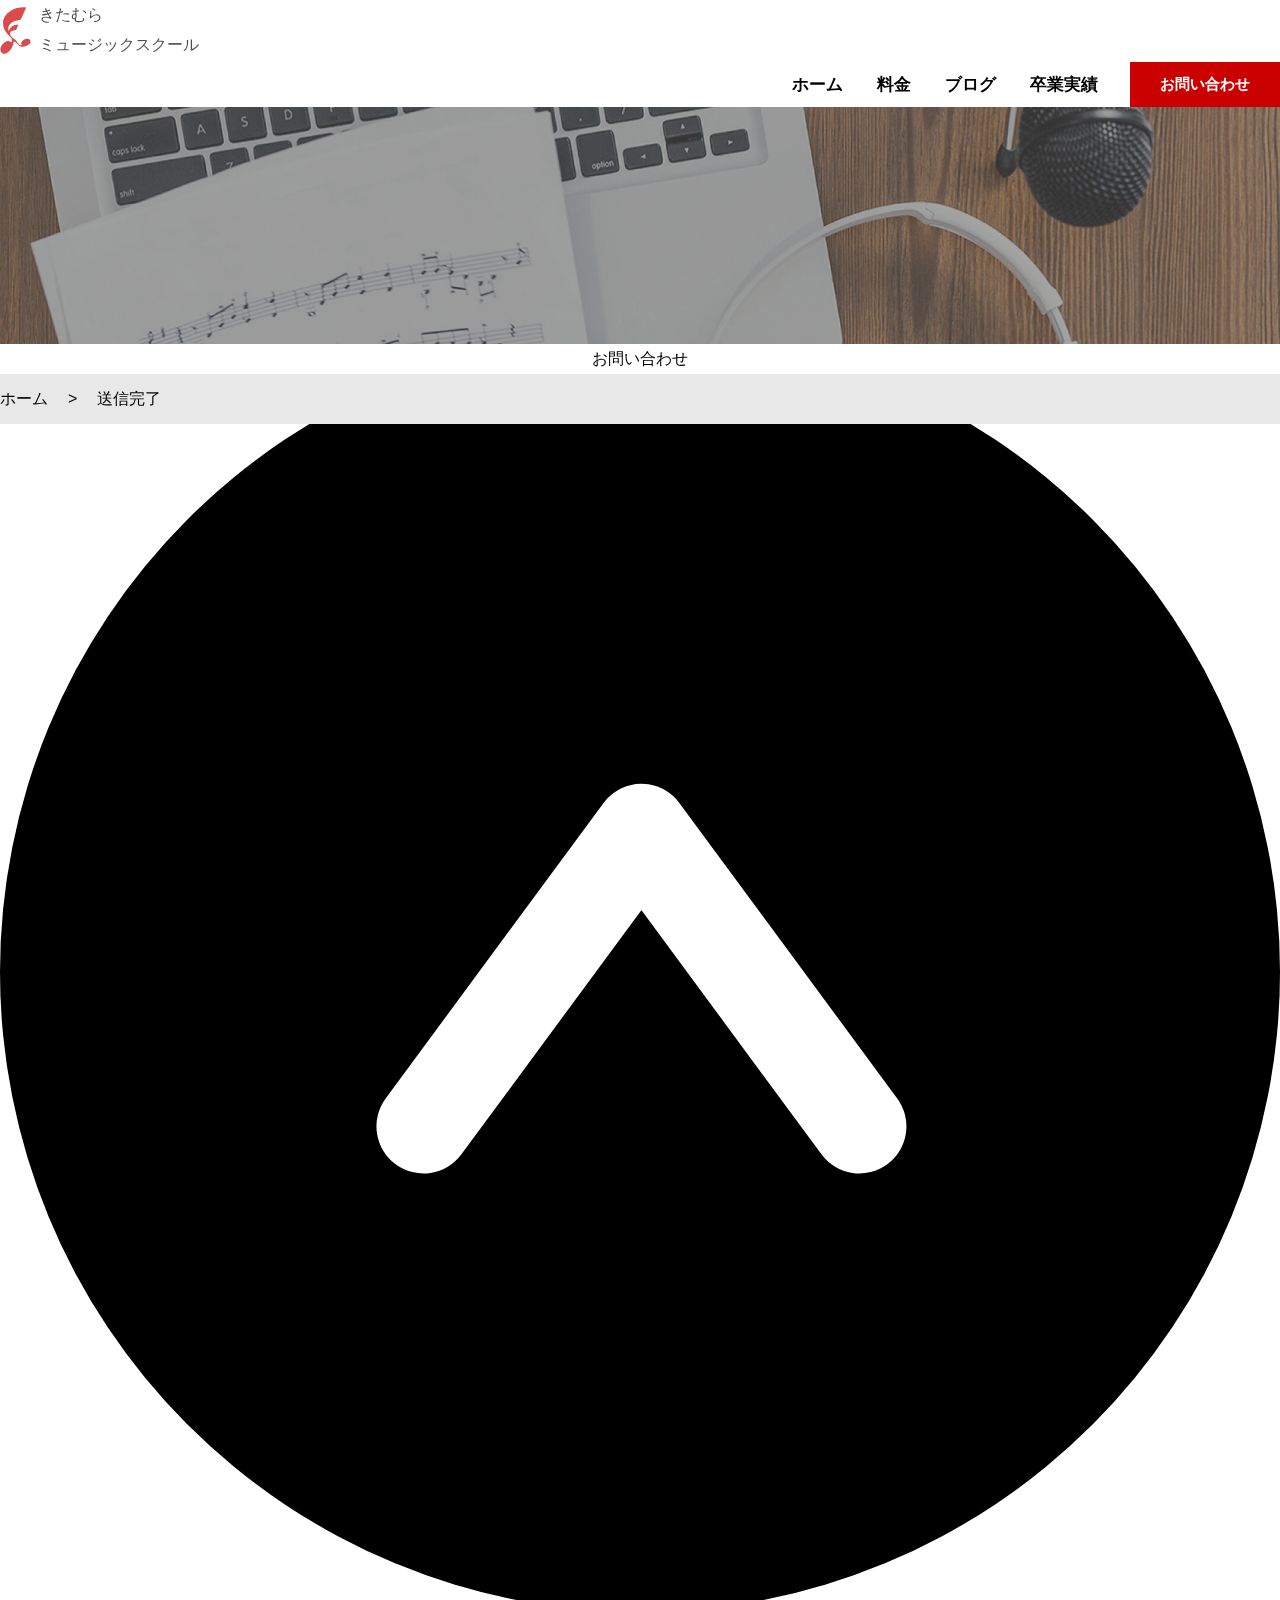
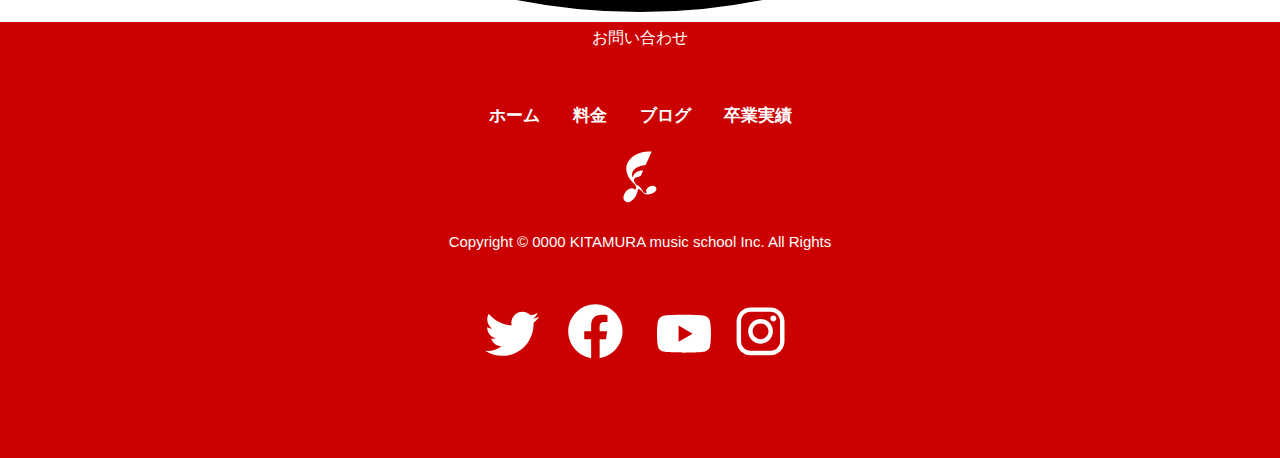
<file: publish/contact/send.html>
<!doctype html>
<html lang="ja">

<head>
  <meta charset="UTF-8">
  <meta name="viewport" content="width=device-width,initial-scale=1">
  <meta content="https://localhost/assets/img/og-image.jpg" property="og:image">
  <meta content="website" property="og:type">
  <meta content="お問い合わせ | きたむらミュージックスクール" property="og:title">
  <meta content="" name="keywords">
  <meta content="きたむらミュージックスクールのお問い合わせのページです。" name="description">
  <meta content="telephone=metaTags" name="format-detection">
  <link rel="icon" href="../assets/img/favicon.svg">
    <link rel="stylesheet" href="../assets/css/style.css?date=250622205714">
  <title>お問い合わせ | きたむらミュージックスクール</title>
    <script src="../assets/js/default.js?date=250619223756" defer></script>
</head>

<body>
<header class="header">
    <div class="overlay"></div>
  <div class="header__container">
    <a class="header__link" href="../top/">
      <svg class="header__logo">
        <use xlink:href="#logo"></use>
      </svg>
      <h1 class="header__head"><span class="header__head--large">きたむら</span><br class="br-pc">ミュージックスクール</h1>
    </a>
    <nav class="header__nav header-nav">
      <p class="header-nav__box">
        <span class="header-nav__button">
          <span class="header-nav__line"></span>
        </span>
      </p>
      <div class="header-nav__container">
        <ul class="header-nav__list">
                      <li class="header-nav__item">
              <a class="header-nav__link" href="../top/">ホーム</a>
            </li>
                      <li class="header-nav__item">
              <a class="header-nav__link" href="../plan/">料金</a>
            </li>
                      <li class="header-nav__item">
              <a class="header-nav__link" href="../blog/">ブログ</a>
            </li>
                      <li class="header-nav__item">
              <a class="header-nav__link" href="../result/">卒業実績</a>
            </li>
                  </ul>
        <a class="header-nav__contact button" href="../contact/"><span class="button__span">お問い合わせ</span></a>
      </div>
    </nav>
  </div>
  <section class="contact__hero contact-hero hero">
    <picture class="index-hero__image hero__image">
      <source srcset="../assets/img/contact/hero-pc.jpg" media="(min-width: 768px)">
      <img class="img-w-100" src="../assets/img/contact/hero-sp.jpg" alt="お問い合わせ" width="1125" height="1650">
    </picture>
    <h2 class="hero__h2">お問い合わせ</h2>
  </section>
  <nav class="contact__breadcrumb breadcrumb">
    <ul class="breadcrumb__list">
      <li class="breadcrumb__item"><a class="breadcrumb__link" href="../top/">ホーム</a>></li>
      <li class="breadcrumb__item">送信完了</li>
    </ul>
  </nav>
</header>
<main class="contact contact--send">
  <div class="contact__inner inner">
    <div class="contact__container">
      <p class="contact__text">お問い合わせいただきありがとうございました。<br>
        内容確認後、担当者よりメールにてご連絡いたします。</p>
      <a class="button button--bottom contact__button--send " href="../top/">ホームへ戻る</a>
    </div>
  </div>
</main>
  <svg class="hidden" xmlns="http://www.w3.org/2000/svg">
    <symbol id="logo" viewBox="0 0 21 33">
      <path d="M20.1334 23.182C19.7653 22.3566 18.8131 21.9118 17.6807 22.0354C16.6012 22.1535 15.6762 22.6108 14.8962 23.351C13.9229 24.2751 13.7784 25.0889 14.3363 26.2915C13.4208 26.6889 12.6604 26.4007 12.0503 25.4766C11.4898 24.6281 10.9649 23.7401 10.2967 22.9818C9.92421 22.5589 9.52946 22.187 7.96208 21.4008C7.88261 21.2762 7.79954 21.1522 7.70939 21.03C7.35615 20.5502 6.98842 20.0691 6.72059 19.5415C6.1331 18.3837 6.46556 17.3659 7.65214 16.8662C8.32805 16.5818 9.0959 16.5221 9.80766 16.3119C10.1339 16.2155 10.5734 16.0779 10.7057 15.8252C11.2146 14.8536 11.62 13.8275 12.1369 12.6563C8.84968 12.5837 6.66783 13.8305 5.63814 16.9596C4.91212 14.9162 5.41899 13.0217 6.98369 11.6652C8.63472 10.2336 10.6505 9.72975 12.744 9.40886C13.112 9.35221 13.6545 9.21994 13.777 8.96193C15.0042 6.3767 16.1599 3.75797 17.3619 1.09149C17.0944 1.00904 16.9598 0.936974 16.8216 0.928967C13.223 0.723141 9.82158 1.38569 6.75355 3.3484C1.32982 6.81801 0.190413 12.6101 3.94234 17.841C4.78432 19.0145 5.85283 20.0306 6.85496 21.0828C7.94667 22.2291 8.10444 23.3804 7.25743 24.5284C5.76121 23.3659 4.58146 23.3062 2.98234 24.3659C1.70085 25.215 0.767836 26.3565 0.257429 27.8224C-0.278215 29.3599 0.0361767 30.8291 1.06795 31.6058C2.16914 32.4353 3.54552 32.3808 4.91481 31.3947C6.91694 29.9524 8.06468 27.9381 8.65666 25.586C8.77586 25.1124 8.83043 24.6506 8.82689 24.2001L8.84202 24.2422C9.35805 24.1028 9.88386 23.873 11.0203 25.1429C11.2965 25.4516 11.6084 25.7346 11.8801 26.0507C12.6598 26.9585 13.6396 27.436 14.8378 27.4114C16.5345 27.377 18.088 26.9105 19.3855 25.7716C20.2728 24.9928 20.5258 24.0628 20.1334 23.182Z" />
    </symbol>
    <symbol id="sns-icons" viewBox="0 0 124 23">
      <path d="M7.0344 21.3444C15.4753 21.3444 20.0913 14.3513 20.0913 8.28746C20.0913 8.08876 20.0873 7.89092 20.0781 7.6942C20.9741 7.04652 21.753 6.23824 22.3675 5.31813C21.5452 5.68334 20.6603 5.92957 19.7321 6.04051C20.6795 5.47256 21.407 4.57356 21.75 3.50207C20.8632 4.02772 19.8814 4.41001 18.8361 4.61589C17.9987 3.72395 16.8061 3.16602 15.4865 3.16602C12.9519 3.16602 10.8967 5.22123 10.8967 7.75475C10.8967 8.11496 10.9371 8.46507 11.0157 8.8011C7.20189 8.60938 3.81993 6.7832 1.55679 4.0065C1.16231 4.68451 0.935326 5.47256 0.935326 6.31296C0.935326 7.90515 1.74547 9.31055 2.97739 10.1329C2.22477 10.1097 1.51751 9.90285 0.898994 9.55874C0.89801 9.57789 0.89801 9.59713 0.89801 9.61726C0.89801 11.84 2.48002 13.6955 4.57961 14.1162C4.19418 14.2211 3.7886 14.2777 3.36989 14.2777C3.07428 14.2777 2.78673 14.2484 2.50722 14.1949C3.09145 16.0181 4.78548 17.3449 6.79427 17.3823C5.22335 18.6131 3.24481 19.3467 1.09467 19.3467C0.724442 19.3467 0.359222 19.3255 0 19.2831C2.03098 20.5846 4.44246 21.3444 7.0344 21.3444Z" fill="white" />
      <path d="M43.8725 22.3276C41.2576 21.9165 38.8591 20.5804 37.1205 18.5657C35.3635 16.5296 34.3958 13.925 34.3958 11.2318C34.3958 8.23178 35.5642 5.41126 37.6856 3.28979C39.8071 1.16834 42.6276 0 45.6276 0C48.6276 0 51.4481 1.16834 53.5696 3.28979C55.6911 5.41126 56.8594 8.23178 56.8594 11.2318C56.8594 13.925 55.8917 16.5296 54.1347 18.5657C52.396 20.5806 49.9985 21.9162 47.3837 22.3265L47.3828 14.4787H49.9995L50.4972 11.2318H47.3828V9.12471L47.3828 9.1039C47.3878 8.45673 47.6322 7.37105 49.2131 7.37105H50.6289V4.607C50.6197 4.6056 49.3325 4.38751 48.1149 4.38751C45.4584 4.38751 43.8725 6.02102 43.8725 8.75716V11.2318H41.0206V14.4787H43.8725V22.3276Z" fill="white" />
      <path d="M82.2424 20.0309C82.1726 20.0309 75.2368 20.0256 73.515 19.5644C72.5534 19.3077 71.7965 18.551 71.5396 17.5898C71.0785 15.8672 71.0731 12.2491 71.0731 12.2127C71.0731 12.1764 71.0785 8.55826 71.5396 6.83642C71.7962 5.87555 72.5531 5.11863 73.515 4.86103C75.2368 4.39986 82.1726 4.39453 82.2424 4.39453C82.3123 4.39453 89.2472 4.39986 90.9691 4.86103C91.931 5.11863 92.6879 5.87555 92.9445 6.83642C93.4056 8.55826 93.411 12.1764 93.411 12.2127C93.411 12.2491 93.4056 15.8672 92.9445 17.5898C92.6876 18.551 91.9307 19.3077 90.9691 19.5644C89.2472 20.0256 82.3123 20.0309 82.2424 20.0309ZM80.0081 8.8624V15.5638L85.8115 12.2127L80.0081 8.8624Z" fill="white" />
      <path d="M109.784 21.1346C106.591 21.1346 103.994 18.5376 103.994 15.3447V7.12194C103.994 3.92959 106.591 1.33203 109.784 1.33203H118.007C121.2 1.33203 123.797 3.92959 123.797 7.12194V15.3447C123.797 18.5376 121.2 21.1346 118.007 21.1346H109.784ZM105.84 7.12194V15.3447C105.84 17.5194 107.61 19.2888 109.784 19.2888H118.007C120.182 19.2888 121.951 17.5194 121.951 15.3447V7.12194C121.951 4.94727 120.182 3.17779 118.007 3.17779H109.784C107.61 3.17779 105.84 4.94727 105.84 7.12194ZM108.777 11.2336C108.777 8.41105 111.073 6.11476 113.895 6.11476C116.718 6.11476 119.014 8.41105 119.014 11.2336C119.014 14.0556 116.718 16.3519 113.895 16.3519C111.073 16.3519 108.777 14.0556 108.777 11.2336ZM110.623 11.2336C110.623 13.0379 112.091 14.5055 113.895 14.5055C115.7 14.5055 117.168 13.0379 117.168 11.2336C117.168 9.42873 115.7 7.96052 113.895 7.96052C112.091 7.96052 110.623 9.42873 110.623 11.2336ZM117.953 5.95224C117.953 5.27065 118.505 4.71842 119.187 4.71842C119.868 4.71842 120.42 5.27065 120.42 5.95224C120.42 6.63383 119.868 7.18607 119.187 7.18607C118.505 7.18607 117.953 6.63383 117.953 5.95224Z" fill="white" />
    </symbol>
  </svg>
  <a class="to-top" href="javaScript:void(0)">
    <svg viewBox="0 0 68 68">
      <circle cx="34" cy="34" r="34" />
      <path d="M45.6527 42.2031L34.0764 26.4995L22.5 42.2031" stroke="white" stroke-width="5" stroke-linecap="round" stroke-linejoin="round" />
    </svg>
  </a>
  <footer class="footer">
    <div class="footer__contact footer-contact">
      <a class="footer-contact__link button" href="../contact/"><span class="footer-contact__span">お問い合わせ</span></a>
    </div>
    <div class="footer__container">
      <ul class="footer__list">
                  <li class="footer__item">
            <a class="footer__link" href="../top/">
              <span>ホーム</span>
            </a>
          </li>
                  <li class="footer__item">
            <a class="footer__link" href="../plan/">
              <span>料金</span>
            </a>
          </li>
                  <li class="footer__item">
            <a class="footer__link" href="../blog/">
              <span>ブログ</span>
            </a>
          </li>
                  <li class="footer__item">
            <a class="footer__link" href="../result/">
              <span>卒業実績</span>
            </a>
          </li>
              </ul>
      <a class="footer__logo" href="../top/">
        <svg class="img-100">
          <use href="#logo"></use>
        </svg>
      </a>
      <p class="footer__copy">
        <small>Copyright &copy; 0000 KITAMURA music school Inc.<br class="br-sp">
          All Rights</small>
      </p>
      <div class="footer__sns footer-sns">
        <svg class="footer-sns__icons">
          <use href="#sns-icons"></use>
        </svg>
        <div class="footer-sns__links">
          <a class="footer-sns__link" href="https://x.com/" target="_blank" rel="noreferrer"></a>
          <a class="footer-sns__link" href="https://facebook.com/" target="_blank" rel="noreferrer"></a>
          <a class="footer-sns__link" href="https://youtube.com/" target="_blank" rel="noreferrer"></a>
          <a class="footer-sns__link" href="https://instagram.com/" target="_blank" rel="noreferrer"></a>
        </div>
      </div>
    </div>
  </footer>
  </body>
</file>
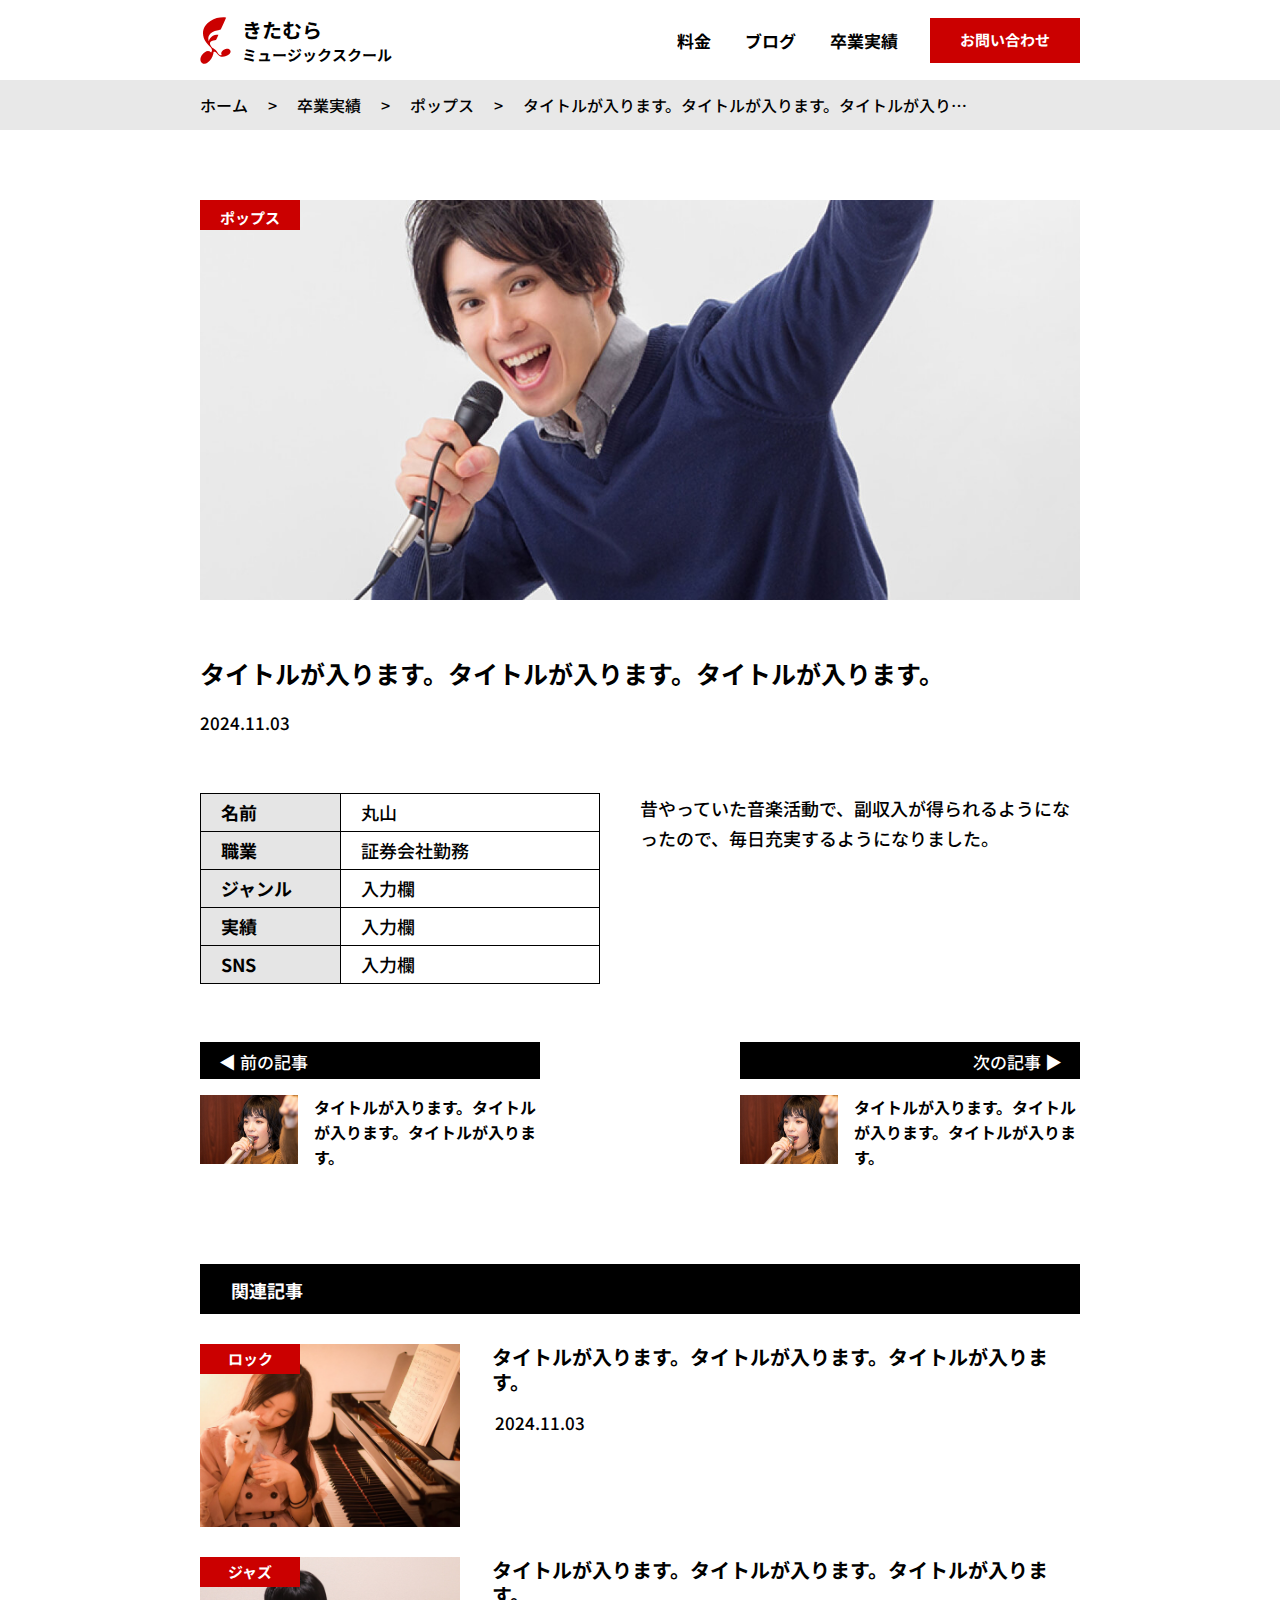
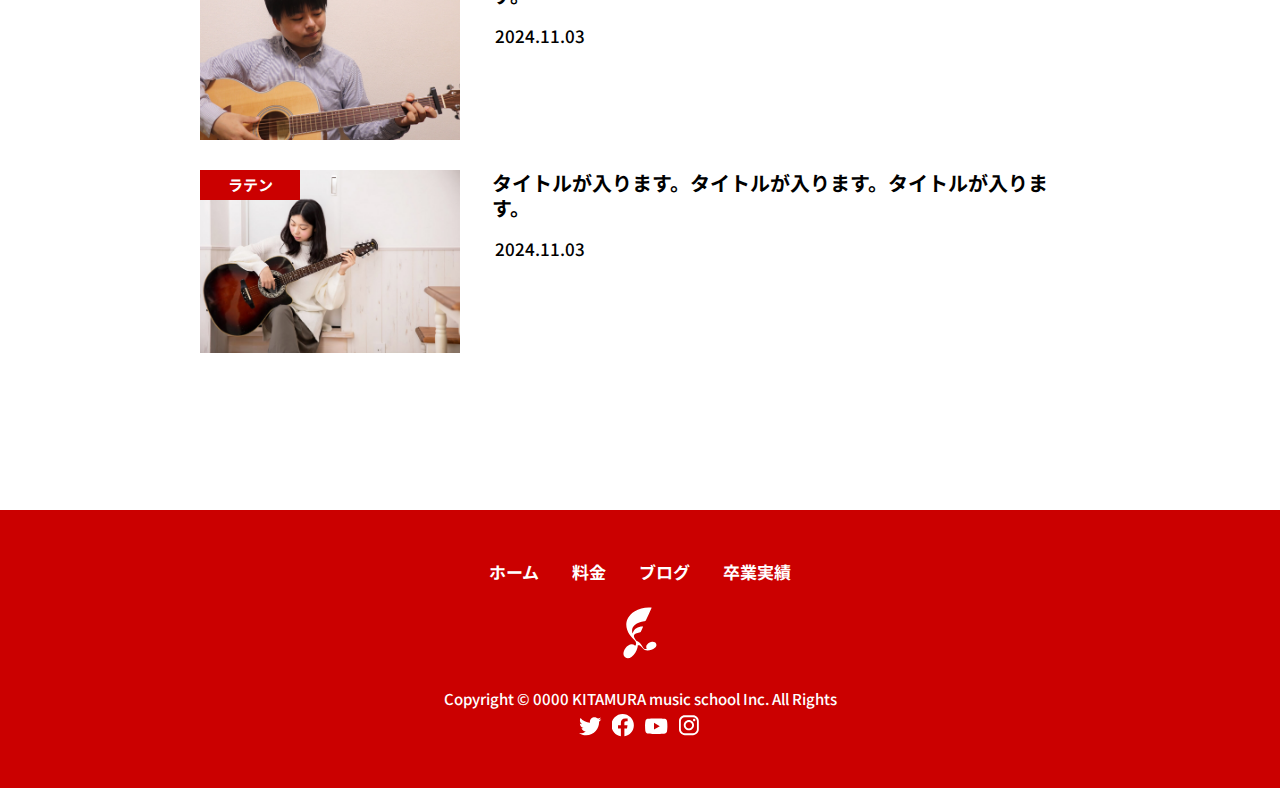
<file: publish/result/details.html>
<!doctype html>
<html lang="ja">

<head>
  <meta charset="UTF-8">
  <meta name="viewport" content="width=device-width,initial-scale=1">
  <meta content="https://localhost/assets/img/og-image.jpg" property="og:image">
  <meta content="website" property="og:type">
  <meta content="タイトルが入ります。タイトルが入ります。タイトルが入ります。 | きたむらミュージックスクール" property="og:title">
  <meta content="" name="keywords">
  <meta content="きたむらミュージックスクールのタイトルが入ります。タイトルが入ります。タイトルが入ります。のページです。" name="description">
  <meta content="telephone=metaTags" name="format-detection">
  <title>タイトルが入ります。タイトルが入ります。タイトルが入ります。 | きたむらミュージックスクール</title>
  <link rel="icon" href="../assets/img/favicon.svg">
  <link rel="preconnect" href="https://fonts.googleapis.com">
  <link rel="preconnect" href="https://fonts.gstatic.com" crossorigin>
  <link href="https://fonts.googleapis.com/css2?family=Noto+Sans+JP:wght@400;500;700&display=swap" rel="stylesheet">

  <link rel="stylesheet" href="../assets/css/style.css?date=250805173852">
  <script src="../assets/js/default.js?date=250801010935" defer></script>
</head>

<body>
  <header class="header">
    <div class="header__inner inner">
      <div class="header__box"> <a class="header__link" href="../top/">
          <svg class="header__logo">
            <use xlink:href="#logo"></use>
          </svg>
          <span class="header__text"><span class="header__text--large">きたむら</span><br class="br-pc">ミュージックスクール</span>
        </a>
      </div>
      <nav class="header__nav header-nav">
        <div class="header-nav__button">
          <div class="header-nav__box">
            <div class="header-nav__line"></div>
          </div>
        </div>
        <div class="header-nav__container">
          <ul class="header-nav__list">
            <li class="header-nav__item">
              <a class="header-nav__link" href="../plan/">料金</a>
            </li>
            <li class="header-nav__item">
              <a class="header-nav__link" href="../blog/">ブログ</a>
            </li>
            <li class="header-nav__item">
              <a class="header-nav__link" href="../result/">卒業実績</a>
            </li>
          </ul>
          <a class="header-nav__contact button" href="../contact/">お問い合わせ</a>
        </div>
      </nav>
    </div>
  </header>
  <main class="result-details">
    <nav class="result-details__breadcrumb breadcrumb">
      <div class="breadcrumb__inner inner">
        <ul class="breadcrumb__list">
          <li class="breadcrumb__item"><a class="breadcrumb__link" href="../top/">ホーム</a>></li>
          <li class="breadcrumb__item"><a class="breadcrumb__link" href="../result/">卒業実績</a>></li>
          <li class="breadcrumb__item"><a class="breadcrumb__link" href="../result/">ポップス</a>></li>
          <li class="breadcrumb__item"><span class="breadcrumb__text ellipsis">タイトルが入ります。タイトルが入ります。タイトルが入ります。</span></li>
        </ul>
      </div>
    </nav>
    <div class="result-details__inner inner">
      <div class="result-details__container">
        <article class="result-details__content details-content">
          <div class="details-content__inner">
            <div class="details-content__container">
              <div class="details-content__card card">
                <div class="card__image-box">
                  <div class="card__image"><img class="img-100" src="../assets/img/result/01.jpg" alt="" width="1161" height="819" loading="lazy"></div>
                  <p class="card__tag">ポップス</p>
                </div>
                <h1 class="card__title page-title"><span class="card__title-text">タイトルが入ります。タイトルが入ります。タイトルが入ります。</span></h1>
                <time class="card__date" datetime="2024-11-03">2024.11.03</time>
                <div class="result-details__box">
                  <table class="result-details__table result-details-table">
                    <tr>
                      <th class="result-details-table__th">名前</th>
                      <td class="result-details-table__td">丸山</td>
                    </tr>
                    <tr>
                      <th class="result-details-table__th">職業</th>
                      <td class="result-details-table__td">証券会社勤務</td>
                    </tr>
                    <tr>
                      <th class="result-details-table__th">ジャンル</th>
                      <td class="result-details-table__td">入力欄</td>
                    </tr>
                    <tr>
                      <th class="result-details-table__th">実績</th>
                      <td class="result-details-table__td">入力欄</td>
                    </tr>
                    <tr>
                      <th class="result-details-table__th">SNS</th>
                      <td class="result-details-table__td">入力欄</td>
                    </tr>
                  </table>
                  <p class="result-details__text details-content__text card__text">昔やっていた音楽活動で、副収入が得られるようになったので、毎日充実するようになりました。</p>
                </div>
              </div>
            </div>
          </div>
          <div class="result-details__bottom details-bottom">
            <a class="details-bottom__box details-bottom__prev" href="./">
              <p class="details-bottom__link">◀︎ 前の記事</p>
              <div class="details-bottom__image-link"><img class="img-w-100" src="../assets/img/blog/03-pc.jpg" alt="" width="1005" height="600"></div>
              <p class="details-bottom__title ellipsis">タイトルが入ります。タイトルが入ります。タイトルが入ります。</p>
            </a>
            <a class="details-bottom__box details-bottom__next" href="./">
              <p class="details-bottom__link">次の記事 ▶︎</p>
              <div class="details-bottom__image-link"><img class="img-w-100" src="../assets/img/blog/03-pc.jpg" alt="" width="1005" height="600"></div>
              <p class="details-bottom__title ellipsis">タイトルが入ります。タイトルが入ります。タイトルが入ります。</p>
            </a>
          </div>
        </article>
        <aside class="result-details__related details-related details-aside">
          <h4 class="details-related__head details-aside__title">関連記事</h4>
          <ul class="details-related__list">
            <li class="details-related__item">
              <a class="details-related__card card" href="details.html">
                <div class="card__image-box">
                  <div class="card__image"><img class="img-100" src="../assets/img/result/02.jpg" alt="" width="1161" height="819" loading="lazy"></div>
                  <p class="card__tag">ロック</p>
                </div>
                <h5 class="card__title ellipsis">タイトルが入ります。タイトルが入ります。タイトルが入ります。</h5>
                <time class="card__date" datetime="2024-11-03">2024.11.03</time>
              </a>
            </li>
            <li class="details-related__item">
              <a class="details-related__card card" href="details.html">
                <div class="card__image-box">
                  <div class="card__image"><img class="img-100" src="../assets/img/result/03.jpg" alt="" width="1161" height="819" loading="lazy"></div>
                  <p class="card__tag">ジャズ</p>
                </div>
                <h5 class="card__title ellipsis">タイトルが入ります。タイトルが入ります。タイトルが入ります。</h5>
                <time class="card__date" datetime="2024-11-03">2024.11.03</time>
              </a>
            </li>
            <li class="details-related__item">
              <a class="details-related__card card" href="details.html">
                <div class="card__image-box">
                  <div class="card__image"><img class="img-100" src="../assets/img/result/04.jpg" alt="" width="1161" height="819" loading="lazy"></div>
                  <p class="card__tag">ラテン</p>
                </div>
                <h5 class="card__title ellipsis">タイトルが入ります。タイトルが入ります。タイトルが入ります。</h5>
                <time class="card__date" datetime="2024-11-03">2024.11.03</time>
              </a>
            </li>
          </ul>
        </aside>
      </div>
    </div>
  </main>

  <svg class="hidden" xmlns="http://www.w3.org/2000/svg">
    <symbol id="logo" viewBox="0 0 21 33">
      <path d="M20.1334 23.182C19.7653 22.3566 18.8131 21.9118 17.6807 22.0354C16.6012 22.1535 15.6762 22.6108 14.8962 23.351C13.9229 24.2751 13.7784 25.0889 14.3363 26.2915C13.4208 26.6889 12.6604 26.4007 12.0503 25.4766C11.4898 24.6281 10.9649 23.7401 10.2967 22.9818C9.92421 22.5589 9.52946 22.187 7.96208 21.4008C7.88261 21.2762 7.79954 21.1522 7.70939 21.03C7.35615 20.5502 6.98842 20.0691 6.72059 19.5415C6.1331 18.3837 6.46556 17.3659 7.65214 16.8662C8.32805 16.5818 9.0959 16.5221 9.80766 16.3119C10.1339 16.2155 10.5734 16.0779 10.7057 15.8252C11.2146 14.8536 11.62 13.8275 12.1369 12.6563C8.84968 12.5837 6.66783 13.8305 5.63814 16.9596C4.91212 14.9162 5.41899 13.0217 6.98369 11.6652C8.63472 10.2336 10.6505 9.72975 12.744 9.40886C13.112 9.35221 13.6545 9.21994 13.777 8.96193C15.0042 6.3767 16.1599 3.75797 17.3619 1.09149C17.0944 1.00904 16.9598 0.936974 16.8216 0.928967C13.223 0.723141 9.82158 1.38569 6.75355 3.3484C1.32982 6.81801 0.190413 12.6101 3.94234 17.841C4.78432 19.0145 5.85283 20.0306 6.85496 21.0828C7.94667 22.2291 8.10444 23.3804 7.25743 24.5284C5.76121 23.3659 4.58146 23.3062 2.98234 24.3659C1.70085 25.215 0.767836 26.3565 0.257429 27.8224C-0.278215 29.3599 0.0361767 30.8291 1.06795 31.6058C2.16914 32.4353 3.54552 32.3808 4.91481 31.3947C6.91694 29.9524 8.06468 27.9381 8.65666 25.586C8.77586 25.1124 8.83043 24.6506 8.82689 24.2001L8.84202 24.2422C9.35805 24.1028 9.88386 23.873 11.0203 25.1429C11.2965 25.4516 11.6084 25.7346 11.8801 26.0507C12.6598 26.9585 13.6396 27.436 14.8378 27.4114C16.5345 27.377 18.088 26.9105 19.3855 25.7716C20.2728 24.9928 20.5258 24.0628 20.1334 23.182Z" />
    </symbol>
    <symbol id="sns-icon-x" viewBox="0 0 23  23">
      <path d="M7.0344 21.3444C15.4753 21.3444 20.0913 14.3513 20.0913 8.28746C20.0913 8.08876 20.0873 7.89092 20.0781 7.6942C20.9741 7.04652 21.753 6.23824 22.3675 5.31813C21.5452 5.68334 20.6603 5.92957 19.7321 6.04051C20.6795 5.47256 21.407 4.57356 21.75 3.50207C20.8632 4.02772 19.8814 4.41001 18.8361 4.61589C17.9987 3.72395 16.8061 3.16602 15.4865 3.16602C12.9519 3.16602 10.8967 5.22123 10.8967 7.75475C10.8967 8.11496 10.9371 8.46507 11.0157 8.8011C7.20189 8.60938 3.81993 6.7832 1.55679 4.0065C1.16231 4.68451 0.935326 5.47256 0.935326 6.31296C0.935326 7.90515 1.74547 9.31055 2.97739 10.1329C2.22477 10.1097 1.51751 9.90285 0.898994 9.55874C0.89801 9.57789 0.89801 9.59713 0.89801 9.61726C0.89801 11.84 2.48002 13.6955 4.57961 14.1162C4.19418 14.2211 3.7886 14.2777 3.36989 14.2777C3.07428 14.2777 2.78673 14.2484 2.50722 14.1949C3.09145 16.0181 4.78548 17.3449 6.79427 17.3823C5.22335 18.6131 3.24481 19.3467 1.09467 19.3467C0.724442 19.3467 0.359222 19.3255 0 19.2831C2.03098 20.5846 4.44246 21.3444 7.0344 21.3444Z" fill="white" />
    </symbol>
    <symbol id="sns-icon-facebook" viewBox="35 0 23 23">
      <path d="M43.8725 22.3276C41.2576 21.9165 38.8591 20.5804 37.1205 18.5657C35.3635 16.5296 34.3958 13.925 34.3958 11.2318C34.3958 8.23178 35.5642 5.41126 37.6856 3.28979C39.8071 1.16834 42.6276 0 45.6276 0C48.6276 0 51.4481 1.16834 53.5696 3.28979C55.6911 5.41126 56.8594 8.23178 56.8594 11.2318C56.8594 13.925 55.8917 16.5296 54.1347 18.5657C52.396 20.5806 49.9985 21.9162 47.3837 22.3265L47.3828 14.4787H49.9995L50.4972 11.2318H47.3828V9.12471L47.3828 9.1039C47.3878 8.45673 47.6322 7.37105 49.2131 7.37105H50.6289V4.607C50.6197 4.6056 49.3325 4.38751 48.1149 4.38751C45.4584 4.38751 43.8725 6.02102 43.8725 8.75716V11.2318H41.0206V14.4787H43.8725V22.3276Z" fill="white" />
    </symbol>
    <symbol id="sns-icon-youtube" viewBox="71 0 23 23">
      <path d="M82.2424 20.0309C82.1726 20.0309 75.2368 20.0256 73.515 19.5644C72.5534 19.3077 71.7965 18.551 71.5396 17.5898C71.0785 15.8672 71.0731 12.2491 71.0731 12.2127C71.0731 12.1764 71.0785 8.55826 71.5396 6.83642C71.7962 5.87555 72.5531 5.11863 73.515 4.86103C75.2368 4.39986 82.1726 4.39453 82.2424 4.39453C82.3123 4.39453 89.2472 4.39986 90.9691 4.86103C91.931 5.11863 92.6879 5.87555 92.9445 6.83642C93.4056 8.55826 93.411 12.1764 93.411 12.2127C93.411 12.2491 93.4056 15.8672 92.9445 17.5898C92.6876 18.551 91.9307 19.3077 90.9691 19.5644C89.2472 20.0256 82.3123 20.0309 82.2424 20.0309ZM80.0081 8.8624V15.5638L85.8115 12.2127L80.0081 8.8624Z" fill="white" />
    </symbol>
    <symbol id="sns-icon-instagram" viewBox="103 0 23 23">
      <path d="M109.784 21.1346C106.591 21.1346 103.994 18.5376 103.994 15.3447V7.12194C103.994 3.92959 106.591 1.33203 109.784 1.33203H118.007C121.2 1.33203 123.797 3.92959 123.797 7.12194V15.3447C123.797 18.5376 121.2 21.1346 118.007 21.1346H109.784ZM105.84 7.12194V15.3447C105.84 17.5194 107.61 19.2888 109.784 19.2888H118.007C120.182 19.2888 121.951 17.5194 121.951 15.3447V7.12194C121.951 4.94727 120.182 3.17779 118.007 3.17779H109.784C107.61 3.17779 105.84 4.94727 105.84 7.12194ZM108.777 11.2336C108.777 8.41105 111.073 6.11476 113.895 6.11476C116.718 6.11476 119.014 8.41105 119.014 11.2336C119.014 14.0556 116.718 16.3519 113.895 16.3519C111.073 16.3519 108.777 14.0556 108.777 11.2336ZM110.623 11.2336C110.623 13.0379 112.091 14.5055 113.895 14.5055C115.7 14.5055 117.168 13.0379 117.168 11.2336C117.168 9.42873 115.7 7.96052 113.895 7.96052C112.091 7.96052 110.623 9.42873 110.623 11.2336ZM117.953 5.95224C117.953 5.27065 118.505 4.71842 119.187 4.71842C119.868 4.71842 120.42 5.27065 120.42 5.95224C120.42 6.63383 119.868 7.18607 119.187 7.18607C118.505 7.18607 117.953 6.63383 117.953 5.95224Z" fill="white" />
    </symbol>
  </svg>
  <div class="links">
    <div class="links__inner inner">
      <a class="links__to-top" href="javascript:void(0);">
        <svg viewBox="0 0 68 68">
          <circle cx="34" cy="34" r="34" />
          <path d="M45.6527 42.2031L34.0764 26.4995L22.5 42.2031" stroke="white" stroke-width="5" stroke-linecap="round" stroke-linejoin="round" />
        </svg>
      </a>
      <a class="links__to-contact links-to-contact button" href="../contact/"><span class="links-to-contact__span">お問い合わせ</span></a>
    </div>
  </div>
  <footer class="footer">
    <div class="footer__container">
      <ul class="footer__list">
        <li class="footer__item">
          <a class="footer__link" href="../top/">
            <span>ホーム</span>
          </a>
        </li>
        <li class="footer__item">
          <a class="footer__link" href="../plan/">
            <span>料金</span>
          </a>
        </li>
        <li class="footer__item">
          <a class="footer__link" href="../blog/">
            <span>ブログ</span>
          </a>
        </li>
        <li class="footer__item">
          <a class="footer__link" href="../result/">
            <span>卒業実績</span>
          </a>
        </li>
      </ul>
      <a class="footer__logo" href="../top/">
        <svg class="img-100">
          <use href="#logo"></use>
        </svg>
      </a>
      <p class="footer__copy">
        <small>Copyright &copy; 0000 KITAMURA music school Inc.<br class="br-sp">
          All Rights</small>
      </p>
      <div class="footer__sns footer-sns">
        <a class="footer-sns__link" href="https://x.com/" target="_blank" rel="noreferrer">
          <svg class="footer-sns__icon">
            <use href="#sns-icon-x"></use>
          </svg>
        </a>
        <a class="footer-sns__link" href="https://facebook.com/" target="_blank" rel="noreferrer">
          <svg class="footer-sns__icon">
            <use href="#sns-icon-facebook"></use>
          </svg>
        </a>
        <a class="footer-sns__link" href="https://youtube.com/" target="_blank" rel="noreferrer">
          <svg class="footer-sns__icon">
            <use href="#sns-icon-youtube"></use>
          </svg>
        </a>
        <a class="footer-sns__link" href="https://instagram.com/" target="_blank" rel="noreferrer">
          <svg class="footer-sns__icon">
            <use href="#sns-icon-instagram"></use>
          </svg>
        </a>
      </div>
    </div>
  </footer>
</body>

</html>
</file>
<file: publish/assets/css/style.css>
@charset "UTF-8";
:root {
  --main-color: #cb0000;
}

html {
  font-size: 16px;
}
@media (width < 375px) {
  html {
    font-size: 4.2667vw;
  }
}
@media (width >= 768px) {
  html {
    font-size: min(1.7391vw, 16px);
  }
}

body {
  position: relative;
  font-family: "Yu Gothic", "YuGothic", "Noto Sans JP", "メイリオ", "Meiryo", sans-serif;
  font-size: 1rem;
  font-weight: 500;
  line-height: 1.875;
}
@media (width >= 768px) {
  body {
    min-height: calc(100vh - 5rem);
  }
}

*,
*::before,
*::after {
  -webkit-box-sizing: border-box;
          box-sizing: border-box;
}

body * {
  max-height: 1000000em; /* Chrome for Android */
  -webkit-text-size-adjust: 100%;
     -moz-text-size-adjust: 100%;
      -ms-text-size-adjust: 100%;
          text-size-adjust: 100%;
}

.img-100 {
  display: block;
  width: 100%;
  height: 100%;
  -o-object-fit: cover;
     object-fit: cover;
}

.img-w-100 {
  display: block;
  width: 100%;
  height: auto;
}

.img-h-100 {
  display: block;
  width: auto;
  height: 100%;
}

a,
button {
  -webkit-transition: 0.3s all;
  transition: 0.3s all;
}
a:link, a:visited,
button:link,
button:visited {
  color: black;
  text-decoration: none;
}
a:hover, a:active,
button:hover,
button:active {
  text-decoration: none;
  opacity: 0.7;
}

main {
  padding-bottom: 2.6875rem;
  margin-top: 3.125rem;
}
@media (width >= 768px) {
  main {
    padding-bottom: 2.9375rem;
    margin-top: 5rem;
  }
}

:is(h1, h2, h3, h4, h5) {
  font-size: inherit;
  font-weight: inherit;
}

:is(body, h1, h2, h3, h4, h5, p, ul, li, dl, dt, dd, form, legend, label, fieldset, input, button) {
  padding: 0;
  margin: 0;
  list-style: none;
}

.header {
  z-index: 30;
}

.header__nav {
  z-index: 40;
}

.hero__head {
  z-index: 10;
}

.links {
  z-index: 20;
}

.inner {
  max-width: 920px;
  padding-inline: 20px;
  margin-inline: auto;
}

@media (width >= 768px) {
  .br-sp {
    display: none;
  }
}

.br-pc {
  display: none;
}
@media (width >= 768px) {
  .br-pc {
    display: inline;
  }
}

.hidden {
  display: none;
}

.title {
  font-size: 1.5625rem;
  font-weight: 700;
  line-height: 1.6;
  text-align: center;
}
@media (width >= 768px) {
  .title {
    font-size: 1.875rem;
    font-weight: 700;
    line-height: 1.6667;
  }
}

.page-title {
  font-size: 1.5625rem;
  font-weight: 700;
  line-height: 1.6;
  text-align: center;
}

.ellipsis {
  display: -webkit-box;
  overflow: hidden;
  text-overflow: ellipsis;
  -webkit-box-orient: vertical;
  -webkit-line-clamp: 2;
}

.button {
  display: grid;
  place-items: center;
  color: white;
  -webkit-appearance: none;
     -moz-appearance: none;
          appearance: none;
  cursor: pointer;
  background: var(--main-color);
  border: 1px solid var(--main-color);
}
.button:link, .button:visited {
  color: white;
}
.button:hover, .button:active {
  color: var(--main-color);
  text-decoration: none;
  background: white;
  opacity: unset;
}

.card__image-box {
  display: grid;
}
.card__image-box:hover, .card__image-box:active {
  text-decoration: none;
}

.card__tag,
.card__image {
  grid-area: 1/1;
}

.card__tag {
  display: grid;
  place-items: center;
  width: -webkit-fit-content;
  width: -moz-fit-content;
  width: fit-content;
  min-width: 5.625rem;
  height: 1.875rem;
  padding-inline: 0.625rem;
  font-size: 0.9375rem;
  font-weight: 700;
  line-height: 1.6667;
  color: white;
  text-align: center;
  background: var(--main-color);
}
@media (width >= 768px) {
  .card__tag {
    min-width: 5rem;
  }
}

.card__title {
  margin-top: 1.875rem;
  font-size: 1.25rem;
  font-weight: 700;
  line-height: 1.5;
}
@media (width >= 768px) {
  .card__title {
    margin-top: 1.25rem;
    line-height: 1.25;
  }
}

.card__title-link:hover, .card__title-link:active {
  text-decoration: underline;
  opacity: 0.5;
}

.card__date {
  display: block;
  margin-top: 0.375rem;
  font-size: 1.0625rem;
  line-height: 1.7647;
  text-align: right;
}
@media (width >= 768px) {
  .card__date {
    margin-top: 0.75rem;
  }
}

.card__text {
  margin-top: 0.625rem;
  font-size: 1rem;
  line-height: 1.875;
}

.card__text--list {
  -webkit-line-clamp: 5;
}

/* --------------------------------------------------
details-content
-------------------------------------------------- */
@media (width >= 768px) {
  .details-content__card.card .card__image-box {
    width: 100%;
    max-width: unset;
  }
}
@media (width >= 768px) {
  .details-content__card.card .card__image {
    aspect-ratio: 600/350;
  }
}
.details-content__card.card .card__tag {
  padding-top: 0.25rem;
}
.details-content__card.card .card__title {
  margin-top: 2rem;
  text-align: unset;
}
@media (width >= 768px) {
  .details-content__card.card .card__title {
    margin-top: 3rem;
    font-size: 1.5625rem;
    font-weight: 700;
    line-height: 1.6;
  }
}
.details-content__card.card .card__date {
  text-align: unset;
}
@media (width >= 768px) {
  .details-content__card.card .card__date {
    margin-top: 0.3125rem;
  }
}

.details-content__text {
  font-size: 1rem;
  line-height: 1.875;
}
@media (width >= 768px) {
  .details-content__text {
    font-size: 1.125rem;
    line-height: 1.6667;
  }
}

.details-content__head2 {
  margin: 2.4375rem 0 1.0625rem;
  font-size: 1.25rem;
  font-weight: 700;
  line-height: 1.5;
}
@media (width >= 768px) {
  .details-content__head2 {
    margin: 2.375rem 0 1.25rem;
  }
}

.details-content__image {
  display: block;
  margin-top: 2.4375rem;
}
@media (width >= 768px) {
  .details-content__image {
    max-width: 334px;
    margin-top: 1rem;
  }
  .details-content__image .img-w-100 {
    height: 12.5rem;
    -o-object-fit: cover;
       object-fit: cover;
  }
}

.details-content__list {
  margin-top: 1.75rem;
}
@media (width >= 768px) {
  .details-content__list {
    margin-top: 28px;
    font-size: 1.125rem;
    line-height: 1.6667;
  }
}

.details-content__hr {
  margin-top: 2.25rem;
}
@media (width >= 768px) {
  .details-content__hr {
    margin-top: 39px;
  }
}

.details-content__head3 {
  display: -webkit-box;
  display: -ms-flexbox;
  display: flex;
  margin: 3.125rem 0 1.25rem;
  font-size: 1.25rem;
  font-weight: 700;
  line-height: 1.5;
}
@media (width >= 768px) {
  .details-content__head3 {
    margin: 3rem 0 1.375rem 1px;
  }
}
.details-content__head3::before {
  display: block;
  width: 0.25rem;
  margin-block: 0.25em;
  margin-right: 0.375rem;
  content: "";
  background: black;
}

.details-content__link[class] {
  font-size: 1.25rem;
  font-weight: 700;
  line-height: 1.65;
  color: var(--main-color);
  text-decoration: underline;
}
.details-content__link[class]:hover, .details-content__link[class]:active {
  text-decoration: none;
  opacity: 0.5;
}

/* --------------------------------------------------
details-bottom
-------------------------------------------------- */
.details-bottom {
  display: -webkit-box;
  display: -ms-flexbox;
  display: flex;
  -webkit-column-gap: 1.375rem;
     -moz-column-gap: 1.375rem;
          column-gap: 1.375rem;
  margin-top: 2.6875rem;
}
@media (width >= 768px) {
  .details-bottom {
    -webkit-column-gap: 4.9375rem;
       -moz-column-gap: 4.9375rem;
            column-gap: 4.9375rem;
    margin-top: 3.25rem;
  }
}

.details-bottom__box {
  display: -webkit-box;
  display: -ms-flexbox;
  display: flex;
  -webkit-box-orient: vertical;
  -webkit-box-direction: normal;
      -ms-flex-direction: column;
          flex-direction: column;
  row-gap: 0.9375rem;
}
@media (width >= 768px) {
  .details-bottom__box {
    display: grid;
    grid-template-columns: repeat(2, auto);
    gap: 1rem;
    max-width: 340px;
  }
}

.details-bottom__link[class] {
  display: block;
  padding: 0.25rem 0 0.1875rem;
  font-size: 1.0625rem;
  line-height: 1.7647;
  color: white;
  background: black;
}
@media (width >= 768px) {
  .details-bottom__link[class] {
    grid-column: span 2;
    padding: 0.3125rem 0 0.125rem;
  }
}
.details-bottom__prev .details-bottom__link[class] {
  padding-left: 1.1875rem;
}
.details-bottom__next .details-bottom__link[class] {
  padding-right: 1.125rem;
  text-align: right;
}

.details-bottom__image-link {
  display: none;
}
@media (width >= 768px) {
  .details-bottom__image-link {
    display: block;
    width: 6.125rem;
  }
}

.details-bottom__title {
  overflow: hidden;
  -webkit-line-clamp: 3;
  font-size: 1rem;
  font-weight: 700;
  line-height: 1.5625;
}

/* --------------------------------------------------
details-aside
-------------------------------------------------- */
.details-aside {
  margin-top: 1.875rem;
}
@media (width >= 768px) {
  .details-aside {
    margin-top: 1.875rem;
  }
}

.details-aside__title {
  display: grid;
  place-items: center;
  height: 3.125rem;
  font-size: 1.125rem;
  font-weight: 700;
  line-height: 1.8333;
  color: white;
  text-align: center;
  background: black;
}

/* --------------------------------------------------
details-related
-------------------------------------------------- */
.details-related {
  margin-top: 3.875rem;
}
@media (width >= 768px) {
  .details-related {
    margin-top: 5.875rem;
  }
}

@media (width >= 768px) {
  .details-related__head {
    display: block;
    padding: 0.625rem 0 0.4375rem 1.9375rem;
    text-align: unset;
  }
}

.details-related__list {
  display: -webkit-box;
  display: -ms-flexbox;
  display: flex;
  -webkit-box-orient: vertical;
  -webkit-box-direction: normal;
      -ms-flex-direction: column;
          flex-direction: column;
  row-gap: 1.3125rem;
  margin-top: 1.25rem;
}
@media (width >= 768px) {
  .details-related__list {
    row-gap: 1.875rem;
    margin-top: 1.875rem;
  }
}

.details-related__card.card {
  display: grid;
  grid-template-rows: auto 1fr;
  grid-auto-flow: column;
  -webkit-column-gap: 1.25rem;
     -moz-column-gap: 1.25rem;
          column-gap: 1.25rem;
}
@media (width >= 768px) {
  .details-related__card.card {
    grid-template-columns: auto 1fr;
    gap: 0.5rem 2rem;
  }
}
.details-related__card.card .card__image-box {
  grid-row: span 2;
}
.details-related__card.card .card__image {
  width: 10rem;
  aspect-ratio: 160/110;
}
@media (width >= 768px) {
  .details-related__card.card .card__image {
    width: 12.5rem;
    aspect-ratio: 200/140;
  }
}
.details-related__card.card .card__tag {
  min-width: 5rem;
}
.details-related__card.card .card__title {
  height: 3.5rem;
  margin-top: 0.5625rem;
  overflow: hidden;
  font-size: 1.0625rem;
  line-height: 1.6471;
}
@media (width >= 768px) {
  .details-related__card.card .card__title {
    margin-top: unset;
    font-size: 1.25rem;
    line-height: 1.25;
    text-align: unset;
  }
}
.details-related__card.card .card__date {
  text-align: unset;
}
@media (width >= 768px) {
  .details-related__card.card .card__date {
    padding-left: 0.1875rem;
    margin-top: unset;
  }
}

.pager {
  margin-top: 1.25rem;
  font-size: 1rem;
  font-weight: 700;
  line-height: 1.75;
}
@media (width >= 768px) {
  .pager {
    margin-top: 4.375rem;
  }
}

.pager__list {
  display: -webkit-box;
  display: -ms-flexbox;
  display: flex;
  -webkit-column-gap: 0.3125rem;
     -moz-column-gap: 0.3125rem;
          column-gap: 0.3125rem;
  -webkit-box-pack: center;
      -ms-flex-pack: center;
          justify-content: center;
}
@media (width >= 768px) {
  .pager__list {
    -webkit-column-gap: 0.625rem;
       -moz-column-gap: 0.625rem;
            column-gap: 0.625rem;
  }
}

.pager__inner {
  display: grid;
  place-items: center;
  min-width: 2.75rem;
  height: 2.75rem;
  padding: 0.125rem 0.3125rem 0;
  border: 1px solid black;
}
@media (width >= 768px) {
  .pager__inner {
    min-width: 3.125rem;
    height: 3.125rem;
  }
}
.pager__item--dot .pager__inner {
  min-width: 1.0625rem;
  padding: 0.125rem 0 0;
  border: none;
}

.pager__item--active {
  color: white;
  background: black;
}

.pager__item--dot {
  margin: 0 0.4375rem 0 0.375rem;
}
@media (width >= 768px) {
  .pager__item--dot {
    margin: 0 0.6875rem 0 0.625rem;
  }
}

.pager__link {
  width: 100%;
  height: 100%;
}
.pager__link:hover, .pager__link:active {
  color: white;
  text-decoration: none;
  background: black;
  opacity: unset;
}

.header {
  position: fixed;
  top: 0;
  width: -webkit-fill-available;
  width: -moz-available;
  width: stretch;
  background: white;
}

.header__inner {
  display: grid;
  height: 3.125rem;
  padding-inline: unset;
}
@media (width >= 768px) {
  .header__inner {
    height: 5rem;
    padding-inline: 20px;
  }
}

.header__box {
  display: block;
  grid-area: 1/1;
  width: -webkit-fit-content;
  width: -moz-fit-content;
  width: fit-content;
  padding-left: 1.25rem;
}
@media (width >= 768px) {
  .header__box {
    padding-left: unset;
  }
}

.header__link {
  display: -webkit-box;
  display: -ms-flexbox;
  display: flex;
  -webkit-column-gap: 0.4375rem;
     -moz-column-gap: 0.4375rem;
          column-gap: 0.4375rem;
  -webkit-box-align: center;
      -ms-flex-align: center;
          align-items: center;
  height: 100%;
}
.header__link:hover, .header__link:active {
  text-decoration: none;
}

.header__logo {
  width: 1.25rem;
  height: 1.9375rem;
  fill: var(--main-color);
}
@media (width >= 768px) {
  .header__logo {
    width: 2rem;
    height: 3.0625rem;
  }
}

.header__text {
  font-size: 0.8125rem;
  font-weight: 700;
  line-height: 1.0769;
}
@media (width >= 768px) {
  .header__text {
    padding: 0.3125rem 0 0 0.1875rem;
    font-size: 0.9375rem;
    line-height: 1.5333;
  }
}

@media (width >= 768px) {
  .header__text--large {
    font-size: 1.25rem;
    line-height: 1.15;
  }
}

.header-nav {
  grid-area: 1/1;
  justify-self: end;
  height: 100%;
}

.header-nav__button {
  display: grid;
  place-items: center;
  width: 4.4375rem;
  height: 100%;
  cursor: pointer;
  background: var(--main-color);
}
@media (width >= 768px) {
  .header-nav__button {
    display: none;
  }
}

.header-nav__box {
  position: relative;
  width: 2.0625rem;
  padding-bottom: 0.125rem;
  -webkit-transition-duration: 0.3s;
          transition-duration: 0.3s;
}
.header-nav__box.open span {
  -webkit-transform: rotate(45deg);
          transform: rotate(45deg);
}
.header-nav__box.open span::before,
.header-nav__box.open span::after {
  top: 0;
}
.header-nav__box.open span::before {
  -webkit-transform: rotate(0);
          transform: rotate(0);
}
.header-nav__box.open span::after {
  -webkit-transform: rotate(90deg);
          transform: rotate(90deg);
}

.header-nav__line {
  position: absolute;
  width: 100%;
  height: 0.1875rem;
  background: white;
  border-radius: 1px;
}
.header-nav__line::before, .header-nav__line::after {
  position: absolute;
  width: 100%;
  height: 0.1875rem;
  background: white;
  border-radius: 1px;
  content: "";
  -webkit-transition-duration: 0.3s;
          transition-duration: 0.3s;
}
.header-nav__line::before {
  bottom: 0.75rem;
}
.header-nav__line::after {
  top: 0.75rem;
}

.header-nav__container {
  position: fixed;
  top: 3.125rem;
  right: 0;
  row-gap: 2.5rem;
  width: 18.75rem;
  margin-right: -100vw;
  visibility: hidden;
  -webkit-transition-duration: 0.3s;
          transition-duration: 0.3s;
}
@media (width >= 768px) {
  .header-nav__container {
    position: unset;
    top: unset;
    display: -webkit-box;
    display: -ms-flexbox;
    display: flex;
    -webkit-column-gap: 1.875rem;
       -moz-column-gap: 1.875rem;
            column-gap: 1.875rem;
    -webkit-box-align: center;
        -ms-flex-align: center;
            align-items: center;
    width: unset;
    height: 100%;
    margin-right: unset;
    visibility: visible;
  }
}
.header-nav__container.open {
  margin-right: 0;
  visibility: visible;
}

@media (width >= 768px) {
  .header-nav__list {
    display: -webkit-box;
    display: -ms-flexbox;
    display: flex;
    -webkit-column-gap: 2.125rem;
       -moz-column-gap: 2.125rem;
            column-gap: 2.125rem;
    -webkit-box-align: center;
        -ms-flex-align: center;
            align-items: center;
    height: 100%;
    padding-right: 0.125rem;
  }
}

@media (width >= 768px) {
  .header-nav__item {
    height: 100%;
  }
}

.header-nav__link {
  display: -webkit-box;
  display: -ms-flexbox;
  display: flex;
  -webkit-box-align: center;
      -ms-flex-align: center;
          align-items: center;
  width: 100%;
  height: 3.625rem;
  padding-left: 1.25rem;
  font-size: 1.125rem;
  font-weight: 700;
  line-height: 1.8333;
  background: var(--main-color);
}
@media (width >= 768px) {
  .header-nav__link {
    height: 100%;
    padding-left: unset;
    font-size: 1.0625rem;
    line-height: 1.9412;
    background: unset;
  }
}
.header-nav__link:link, .header-nav__link:visited {
  color: white;
  text-decoration: none;
}
@media (width >= 768px) {
  .header-nav__link:link, .header-nav__link:visited {
    color: inherit;
  }
}
.header-nav__link:hover, .header-nav__link:active {
  text-decoration: unset;
  background: black;
  opacity: unset;
}
@media (width >= 768px) {
  .header-nav__link:hover, .header-nav__link:active {
    text-decoration: underline;
    background: unset;
    opacity: 0.5;
  }
}

.header-nav__contact {
  display: none;
}
@media (width >= 768px) {
  .header-nav__contact {
    display: grid;
    width: 9.375rem;
    height: 2.8125rem;
    font-size: 0.9375rem;
    font-weight: 700;
    line-height: 1.5333;
  }
}

/* --------------------------------------------------
hero
-------------------------------------------------- */
.hero {
  display: grid;
  place-items: center;
}
.hero::before {
  display: grid;
  grid-area: 1/1;
  place-items: center;
  width: 100%;
  height: 100%;
  content: "";
  background: rgba(80, 80, 80, 0.5);
  mix-blend-mode: multiply;
}

.hero__image {
  display: block;
  grid-area: 1/1;
  width: 100%;
}
@media (width >= 768px) {
  .hero__image {
    aspect-ratio: 1080/200;
  }
}

@media (width >= 768px) {
  .hero__image--index {
    aspect-ratio: 1080/470;
  }
}

.hero__head {
  grid-area: 1/1;
  margin-top: 0.75rem;
  font-size: 1.5625rem;
  font-weight: 700;
  line-height: 2.4;
  color: white;
  text-align: center;
}

/* --------------------------------------------------
breadcrumb
-------------------------------------------------- */
.breadcrumb {
  height: 2.25rem;
  white-space: nowrap;
  background: #e8e8e8;
}
@media (width >= 768px) {
  .breadcrumb {
    height: 3.125rem;
  }
}

.breadcrumb__inner {
  height: 100%;
}

.breadcrumb__list {
  display: -webkit-box;
  display: -ms-flexbox;
  display: flex;
  -webkit-column-gap: 1.25rem;
     -moz-column-gap: 1.25rem;
          column-gap: 1.25rem;
  -webkit-box-align: center;
      -ms-flex-align: center;
          align-items: center;
  height: 100%;
  overflow-x: auto;
  font-size: 1rem;
  line-height: 1.375;
  scrollbar-width: none;
}
@media (width >= 768px) {
  .breadcrumb__list {
    overflow: hidden;
  }
}

.breadcrumb__item {
  display: -webkit-box;
  display: -ms-flexbox;
  display: flex;
  -webkit-column-gap: 1.25rem;
     -moz-column-gap: 1.25rem;
          column-gap: 1.25rem;
  -webkit-box-align: center;
      -ms-flex-align: center;
          align-items: center;
  height: 100%;
}

.breadcrumb__link {
  display: -webkit-box;
  display: -ms-flexbox;
  display: flex;
  -webkit-box-align: center;
      -ms-flex-align: center;
          align-items: center;
  height: 100%;
}
.breadcrumb__link:hover, .breadcrumb__link:active {
  opacity: 0.5;
}

@media (width >= 768px) {
  .breadcrumb__text {
    max-width: 450px;
    -webkit-line-clamp: 1;
  }
}

.links {
  position: sticky;
  bottom: 0;
  width: 100%;
  margin: 0 0 -0.0625rem auto;
  pointer-events: none;
  opacity: 0;
  -webkit-transition: opacity 0.3s;
  transition: opacity 0.3s;
}
@media (width >= 768px) {
  .links {
    width: -webkit-fit-content;
    width: -moz-fit-content;
    width: fit-content;
    min-width: 18.75rem;
  }
}
.links.active {
  opacity: 1;
}

.links__inner {
  display: -webkit-box;
  display: -ms-flexbox;
  display: flex;
  -webkit-box-orient: vertical;
  -webkit-box-direction: normal;
      -ms-flex-direction: column;
          flex-direction: column;
  -webkit-box-align: end;
      -ms-flex-align: end;
          align-items: flex-end;
  width: 100%;
  pointer-events: none;
}
@media (width >= 768px) {
  .links__inner {
    -webkit-box-align: center;
        -ms-flex-align: center;
            align-items: center;
    padding-inline: unset;
  }
}

.links__to-top {
  display: block;
  width: 4.25rem;
  height: 4.25rem;
  margin-bottom: 1.25rem;
  pointer-events: auto;
  cursor: pointer;
  border-radius: 50%;
}
@media (width >= 768px) {
  .links__to-top {
    margin-bottom: 1.875rem;
  }
}
.links__to-top svg {
  width: 99%;
  height: 99%;
  margin: 0;
  border-radius: 50%;
  opacity: 0.502;
}

/* --------------------------------------------------
links-to-contact
-------------------------------------------------- */
.links-to-contact {
  width: 100%;
  max-width: 20.9375rem;
  height: 3.75rem;
  margin-inline: auto;
  font-size: 1.25rem;
  font-weight: 700;
  line-height: 1.65;
  letter-spacing: 0.25rem;
  pointer-events: auto;
}
@media (width >= 768px) {
  .links-to-contact {
    width: 18.75rem;
    margin-inline: auto 0;
  }
}

.links-to-contact__span {
  margin-right: -0.25rem;
}

@media (width >= 768px) {
  .footer {
    position: sticky;
    top: 100vh;
    width: 100%;
  }
}

.footer__container {
  padding: 2.8125rem 1.25rem 3.1875rem;
  color: white;
  background: var(--main-color);
}

.footer__list {
  display: -webkit-box;
  display: -ms-flexbox;
  display: flex;
  -webkit-column-gap: 1.8125rem;
     -moz-column-gap: 1.8125rem;
          column-gap: 1.8125rem;
  -webkit-box-align: center;
      -ms-flex-align: center;
          align-items: center;
  -webkit-box-pack: center;
      -ms-flex-pack: center;
          justify-content: center;
  margin-bottom: 1.125rem;
  font-size: 1.0625rem;
  font-weight: 700;
  line-height: 1.9412;
}
@media (width >= 768px) {
  .footer__list {
    -webkit-column-gap: 2.0625rem;
       -moz-column-gap: 2.0625rem;
            column-gap: 2.0625rem;
  }
}

.footer__link[class] {
  color: white;
}
.footer__link[class]:hover {
  text-decoration: underline;
  opacity: 0.5;
}

.footer__logo {
  display: block;
  width: 2rem;
  aspect-ratio: 32/49;
  margin: 0 auto 1.75rem;
  fill: white;
}
@media (width >= 768px) {
  .footer__logo {
    width: 2.1875rem;
    margin-bottom: 1.75rem;
  }
}
.footer__logo:hover, .footer__logo:active {
  text-decoration: none;
}

.footer__copy {
  line-height: 1.25rem;
  text-align: center;
}
.footer__copy small {
  font-size: 0.9375rem;
}

.footer-sns {
  display: -webkit-box;
  display: -ms-flexbox;
  display: flex;
  -webkit-column-gap: 0.3125rem;
     -moz-column-gap: 0.3125rem;
          column-gap: 0.3125rem;
  -webkit-column-gap: 10px;
     -moz-column-gap: 10px;
          column-gap: 10px;
  -webkit-box-pack: center;
      -ms-flex-pack: center;
          justify-content: center;
  width: -webkit-fit-content;
  width: -moz-fit-content;
  width: fit-content;
  margin: 0.9375rem auto 0;
}
@media (width >= 768px) {
  .footer-sns {
    margin-top: 0.3125rem;
  }
}

.footer-sns__link {
  width: 1.4375rem;
  height: 1.4375rem;
}

.footer-sns__icon {
  width: 100%;
  height: 100%;
}

/* --------------------------------------------------
top-hero
-------------------------------------------------- */
.top-hero__head {
  margin-top: 1.125rem;
  font-size: 1.875rem;
  font-weight: 700;
  line-height: 1.6667;
}
@media (width >= 768px) {
  .top-hero__head {
    margin-top: 1.375rem;
    font-size: 2.5rem;
    line-height: 1.5;
  }
}

/* --------------------------------------------------
top-topic
-------------------------------------------------- */
.top-topic {
  padding: 2.9375rem 0 2.25rem;
}
@media (width >= 768px) {
  .top-topic {
    padding: 4.25rem 0 3.5625rem;
  }
}

.top-topic__head {
  color: var(--main-color);
}
@media (width >= 768px) {
  .top-topic__head {
    font-size: 2.1875rem;
    font-weight: 700;
    line-height: 1.4286;
  }
}

.top-topic__text {
  margin-top: 0.4375rem;
  font-size: 1.125rem;
  line-height: 1.6667;
}
@media (width >= 768px) {
  .top-topic__text {
    margin-top: 1.0625rem;
    text-align: center;
  }
}

.top-topic__semicircle {
  height: 2.3125rem;
  margin-top: 1.25rem;
}
@media (width >= 768px) {
  .top-topic__semicircle {
    max-width: 53.625rem;
    height: auto;
    aspect-ratio: 858/56;
    margin: 2rem auto 0;
  }
}

.top-topic__table {
  position: relative;
  display: grid;
  grid-template-columns: 7.1875rem 1.25rem 7.1875rem;
  gap: 1.0625rem 1.875rem;
  -webkit-box-align: center;
      -ms-flex-align: center;
          align-items: center;
  -webkit-box-pack: center;
      -ms-flex-pack: center;
          justify-content: center;
  width: -webkit-fit-content;
  width: -moz-fit-content;
  width: fit-content;
  padding-top: 1.875rem;
  margin-inline: auto;
  margin-top: 0.5625rem;
}
@media (width >= 768px) {
  .top-topic__table {
    -webkit-column-gap: 1.875rem;
       -moz-column-gap: 1.875rem;
            column-gap: 1.875rem;
    padding-top: 1.6875rem;
    margin-top: -0.375rem;
  }
}
.top-topic__table::after, .top-topic__table::before {
  position: absolute;
  inset: 0;
  content: "";
}
.top-topic__table::before {
  width: 2.125rem;
  height: 1.1875rem;
  margin-inline: auto;
  background-image: url("../img/top/arrow-up.svg");
  background-repeat: no-repeat;
  background-size: 2.125rem 1.1875rem;
}
.top-topic__table::after {
  width: 0.1875rem;
  height: 11.75rem;
  margin: 0.1875rem auto 0;
  background: var(--main-color);
}

.top-topic__data {
  display: -webkit-box;
  display: -ms-flexbox;
  display: flex;
  -webkit-box-align: center;
      -ms-flex-align: center;
          align-items: center;
  height: 3.125rem;
  font-size: 1.25rem;
  line-height: 2.5;
}
@media (width >= 768px) {
  .top-topic__data {
    height: 3.125rem;
    font-size: 1.5625rem;
    line-height: 2;
  }
}

.top-topic__data--left {
  justify-self: end;
  font-weight: 700;
  color: var(--main-color);
}

.top-topic__data--circle {
  width: 1.25rem;
  height: 1.25rem;
  background: var(--main-color);
  border-radius: 50%;
}

@media (width >= 768px) {
  .top-topic__data--right {
    height: 3.125rem;
    font-size: 1.4375rem;
  }
}

.top-topic__data--bottom {
  padding-top: 0.3125rem;
}

/* --------------------------------------------------
top-about
-------------------------------------------------- */
.top-about {
  display: -webkit-box;
  display: -ms-flexbox;
  display: flex;
  -webkit-box-orient: vertical;
  -webkit-box-direction: normal;
      -ms-flex-direction: column;
          flex-direction: column;
  row-gap: 0.875rem;
  -webkit-box-align: center;
      -ms-flex-align: center;
          align-items: center;
  padding: 3.1875rem 0 2.3125rem;
  color: white;
  text-align: center;
  background: var(--main-color);
}
@media (width >= 768px) {
  .top-about {
    row-gap: 1.875rem;
    padding: 4.375rem 0 3.75rem;
  }
}

.top-about__text {
  font-size: 1.125rem;
  line-height: 1.6667;
}

/* --------------------------------------------------
top-reason
-------------------------------------------------- */
.top-reason {
  padding: 3.1875rem 0 2.3125rem;
}
@media (width >= 768px) {
  .top-reason {
    padding: 4rem 0 5.625rem;
  }
}

.top-reason__list {
  display: -webkit-box;
  display: -ms-flexbox;
  display: flex;
  -webkit-box-orient: vertical;
  -webkit-box-direction: normal;
      -ms-flex-direction: column;
          flex-direction: column;
  row-gap: 2.4375rem;
  margin-top: 2.25rem;
}
@media (width >= 768px) {
  .top-reason__list {
    row-gap: 3.125rem;
    margin-top: 1.6875rem;
  }
}

.top-reason__item {
  display: -webkit-box;
  display: -ms-flexbox;
  display: flex;
  -webkit-box-orient: vertical;
  -webkit-box-direction: normal;
      -ms-flex-direction: column;
          flex-direction: column;
  row-gap: 1.875rem;
}
@media (width >= 768px) {
  .top-reason__item {
    -webkit-box-orient: unset;
    -webkit-box-direction: unset;
        -ms-flex-direction: unset;
            flex-direction: unset;
  }
}

@media (width >= 768px) {
  .top-reason__image {
    -ms-flex-negative: 0;
        flex-shrink: 0;
  }
  .top-reason__image .img-w-100 {
    width: 21.875rem;
    height: 15.4375rem;
    -o-object-fit: cover;
       object-fit: cover;
  }
}

.top-reason__title {
  padding-bottom: 0.4375rem;
  font-size: 1.25rem;
  font-weight: 700;
  line-height: 1.5;
  border-bottom: 0.125rem solid var(--main-color);
}
@media (width >= 768px) {
  .top-reason__title {
    padding: 0 0 0.5rem 3.125rem;
    margin-top: -0.125rem;
    font-size: 1.375rem;
    line-height: 1.5;
  }
}

.top-reason__content {
  margin-top: 1.125rem;
}
@media (width >= 768px) {
  .top-reason__content {
    padding-left: 3.125rem;
    margin-top: 2.375rem;
  }
}

.top-reason__text {
  font-size: 1rem;
  line-height: 1.875;
}
@media (width >= 768px) {
  .top-reason__text {
    font-size: 1.125rem;
    line-height: 1.8333;
  }
}

/* --------------------------------------------------
top-voice
-------------------------------------------------- */
.top-voice {
  --swiper-navigation-sides-offset: 0;
  --swiper-navigation-top-offset: 42%;
  padding: 3em 0 3.125em;
  font-size: 1rem;
  color: white;
  background: var(--main-color);
}
@media (width >= 768px) {
  .top-voice {
    padding: 2.75em 0 5em;
    font-size: min(1.5905vw, 16px);
    --swiper-navigation-top-offset: 9.0625em;
  }
}
.top-voice .swiper {
  margin-top: 2.4375em;
}
@media (width >= 768px) {
  .top-voice .swiper {
    max-width: 55.125em;
    margin-top: 2.25em;
  }
}
@media (width >= 768px) {
  .top-voice .swiper-slide {
    width: 16.875em;
    margin-right: 2.1875em;
  }
}
.top-voice .swiper-slide:last-child {
  margin-right: unset;
}
.top-voice .swiper-button-prev,
.top-voice .swiper-button-next {
  width: 1.875rem;
  aspect-ratio: 30/38;
  -webkit-transition: 0.3s all;
  transition: 0.3s all;
}
@media (width >= 768px) {
  .top-voice .swiper-button-prev,
  .top-voice .swiper-button-next {
    width: 1.75em;
  }
}
.top-voice .swiper-button-prev:hover, .top-voice .swiper-button-prev:active,
.top-voice .swiper-button-next:hover,
.top-voice .swiper-button-next:active {
  opacity: 0.7;
}
.top-voice .swiper-button-prev::after,
.top-voice .swiper-button-next::after {
  width: 100%;
  height: 100%;
  content: "";
  background: url("../img/top/arrow-left.svg") no-repeat center;
  background-size: contain;
}
.top-voice .swiper-button-next::after {
  rotate: 180deg;
}

@media (width >= 768px) {
  .top-voice__inner {
    max-width: 1006px;
  }
}

@media (width >= 768px) {
  .top-voice__head.title {
    font-size: 1.875em;
  }
}

.top-voice__container {
  position: relative;
}

.top-voice__link {
  display: block;
}
.top-voice__link:link, .top-voice__link:visited {
  color: white;
}
.top-voice__link:hover, .top-voice__link:active {
  opacity: unset;
}

.top-voice__image {
  aspect-ratio: 335/200;
  overflow: hidden;
}
@media (width >= 768px) {
  .top-voice__image {
    aspect-ratio: 270/190;
  }
}
.top-voice__image .img-100 {
  -webkit-transition: 0.3s all;
  transition: 0.3s all;
}
.top-voice__link:hover .top-voice__image .img-100, .top-voice__link:active .top-voice__image .img-100 {
  -webkit-transform: scale(1.1);
          transform: scale(1.1);
  -webkit-transform-origin: center;
          transform-origin: center;
}

.top-voice__name {
  display: -webkit-inline-box;
  display: -ms-inline-flexbox;
  display: inline-flex;
  -ms-flex-wrap: wrap;
      flex-wrap: wrap;
  -webkit-column-gap: 1.375rem;
     -moz-column-gap: 1.375rem;
          column-gap: 1.375rem;
  -webkit-box-pack: center;
      -ms-flex-pack: center;
          justify-content: center;
  width: 100%;
  margin-top: 1.6875rem;
  font-size: 1.375rem;
  font-weight: 700;
  line-height: 1.5;
}
@media (width >= 768px) {
  .top-voice__name {
    -webkit-column-gap: 1em;
       -moz-column-gap: 1em;
            column-gap: 1em;
    margin-top: 0.7273em;
    font-size: 1.375em;
  }
}

.top-voice__text {
  margin-top: 0.625rem;
  font-size: 1.125rem;
  line-height: 1.6667;
}
@media (width >= 768px) {
  .top-voice__text {
    margin-top: 0.625em;
    font-size: 1.125em;
  }
}

.top-voice__name,
.top-voice__text {
  -webkit-transition: 0.3s opacity;
  transition: 0.3s opacity;
}
.top-voice__link:hover .top-voice__name, .top-voice__link:active .top-voice__name,
.top-voice__link:hover .top-voice__text,
.top-voice__link:active .top-voice__text {
  opacity: 0.7;
}

/* --------------------------------------------------
top-guide
-------------------------------------------------- */
.top-guide {
  padding-top: 2.875rem;
}
@media (width >= 768px) {
  .top-guide {
    max-width: 840px;
    padding-top: 2.125rem;
    margin-inline: auto;
  }
}

.top-guide__container {
  position: relative;
  width: -webkit-fit-content;
  width: -moz-fit-content;
  width: fit-content;
  margin-inline: auto;
  margin-top: 2.25rem;
}
@media (width >= 768px) {
  .top-guide__container {
    width: unset;
    margin-top: 3.3125rem;
  }
}

.top-guide__list {
  display: -webkit-box;
  display: -ms-flexbox;
  display: flex;
  -webkit-box-orient: vertical;
  -webkit-box-direction: normal;
      -ms-flex-direction: column;
          flex-direction: column;
  row-gap: 2.25rem;
  -webkit-box-pack: justify;
      -ms-flex-pack: justify;
          justify-content: space-between;
  background-image: url("../img/top/arrow-down.svg");
  background-repeat: no-repeat;
  background-position: bottom 0.5rem left;
  background-size: 2.1875rem;
}
@media (width >= 768px) {
  .top-guide__list {
    row-gap: 3.625rem;
    padding-bottom: 1.25rem;
    background-position: bottom left 0.25rem;
    background-size: 2.1875rem;
  }
}

.top-guide__line {
  position: absolute;
  top: 0;
  left: 1.0625rem;
  width: 0.1875rem;
  height: 100%;
  padding: 0.75rem 0;
}
@media (width >= 768px) {
  .top-guide__line {
    left: 1.25rem;
    padding: 0.625rem 0 0.1875rem;
  }
}
.top-guide__line::before {
  display: block;
  width: 100%;
  height: 100%;
  content: "";
  background: var(--main-color);
}

.top-guide__item {
  display: grid;
  grid-template-columns: 1.25rem 1fr;
  gap: 0.5625rem 1.25rem;
  -webkit-box-align: center;
      -ms-flex-align: center;
          align-items: center;
  padding-left: 0.5rem;
}
@media (width >= 768px) {
  .top-guide__item {
    grid-template-columns: 3.125rem 10.8125rem 1fr;
    -webkit-box-align: start;
        -ms-flex-align: start;
            align-items: start;
    padding-left: 0.6875rem;
  }
}

.top-guide__circle {
  width: 1.25rem;
  height: 1.25rem;
  background: var(--main-color);
  border-radius: 50%;
}
@media (width >= 768px) {
  .top-guide__circle {
    margin-top: 0.375rem;
  }
}

.top-guide__title {
  font-size: 1.375rem;
  font-weight: 700;
  line-height: 1.5;
  color: var(--main-color);
}
@media (width >= 768px) {
  .top-guide__title {
    width: 9.625rem;
    padding-top: 1px;
  }
}

.top-guide__text {
  grid-area: 2/2;
  font-size: 1rem;
  line-height: 1.875;
}
@media (width >= 768px) {
  .top-guide__text {
    grid-area: unset;
    font-size: 1.125rem;
    line-height: 1.6667;
  }
}

/* --------------------------------------------------
top-faq
-------------------------------------------------- */
.top-faq {
  padding-top: 3.4375rem;
}
@media (width >= 768px) {
  .top-faq {
    padding-top: 5.4375rem;
  }
}

.top-faq__container {
  margin-top: 2.375rem;
  margin-top: 38px;
  border-top: 1px solid black;
}
@media (width >= 768px) {
  .top-faq__container {
    max-width: 876px;
    margin-inline: auto;
    margin-top: 2.1875rem;
  }
}

.top-faq__list {
  margin-bottom: 1px;
  border-bottom: 1px solid black;
}

.top-faq__question {
  cursor: pointer;
}

.top-faq__box {
  position: relative;
  display: -webkit-box;
  display: -ms-flexbox;
  display: flex;
  -webkit-box-align: center;
      -ms-flex-align: center;
          align-items: center;
}
@media (width >= 768px) {
  .top-faq__box {
    padding: 0.125rem 0 0 1.125rem;
  }
}
.top-faq__box::before {
  display: grid;
  -ms-flex-negative: 0;
      flex-shrink: 0;
  place-items: center;
  width: 2.1875rem;
  height: 2.1875rem;
  font-size: 1.25rem;
  font-weight: 700;
  line-height: 1.5;
  color: white;
  content: "Q";
  background: black;
  border-radius: 50%;
}
.top-faq__answer .top-faq__box::before {
  content: "A";
  background: var(--main-color);
}

.top-faq__text {
  display: -webkit-box;
  display: -ms-flexbox;
  display: flex;
  -webkit-box-align: center;
      -ms-flex-align: center;
          align-items: center;
  min-width: 14.5625rem;
  padding: 0.75rem 2.9375rem 0.75rem 1.25rem;
  font-size: 1rem;
  line-height: 1.875;
}
@media (width >= 768px) {
  .top-faq__text {
    padding: 1rem 3.875rem 1rem 0.5625rem;
    font-size: 1.0625rem;
    line-height: 1.7647;
  }
}
.top-faq__answer .top-faq__text {
  font-weight: 700;
  color: var(--main-color);
}

.top-faq__arrow {
  position: absolute;
  top: 0;
  right: 0;
  display: -webkit-box;
  display: -ms-flexbox;
  display: flex;
  -webkit-box-align: center;
      -ms-flex-align: center;
          align-items: center;
  width: 0.875rem;
  height: 100%;
  margin: 0.125rem 0.875rem 0;
  -webkit-transition: -webkit-transform 0.3s ease;
  transition: -webkit-transform 0.3s ease;
  transition: transform 0.3s ease;
  transition: transform 0.3s ease, -webkit-transform 0.3s ease;
}
@media (width >= 768px) {
  .top-faq__arrow {
    right: 0.8125rem;
  }
}
.top-faq__list.is-open .top-faq__arrow {
  -webkit-transform: scaleY(-1);
          transform: scaleY(-1);
}

.top-faq__answer {
  -webkit-box-align: start;
      -ms-flex-align: start;
          align-items: start;
  height: 0;
  overflow: hidden;
  cursor: pointer;
  background: rgba(203, 0, 0, 0.1);
  opacity: 0;
  -webkit-transition: height 0.3s ease, opacity 0.3s ease;
  transition: height 0.3s ease, opacity 0.3s ease;
}
.top-faq__answer.is-open {
  height: unset;
  opacity: 1;
}

/* --------------------------------------------------
top-blog
-------------------------------------------------- */
.top-blog {
  padding-top: 3.25rem;
}
@media (width >= 768px) {
  .top-blog {
    padding-top: 4.25rem;
  }
}
.top-blog .card__image {
  aspect-ratio: 335/200;
}
@media (width >= 768px) {
  .top-blog .card__image {
    width: 16.25rem;
    aspect-ratio: 260/200;
  }
}

.top-blog__list {
  display: -webkit-box;
  display: -ms-flexbox;
  display: flex;
  -webkit-box-orient: vertical;
  -webkit-box-direction: normal;
      -ms-flex-direction: column;
          flex-direction: column;
  row-gap: 2.5625rem;
  -webkit-box-align: center;
      -ms-flex-align: center;
          align-items: center;
  margin-top: 2.375rem;
}
@media (width >= 768px) {
  .top-blog__list {
    -webkit-box-orient: unset;
    -webkit-box-direction: unset;
        -ms-flex-direction: unset;
            flex-direction: unset;
    -webkit-column-gap: 3.125rem;
       -moz-column-gap: 3.125rem;
            column-gap: 3.125rem;
    -webkit-box-align: unset;
        -ms-flex-align: unset;
            align-items: unset;
    -webkit-box-pack: center;
        -ms-flex-pack: center;
            justify-content: center;
    margin-top: 2rem;
  }
}

@media (width >= 768px) {
  .top-blog__item {
    width: 16.25rem;
  }
}

.top-blog__link {
  display: block;
  width: -webkit-fit-content;
  width: -moz-fit-content;
  width: fit-content;
  padding-left: 0.1875rem;
  margin-inline: auto;
  margin-top: 2.3125rem;
  font-size: 1.125rem;
  line-height: 1.6667;
}
@media (width >= 768px) {
  .top-blog__link {
    padding-right: 0.1875rem;
    padding-left: unset;
    margin-inline: auto 0;
    margin-top: 2.25rem;
  }
}
.top-blog__link:link, .top-blog__link:visited {
  text-decoration: underline;
}

.plan {
  padding-bottom: 2.5rem;
}
@media (width >= 768px) {
  .plan {
    padding-bottom: 4.0625rem;
  }
}

/* --------------------------------------------------
plan-topic
-------------------------------------------------- */
.plan-topic {
  display: -webkit-box;
  display: -ms-flexbox;
  display: flex;
  -webkit-box-orient: vertical;
  -webkit-box-direction: normal;
      -ms-flex-direction: column;
          flex-direction: column;
  -webkit-box-align: center;
      -ms-flex-align: center;
          align-items: center;
  padding-top: 2.9375rem;
}
@media (width >= 768px) {
  .plan-topic {
    padding-top: 4.125rem;
  }
}

.plan-topic__container {
  display: -webkit-box;
  display: -ms-flexbox;
  display: flex;
  -webkit-box-orient: vertical;
  -webkit-box-direction: normal;
      -ms-flex-direction: column;
          flex-direction: column;
  row-gap: 1.25rem;
  -webkit-box-align: center;
      -ms-flex-align: center;
          align-items: center;
  margin-top: 2.375rem;
}
@media (width >= 768px) {
  .plan-topic__container {
    -webkit-box-orient: unset;
    -webkit-box-direction: unset;
        -ms-flex-direction: unset;
            flex-direction: unset;
    -webkit-column-gap: 1.8125rem;
       -moz-column-gap: 1.8125rem;
            column-gap: 1.8125rem;
    width: -webkit-fit-content;
    width: -moz-fit-content;
    width: fit-content;
    margin-inline: auto;
  }
}

.plan-topic__box {
  display: grid;
  place-items: center;
  width: 13.125rem;
  height: 3.75rem;
  font-size: 1.25rem;
  line-height: 1.65;
  color: white;
  background: var(--main-color);
}

.plan-topic__image {
  width: 1.1875rem;
}

.plan-topic__text {
  margin-top: 2.9375rem;
  font-size: 1rem;
  line-height: 1.875;
}
@media (width >= 768px) {
  .plan-topic__text {
    max-width: 890px;
    margin-top: 3.125rem;
    font-size: 1.125rem;
    line-height: 1.6667;
  }
}

/* --------------------------------------------------
plan-content
-------------------------------------------------- */
.plan-content {
  padding-top: 2.375rem;
}
@media (width >= 768px) {
  .plan-content {
    padding-top: 3.5625rem;
  }
}

.plan-content__head {
  width: -webkit-fit-content;
  width: -moz-fit-content;
  width: fit-content;
  margin-inline: auto;
}

.plan-content__container {
  padding: 1rem 0 2.625rem;
  overflow-x: auto;
}
@media (width > 713px) {
  .plan-content__container {
    padding-bottom: 1.125rem;
  }
}
@media (width >= 768px) {
  .plan-content__container {
    padding: 2.875rem 0 2.625rem;
  }
}
@media (width > 911px) {
  .plan-content__container {
    padding-bottom: 1.125rem;
  }
}

.plan-content__table {
  width: 100%;
  max-width: 54.625rem;
  font-size: 1rem;
  line-height: 1.875;
  table-layout: fixed;
  border-collapse: collapse;
  border-bottom: 1px solid;
}
@media (width >= 768px) {
  .plan-content__table {
    width: -webkit-fit-content;
    width: -moz-fit-content;
    width: fit-content;
    margin-inline: auto;
  }
}

tbody .plan-content__tr:nth-child(even) {
  background-color: rgba(80, 80, 80, 0.15);
}

.plan-content__th,
.plan-content__td {
  height: 5.3125rem;
  padding: 0;
  text-align: center;
}

.plan-content__th {
  width: 10.5625rem;
  color: white;
  vertical-align: bottom;
  border-bottom: 1px solid black;
}
@media (width >= 768px) {
  .plan-content__th {
    width: 13.625rem;
    height: 5rem;
  }
}
.plan-content__th:first-child {
  width: 10.4375rem;
}
@media (width >= 768px) {
  .plan-content__th:first-child {
    width: 13.75rem;
  }
}
.plan-content__th:nth-child(3) {
  background: var(--main-color);
  border-bottom: 1px solid var(--main-color);
}

.plan-content__td {
  border-right: 1px solid black;
}
.plan-content__td:first-child {
  padding-left: 0.5625rem;
  text-align: left;
}
@media (width >= 768px) {
  .plan-content__td:first-child {
    padding-left: 1.25rem;
  }
}
.plan-content__td:last-child {
  border-right: none;
}

.plan-content__text {
  font-size: 1.0625rem;
  line-height: 1.5882;
}
.plan-content__td .plan-content__text {
  font-size: 1rem;
  line-height: 1.5625;
}
@media (width >= 768px) {
  .plan-content__td .plan-content__text {
    font-size: 1.0625rem;
    line-height: 1.4706;
  }
}
.plan-content__th .plan-content__text {
  font-size: 1.25rem;
  line-height: 1.25;
}
@media (width >= 768px) {
  .plan-content__th .plan-content__text {
    font-size: 1.25rem;
    line-height: 1.65;
  }
}
.plan-content__th:nth-child(3) .plan-content__text {
  position: relative;
  top: -0.1875rem;
}
tbody .plan-content__tr:first-child .plan-content__text {
  font-size: 1.375rem;
  font-weight: 700;
  line-height: 1.5;
}
tbody .plan-content__tr:first-child .plan-content__td:first-child .plan-content__text {
  font-size: 1rem;
  font-weight: 700;
  line-height: 1.875;
}
tbody .plan-content__tr:first-child .plan-content__td:nth-child(3) .plan-content__text {
  color: var(--main-color);
}

.plan-content__small {
  font-size: 0.8em;
}

.plan-content__box {
  display: grid;
  place-items: center;
  height: 4.125rem;
  background: black;
  border: 1px solid black;
}
@media (width >= 768px) {
  .plan-content__box {
    height: 49px;
  }
}

.plan-content__circle {
  display: inline-block;
  width: 0.9375rem;
  height: 0.9375rem;
  background: black;
  border-radius: 50%;
}
tbody .plan-content__td:nth-child(3) .plan-content__circle {
  background: var(--main-color);
}

.plan-content__line {
  display: inline-block;
  width: 1.875rem;
  height: 0.625rem;
  border-top: 1px solid black;
}

.plan-content__notice {
  margin-top: 1rem;
  font-size: 1rem;
  line-height: 1.875;
}
@media (width >= 768px) {
  .plan-content__notice {
    margin-top: 0.625rem;
    font-size: 1.0625rem;
    line-height: 1.4706;
  }
}

.blog {
  padding-bottom: 3.5625rem;
}
@media (width >= 768px) {
  .blog {
    padding-bottom: 3.3125rem;
  }
}

/* --------------------------------------------------
blog-content
-------------------------------------------------- */
.blog-content {
  padding-top: 2.9375rem;
}
@media (width >= 768px) {
  .blog-content {
    padding-top: 4.125rem;
  }
}

.blog-content__container {
  padding-top: 2.375rem;
}
@media (width >= 768px) {
  .blog-content__container {
    display: -webkit-box;
    display: -ms-flexbox;
    display: flex;
    -webkit-box-orient: vertical;
    -webkit-box-direction: normal;
        -ms-flex-direction: column;
            flex-direction: column;
    row-gap: 4.375rem;
    -webkit-box-align: center;
        -ms-flex-align: center;
            align-items: center;
  }
}

.blog-content__card.card {
  display: block;
  padding-bottom: 2.3125rem;
}
@media (width >= 768px) {
  .blog-content__card.card {
    display: grid;
    grid-template: auto 2.625rem 1fr/repeat(2, auto);
    grid-auto-flow: column;
    -webkit-column-gap: 3.125rem;
       -moz-column-gap: 3.125rem;
            column-gap: 3.125rem;
    -webkit-box-align: start;
        -ms-flex-align: start;
            align-items: start;
    -webkit-box-pack: center;
        -ms-flex-pack: center;
            justify-content: center;
    padding-bottom: unset;
  }
  .blog-content__card.card .card__image-box {
    grid-row: span 3;
    min-width: 16.25rem;
  }
  .blog-content__card.card .card__image {
    height: 11.5rem;
  }
  .blog-content__card.card .card__title {
    margin-top: unset;
  }
  .blog-content__card.card .card__date {
    margin-top: unset;
    text-align: unset;
  }
  .blog-content__card.card .card__text {
    max-width: 35.625rem;
    margin-top: unset;
    font-size: 1.125rem;
    line-height: 1.6667;
  }
}

.blog-content__extra-text {
  display: none;
}
@media (width >= 768px) {
  .blog-content__extra-text {
    display: block;
  }
}

.blog-details {
  padding-bottom: 3.125rem;
}
@media (width >= 768px) {
  .blog-details {
    padding-bottom: 1.875rem;
  }
}

@media (width >= 768px) {
  .blog-details__main {
    max-width: 600px;
  }
}

.blog-details__container {
  padding-top: 3.125rem;
}
@media (width >= 768px) {
  .blog-details__container {
    display: -webkit-box;
    display: -ms-flexbox;
    display: flex;
    -webkit-column-gap: 1.9375rem;
       -moz-column-gap: 1.9375rem;
            column-gap: 1.9375rem;
    -webkit-box-pack: center;
        -ms-flex-pack: center;
            justify-content: center;
    padding-top: 4.375rem;
  }
}

@media (width >= 768px) {
  .blog-details__extra {
    -ms-flex-negative: 0;
        flex-shrink: 0;
    max-width: 250px;
  }
}

/* --------------------------------------------------
blog-details-sns
-------------------------------------------------- */
.blog-details-sns__list {
  display: -webkit-box;
  display: -ms-flexbox;
  display: flex;
  -webkit-column-gap: 0.1875rem;
     -moz-column-gap: 0.1875rem;
          column-gap: 0.1875rem;
  -webkit-box-pack: center;
      -ms-flex-pack: center;
          justify-content: center;
  margin: 1.3125rem 0 1.6875rem;
}
@media (width >= 768px) {
  .blog-details-sns__list {
    -webkit-column-gap: 0.25rem;
       -moz-column-gap: 0.25rem;
            column-gap: 0.25rem;
    -webkit-box-pack: unset;
        -ms-flex-pack: unset;
            justify-content: unset;
    margin: 1.25rem 0 3.125rem;
  }
}

.blog-details-sns__item {
  width: 4.0625rem;
  height: 2.5rem;
}
@media (width >= 768px) {
  .blog-details-sns__item {
    height: 2.5rem;
  }
}
.blog-details-sns__item.facebook {
  background: #425893;
}
@media (width >= 768px) {
  .blog-details-sns__item.facebook {
    width: 6.5625rem;
  }
}
.blog-details-sns__item.twitter {
  background: #4a9feb;
}
@media (width >= 768px) {
  .blog-details-sns__item.twitter {
    width: 5.5rem;
  }
}
.blog-details-sns__item.hatena {
  background: #4eacd5;
}
@media (width >= 768px) {
  .blog-details-sns__item.hatena {
    width: 5.8125rem;
  }
}
.blog-details-sns__item.line {
  background: #52b534;
}
@media (width >= 768px) {
  .blog-details-sns__item.line {
    width: 4.9375rem;
  }
}
.blog-details-sns__item.pocket {
  background: #dc4f5a;
}
@media (width >= 768px) {
  .blog-details-sns__item.pocket {
    width: 5.6875rem;
  }
}

.blog-details-sns__link {
  display: -webkit-box;
  display: -ms-flexbox;
  display: flex;
  -webkit-column-gap: 7px;
     -moz-column-gap: 7px;
          column-gap: 7px;
  -webkit-box-align: center;
      -ms-flex-align: center;
          align-items: center;
  -webkit-box-pack: center;
      -ms-flex-pack: center;
          justify-content: center;
  width: 100%;
  height: 100%;
}
.blog-details-sns__link:hover, .blog-details-sns__link:active {
  text-decoration: none;
}

.blog-details-sns__text {
  display: none;
  color: white;
}
@media (width >= 768px) {
  .blog-details-sns__text {
    display: block;
    padding-top: 0.0625rem;
    font-size: 0.625rem;
    line-height: 3.3;
  }
}

/* --------------------------------------------------
blog-details-quotation
-------------------------------------------------- */
.blog-details-quotation {
  display: -webkit-box;
  display: -ms-flexbox;
  display: flex;
  -webkit-column-gap: 1.125rem;
     -moz-column-gap: 1.125rem;
          column-gap: 1.125rem;
  padding: 1rem 1.25rem 0.6875rem 1.5625rem;
  margin-bottom: 1.75rem;
  background: #e8e8e8;
}
@media (width >= 768px) {
  .blog-details-quotation {
    -webkit-column-gap: 0.5625rem;
       -moz-column-gap: 0.5625rem;
            column-gap: 0.5625rem;
    padding: 1.125rem 1.875rem 0.625rem 1.9375rem;
  }
}

.blog-details-quotation__image {
  -ms-flex-negative: 0;
      flex-shrink: 0;
  width: 1.6875rem;
  height: 1.4375rem;
  margin-top: 0.125rem;
}

/* --------------------------------------------------
blog-details-magazine
-------------------------------------------------- */
@media (width >= 768px) {
  .blog-details-magazine {
    margin-top: unset;
  }
}

.blog-details-magazine__container {
  padding: 1.1875rem 1.25rem;
  border: 1px solid #000;
}
@media (width >= 768px) {
  .blog-details-magazine__container {
    padding: 0.9375rem;
  }
}

.blog-details-magazine__link:hover, .blog-details-magazine__link:active {
  text-decoration: none;
}

.blog-details-magazine__image {
  display: grid;
  place-items: center;
  width: 100%;
  height: 14.25rem;
  font-size: 1.125rem;
  line-height: 1.8333;
  background: #e8e8e8;
}
@media (width >= 768px) {
  .blog-details-magazine__image {
    height: 10.625rem;
  }
}

/* --------------------------------------------------
blog-details-search
-------------------------------------------------- */
@media (width >= 768px) {
  .blog-details-search {
    margin-top: 1.75rem;
  }
}

.blog-details-search__container {
  padding: 1.1875rem 1.25rem;
  border: 1px solid #000;
}
@media (width >= 768px) {
  .blog-details-search__container {
    padding: 0.9375rem 0.9375rem 1rem;
  }
}

.blog-details-search__form {
  display: -webkit-box;
  display: -ms-flexbox;
  display: flex;
  width: 100%;
  height: 3.375rem;
}
@media (width >= 768px) {
  .blog-details-search__form {
    height: 2.5rem;
  }
}

.blog-details-search__input {
  display: block;
  width: 100%;
  height: 100%;
  padding-inline: 0.625rem;
  background: #e8e8e8;
  border: unset;
}

.blog-details-search__button {
  display: grid;
  -ms-flex-negative: 0;
      flex-shrink: 0;
  place-items: center;
  width: 3.375rem !important;
  font-size: inherit;
  cursor: pointer;
  background: black;
  border: unset;
}
@media (width >= 768px) {
  .blog-details-search__button {
    width: 2.5rem !important;
    padding-left: 0.125rem;
  }
}

/* --------------------------------------------------
blog-details-recommend
-------------------------------------------------- */
.blog-details-recommend__list {
  display: -webkit-box;
  display: -ms-flexbox;
  display: flex;
  -webkit-box-orient: vertical;
  -webkit-box-direction: normal;
      -ms-flex-direction: column;
          flex-direction: column;
  row-gap: 0.9375rem;
  margin-top: 1.25rem;
}
@media (width >= 768px) {
  .blog-details-recommend__list {
    row-gap: 0.9375rem;
    margin-top: 0.9375rem;
  }
}

.blog-details-recommend__card.card {
  display: grid;
  grid-template-rows: auto 1fr;
  grid-auto-flow: column;
  -webkit-column-gap: 1.25rem;
     -moz-column-gap: 1.25rem;
          column-gap: 1.25rem;
}
@media (width >= 768px) {
  .blog-details-recommend__card.card {
    -webkit-column-gap: 0.9375rem;
       -moz-column-gap: 0.9375rem;
            column-gap: 0.9375rem;
  }
}
.blog-details-recommend__card.card .card__image-box {
  grid-row: span 2;
}
.blog-details-recommend__card.card .card__image {
  width: 10rem;
  aspect-ratio: 160/110;
  background: rgba(80, 80, 80, 0.1);
}
@media (width >= 768px) {
  .blog-details-recommend__card.card .card__image {
    width: 5.9375rem;
    height: 4.6875rem;
  }
}
.blog-details-recommend__card.card .card__title {
  margin-top: 0.5625rem;
  font-size: 1.0625rem;
  font-weight: 500;
  line-height: 1.6471;
}
@media (width >= 768px) {
  .blog-details-recommend__card.card .card__title {
    margin-top: unset;
  }
}

/* --------------------------------------------------
blog-details-category
-------------------------------------------------- */
.blog-details__category {
  margin-top: 1.6875rem;
}
@media (width >= 768px) {
  .blog-details__category {
    margin-top: 1.8125rem;
  }
}

.blog-details-category__item {
  border-bottom: 1px solid;
}

.blog-details-category__link {
  display: block;
  padding: 0.5625rem 0;
  font-size: 1.0625rem;
  line-height: 1.6471;
}

.contact {
  padding-bottom: 1.375rem;
}
@media (width >= 768px) {
  .contact {
    padding-bottom: 0.25rem;
  }
}
.contact ~ .links {
  width: -webkit-fit-content;
  width: -moz-fit-content;
  width: fit-content;
}
.contact ~ .links .links__to-contact {
  display: none;
}

.contact--send {
  padding-bottom: 3.1875rem;
}
@media (width >= 768px) {
  .contact--send {
    padding-bottom: 5.6875rem;
  }
}
.contact--send ~ .links {
  display: none;
}

.contact__container {
  padding-top: 3rem;
}
@media (width >= 768px) {
  .contact__container {
    padding-top: 4.3125rem;
  }
}

.contact__text {
  font-size: 1rem;
  line-height: 1.875;
}
@media (width >= 768px) {
  .contact__text {
    font-size: 1.125rem;
    line-height: 1.6667;
  }
}
@media (width > 813px) {
  .contact__text {
    text-align: center;
  }
}

/* --------------------------------------------------
contact-button
-------------------------------------------------- */
.contact__button {
  width: 100%;
  max-width: 20.9375rem;
  height: 3.125rem;
  margin: 2.125rem auto 0;
  font-size: 1.25rem;
  font-weight: 700;
  line-height: 1.3;
}
@media (width >= 768px) {
  .contact__button {
    width: 15.625rem;
    height: 3.125rem;
    margin-top: 1.25rem;
    font-size: 1.5625rem;
    line-height: 1.32;
  }
}

.contact-button--submit {
  letter-spacing: 0.3125rem;
}

.contact-button__span--submit {
  margin-right: -0.3125rem;
}

.contact-button--send {
  margin-top: 2.375rem;
}

/* --------------------------------------------------
contact__form
-------------------------------------------------- */
.contact__form {
  display: -webkit-box;
  display: -ms-flexbox;
  display: flex;
  -webkit-box-orient: vertical;
  -webkit-box-direction: normal;
      -ms-flex-direction: column;
          flex-direction: column;
  row-gap: 1rem;
  margin-top: 2.125rem;
}
@media (width >= 768px) {
  .contact__form {
    row-gap: 1.875rem;
    margin-top: 4rem;
  }
}

.contact-form__fieldset {
  display: -webkit-box;
  display: -ms-flexbox;
  display: flex;
  -webkit-box-orient: vertical;
  -webkit-box-direction: normal;
      -ms-flex-direction: column;
          flex-direction: column;
  row-gap: 0.125rem;
  border: none;
}
@media (width >= 768px) {
  .contact-form__fieldset {
    -webkit-box-orient: unset;
    -webkit-box-direction: unset;
        -ms-flex-direction: unset;
            flex-direction: unset;
    -webkit-column-gap: 1.875rem;
       -moz-column-gap: 1.875rem;
            column-gap: 1.875rem;
    -webkit-box-align: center;
        -ms-flex-align: center;
            align-items: center;
  }
}
.contact-form__fieldset:nth-child(3) {
  margin-top: 0.0625rem;
}
@media (width >= 768px) {
  .contact-form__fieldset:nth-child(3) {
    margin-top: unset;
  }
}
@media (width >= 768px) {
  .contact-form__fieldset:nth-child(5) {
    margin-top: -0.3125rem;
  }
}
.contact-form__fieldset:nth-child(6) {
  margin-top: -0.5625rem;
}
@media (width >= 768px) {
  .contact-form__fieldset:nth-child(6) {
    margin-top: -0.3125rem;
  }
}

@media (width >= 768px) {
  .contact-form__fieldset--checkboxes,
  .contact-form__fieldset--textarea {
    display: -webkit-box;
    display: -ms-flexbox;
    display: flex;
    -webkit-box-align: start;
        -ms-flex-align: start;
            align-items: flex-start;
  }
}

@media (width >= 768px) {
  .contact-form__label,
  .contact-form__legend {
    min-width: 8.75rem;
    font-size: 1.25rem;
    line-height: 1.65;
  }
}

.contact-form__label--checkbox {
  display: -webkit-box;
  display: -ms-flexbox;
  display: flex;
  cursor: pointer;
}
@media (width >= 768px) {
  .contact-form__label--checkbox {
    min-width: unset;
    margin-top: unset;
    font-size: 1.125rem;
    line-height: 1.6667;
  }
}

@media (width >= 768px) {
  .contact-form__legend {
    float: left;
    font-size: 1.25rem;
    line-height: 1.5;
  }
}

.contact-form__input,
.contact-form__textarea {
  width: 100%;
  font-family: "Yu Gothic", "YuGothic", "Noto Sans JP", "メイリオ", "Meiryo", sans-serif;
  font-size: 0.9375rem;
  line-height: 2.2;
  border: 1px solid;
}

.contact-form__input {
  height: 2.5rem;
  padding-inline: 1.25rem;
}

.contact-form__checkbox-wrapper {
  display: -webkit-box;
  display: -ms-flexbox;
  display: flex;
  -webkit-box-orient: vertical;
  -webkit-box-direction: normal;
      -ms-flex-direction: column;
          flex-direction: column;
  row-gap: 0.4375rem;
  -webkit-box-align: start;
      -ms-flex-align: start;
          align-items: flex-start;
  margin-top: -0.1875rem;
}
@media (width >= 768px) {
  .contact-form__checkbox-wrapper {
    row-gap: 0.625rem;
    margin-top: unset;
  }
}

.contact-form__checkbox {
  -webkit-appearance: none;
     -moz-appearance: none;
          appearance: none;
}

.contact-form__text-space {
  letter-spacing: 0.9375rem;
}
@media (width >= 768px) {
  .contact-form__text-space {
    letter-spacing: 1.25rem;
  }
}

.contact-form__text--checkbox {
  display: grid;
  grid-template-columns: auto 1fr;
  -webkit-column-gap: 0.625rem;
     -moz-column-gap: 0.625rem;
          column-gap: 0.625rem;
  -webkit-box-align: center;
      -ms-flex-align: center;
          align-items: center;
  font-size: 1rem;
  line-height: 2.0625;
}
@media (width >= 768px) {
  .contact-form__text--checkbox {
    -webkit-column-gap: 1.25rem;
       -moz-column-gap: 1.25rem;
            column-gap: 1.25rem;
    font-size: 1.125rem;
    line-height: 1.6667;
  }
}
.contact-form__text--checkbox::before, .contact-form__text--checkbox::after {
  display: block;
  grid-area: 1/1;
  content: "";
}
.contact-form__text--checkbox::before {
  width: 1.25rem;
  aspect-ratio: 1/1;
  border: 1px solid black;
}
.contact-form__text--checkbox::after {
  width: 0.5rem;
  height: 0.9375rem;
  margin-left: 0.3125rem;
  border-right: 0.1875rem solid var(--main-color);
  border-bottom: 0.1875rem solid var(--main-color);
  opacity: 0;
  -webkit-transition: opacity 0.3s ease;
  transition: opacity 0.3s ease;
  -webkit-transform: rotate(35deg) skewY(16deg) translateY(10%);
          transform: rotate(35deg) skewY(16deg) translateY(10%);
  -webkit-transform-origin: center right;
          transform-origin: center right;
}
.contact-form__checkbox:checked + .contact-form__text--checkbox::after {
  opacity: 1;
}

.contact-form__textarea {
  min-height: 11.875rem;
  padding: 0.75rem 1.25rem;
  font-size: 0.9375rem;
  line-height: 1.6667;
  resize: vertical;
}
@media (width >= 768px) {
  .contact-form__textarea {
    min-height: 18.75rem;
    padding: 1rem;
  }
}

.contact.send {
  padding-bottom: 3.125rem;
}
@media (width >= 768px) {
  .contact.send {
    padding-bottom: 5.625rem;
  }
}

.page404 {
  padding-bottom: 3.1875rem;
}
@media (width >= 768px) {
  .page404 {
    padding-bottom: 5.5625rem;
  }
}
.page404 ~ .links {
  display: none;
}

.page404__container {
  padding-top: 2.6875rem;
}
@media (width >= 768px) {
  .page404__container {
    padding-top: 4.3125rem;
  }
}

.page404__text {
  font-size: 1rem;
  line-height: 1.875;
}
@media (width >= 768px) {
  .page404__text {
    font-size: 1.125rem;
    line-height: 1.6667;
  }
}
@media (width > 813px) {
  .page404__text {
    text-align: center;
  }
}

.page404__button {
  margin-top: 0.5625rem;
}
@media (width >= 768px) {
  .page404__button {
    margin-top: 40px;
  }
}

.search {
  padding-bottom: 3.625rem;
}
@media (width >= 768px) {
  .search {
    padding-bottom: 3.3125rem;
  }
}

.search-content.blog-content {
  padding-top: 2.3125rem;
}
@media (width >= 768px) {
  .search-content.blog-content {
    padding-top: 4.25rem;
  }
}

.search-content__head.blog-content__head {
  display: -webkit-box;
  display: -ms-flexbox;
  display: flex;
  -webkit-box-pack: justify;
      -ms-flex-pack: justify;
          justify-content: space-between;
  font-size: 1.125rem;
  line-height: 1.6667;
}
@media (width >= 768px) {
  .search-content__head.blog-content__head {
    font-size: 1.125rem;
    line-height: 1.6667;
  }
}

.search-content__container.blog-content__container {
  padding-top: 2.5rem;
}

.search-content-head__text--bold {
  font-weight: 700;
}

.result {
  padding-bottom: 3.5625rem;
}
@media (width >= 768px) {
  .result {
    padding-bottom: 3.3125rem;
  }
}

/* --------------------------------------------------
result-content
-------------------------------------------------- */
.result-content {
  padding-top: 3.125rem;
}
@media (width >= 768px) {
  .result-content {
    padding-top: 4.1875rem;
  }
}

.result-content__container {
  display: grid;
  row-gap: 2.3125rem;
  padding: 2.375rem 0 2.3125rem;
}
@media (width >= 768px) {
  .result-content__container {
    grid-template-columns: repeat(2, 1fr);
    gap: 4.4375rem 6.625rem;
    padding-bottom: unset;
  }
}

@media (width >= 768px) {
  .result-content__item:nth-child(3), .result-content__item:nth-child(4) {
    margin-top: -0.625rem;
  }
}

.result-content__card .card__tag {
  min-width: 6.25rem;
}

.result-details {
  padding-bottom: 3.1875rem;
}
@media (width >= 768px) {
  .result-details {
    padding-bottom: unset;
  }
}

.result-details__container {
  padding-top: 3.125rem;
}
@media (width >= 768px) {
  .result-details__container {
    max-width: 55rem;
    padding-top: 4.375rem;
    margin-inline: auto;
  }
  .result-details__container .details-content__card .card__image {
    aspect-ratio: 880/400;
  }
  .result-details__container .details-content__card .card__tag {
    min-width: 6.25rem;
  }
  .result-details__container .details-content__card .card__title {
    margin-top: 3.3125rem;
  }
  .result-details__container .details-content__card .card__date {
    margin-top: 0.9375rem;
  }
}

@media (width >= 768px) {
  .result-details__box {
    display: -webkit-box;
    display: -ms-flexbox;
    display: flex;
    -webkit-column-gap: 2.5rem;
       -moz-column-gap: 2.5rem;
            column-gap: 2.5rem;
    margin-top: 3.4375rem;
  }
}

.result-details__text {
  margin-top: 1.75rem;
  font-size: 1.125rem;
  line-height: 1.6667;
}
@media (width >= 768px) {
  .result-details__text {
    max-width: 26.875rem;
    margin-top: unset;
  }
}

.result-details__breadcrumb .breadcrumb__list {
  line-height: 1.3125;
}

.result-details__content.details-content .details-content__card.card .card__tag {
  min-width: 6.25rem;
}

.result-details__table {
  width: 100%;
  margin-top: 1.25rem;
  table-layout: fixed;
  border-collapse: collapse;
  border: 1px solid;
}
@media (width >= 768px) {
  .result-details__table {
    max-width: 25rem;
    margin-top: unset;
  }
}

.result-details-table__th,
.result-details-table__td {
  padding: 0.2188rem 0.625rem 0.2188rem;
  font-size: 1.125rem;
  line-height: 1.6667;
  border-right: 1px solid;
  border-bottom: 1px solid;
}
@media (width >= 768px) {
  .result-details-table__th,
  .result-details-table__td {
    padding-inline: 1.25rem;
  }
}

.result-details-table__th {
  width: 7.5rem;
  font-weight: 700;
  text-align: left;
  background: #e5e5e5;
}
@media (width >= 768px) {
  .result-details-table__th {
    width: 8.75rem;
  }
}

.result-details__bottom {
  margin-top: 2.4375rem;
}
@media (width >= 768px) {
  .result-details__bottom {
    -webkit-column-gap: 12.5rem;
       -moz-column-gap: 12.5rem;
            column-gap: 12.5rem;
    margin-top: 3.625rem;
  }
}

.result-details__related .details-related__list {
  row-gap: 1.25rem;
}
@media (width >= 768px) {
  .result-details__related .details-related__list {
    row-gap: 1.875rem;
  }
}
.result-details__related .details-related__card .card__image {
  aspect-ratio: 160/113;
}
@media (width >= 768px) {
  .result-details__related .details-related__card .card__image {
    width: 16.25rem;
    aspect-ratio: 260/183;
  }
}
.result-details__related .details-related__card .card__tag[class] {
  min-width: 5rem;
}
@media (width >= 768px) {
  .result-details__related .details-related__card .card__tag[class] {
    min-width: 6.25rem;
  }
}
.result-details__related .details-related__card .card__title {
  margin-top: 0;
}

.simplebar-scrollbar::before {
  inset: 0;
  background: rgba(80, 80, 80, 0.25);
  border-radius: 0;
}

.simplebar-scrollbar.simplebar-visible::before {
  opacity: 1;
}

.simplebar-track.simplebar-horizontal {
  height: 1.5625rem;
  background: rgba(80, 80, 80, 0.15);
}/*# sourceMappingURL=style.css.map */
</file>
